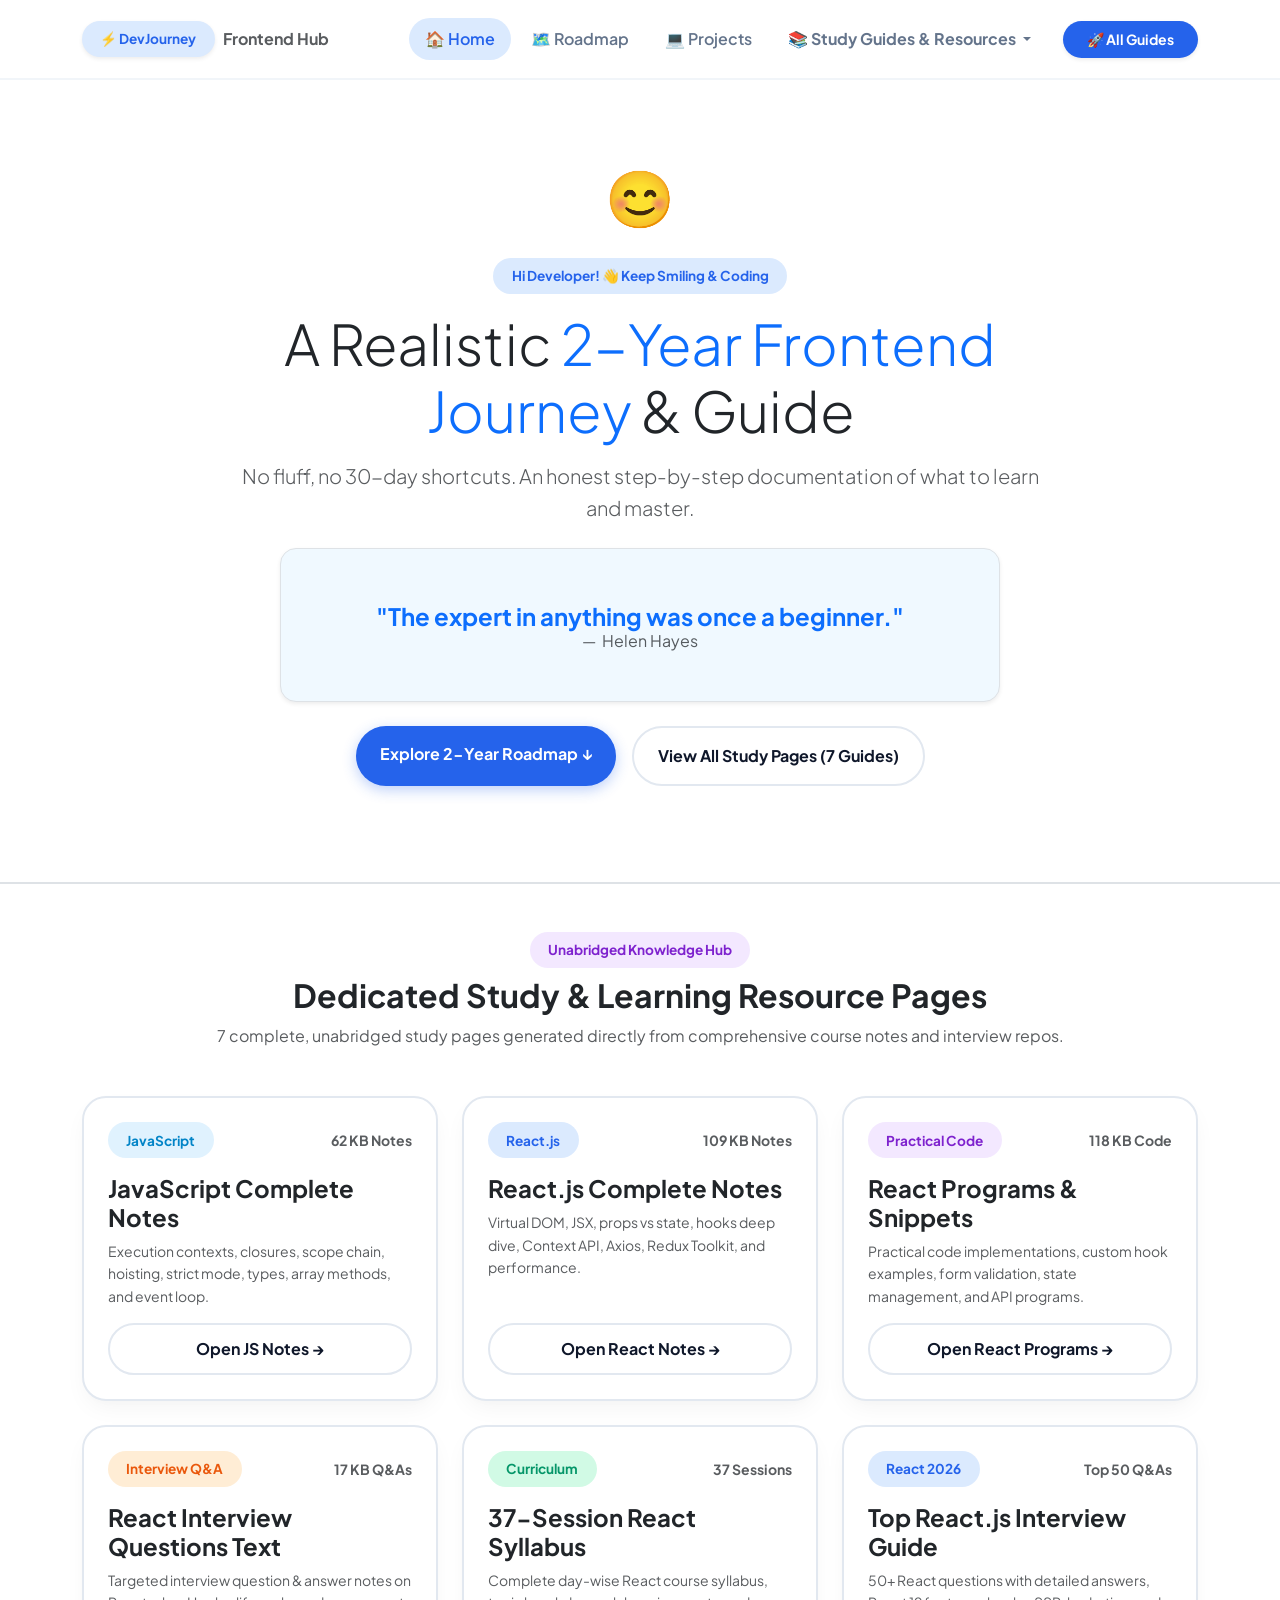
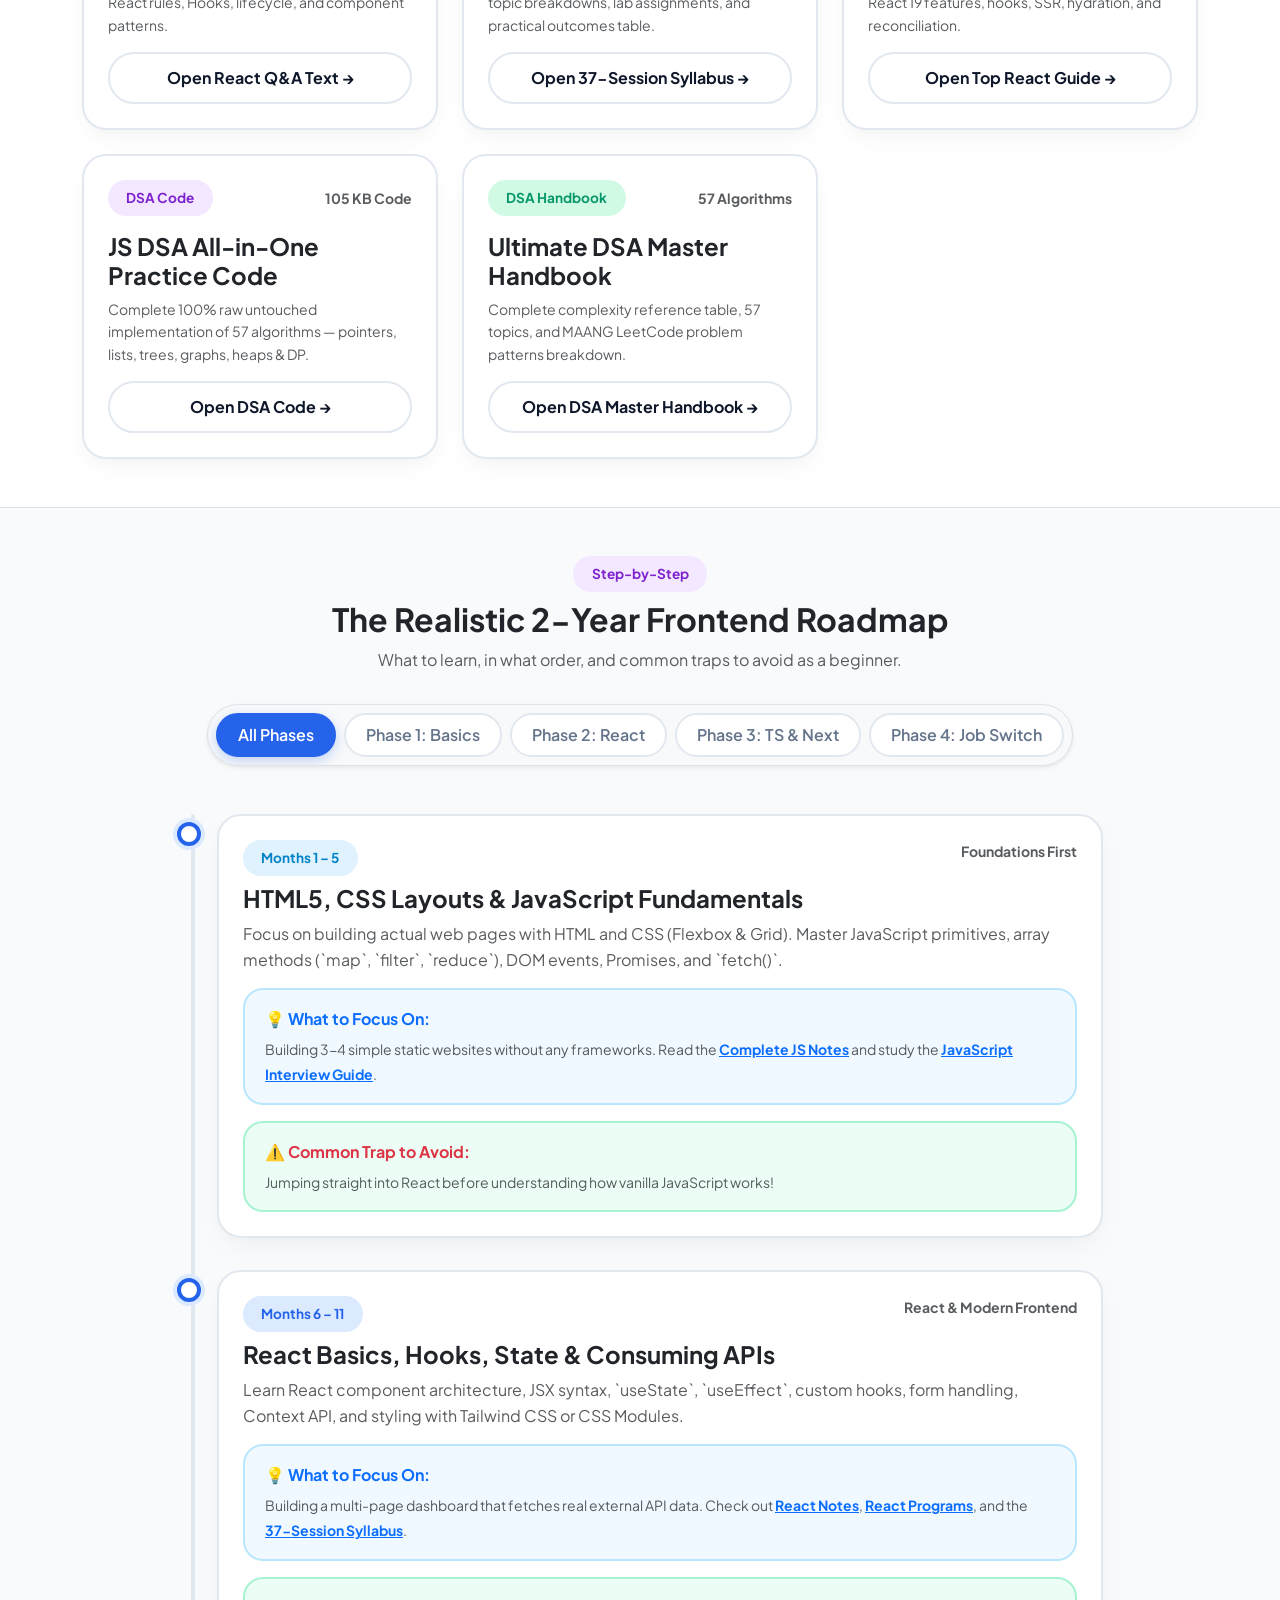
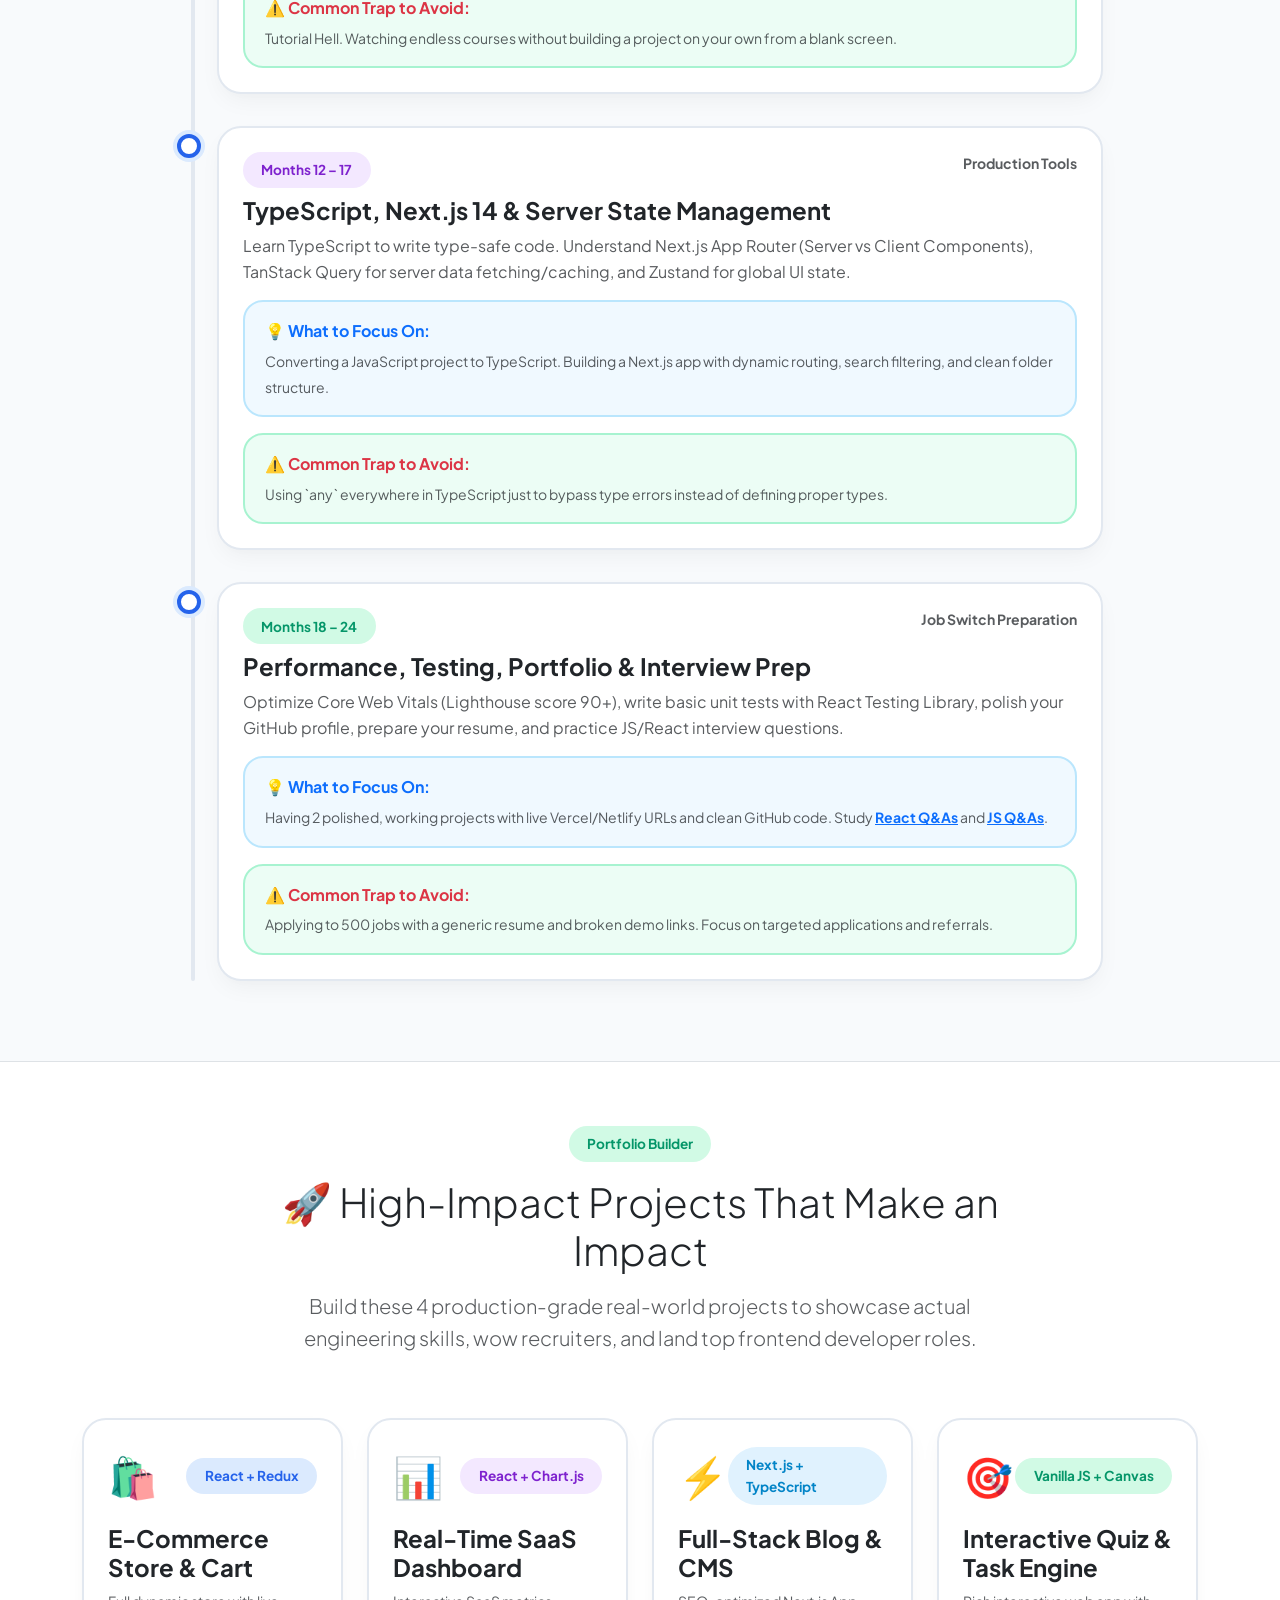
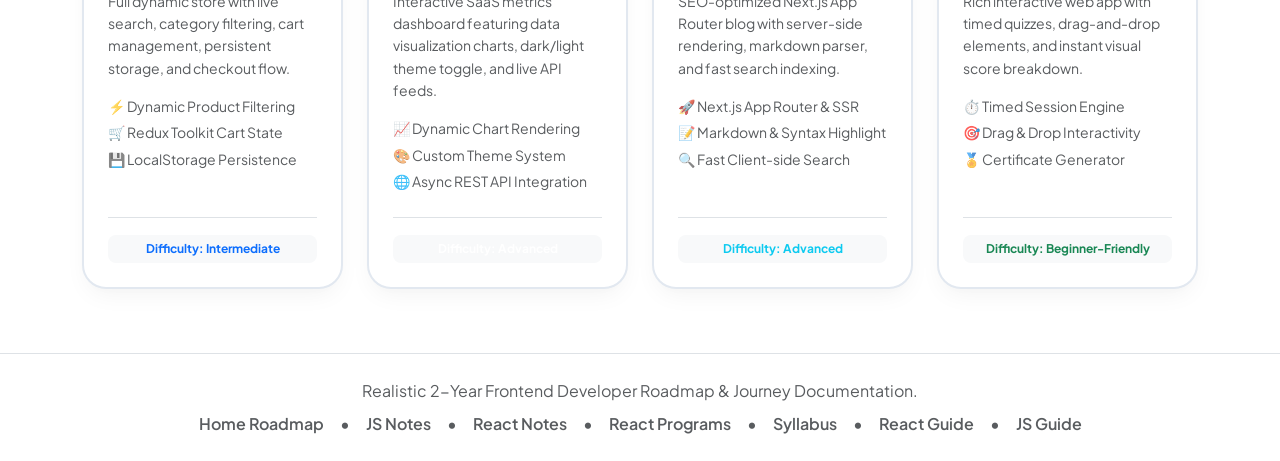
<file: index.html>
<!DOCTYPE html>
<html lang="en" data-bs-theme="light">

<head>
  <meta charset="UTF-8">
  <meta name="viewport" content="width=device-width, initial-scale=1.0">
  <title>Realistic 2-Year Frontend Developer Roadmap &amp; Journey Guide</title>
  <meta name="description"
    content="A realistic, practical 2-year learning roadmap and documentation for new developers preparing for a career switch into Frontend Engineering.">

  <!-- Google Fonts -->
  <link rel="preconnect" href="https://fonts.googleapis.com">
  <link rel="preconnect" href="https://fonts.gstatic.com" crossorigin>
  <link
    href="https://fonts.googleapis.com/css2?family=Fira+Code:wght@400;500;600&family=Plus+Jakarta+Sans:wght@400;500;600;700;800&display=swap"
    rel="stylesheet">

  <!-- Bootstrap 5.3 CSS -->
  <link href="https://cdn.jsdelivr.net/npm/bootstrap@5.3.2/dist/css/bootstrap.min.css" rel="stylesheet">

  <!-- Custom Bubbly Light Styles -->
  <link rel="stylesheet" href="styles.css">
</head>

<body>

  <!-- Cool Sleek Non-Repetitive Navbar -->
  <nav class="navbar navbar-expand-lg navbar-custom sticky-top">
    <div class="container">
      <a class="navbar-brand fw-extrabold text-dark d-flex align-items-center gap-2" href="index.html">
        <span class="bubble-pill bubble-primary shadow-sm">⚡ DevJourney</span>
        <span class="fs-6 text-muted fw-bold d-none d-sm-inline">Frontend Hub</span>
      </a>
      
      <button class="navbar-toggler border-0 shadow-none" type="button" data-bs-toggle="collapse" data-bs-target="#navbarNav">
        <span class="navbar-toggler-icon"></span>
      </button>
      
      <div class="collapse navbar-collapse" id="navbarNav">
        <ul class="navbar-nav ms-auto align-items-lg-center gap-lg-1">
          <li class="nav-item"><a class="nav-link px-3 active" href="index.html#overview">🏠 Home</a></li>
          <li class="nav-item"><a class="nav-link px-3" href="index.html#roadmap">🗺️ Roadmap</a></li>
          <li class="nav-item"><a class="nav-link px-3" href="index.html#projects">💻 Projects</a></li>
          
          <!-- Single Clean Categorized Dropdown -->
          <li class="nav-item dropdown">
            <a class="nav-link dropdown-toggle px-3 fw-bold" href="#" role="button" data-bs-toggle="dropdown">
              📚 Study Guides &amp; Resources
            </a>
            <ul class="dropdown-menu dropdown-menu-end border-0 shadow-lg rounded-4 p-3 mt-2" style="min-width: 280px;">
              <li><h6 class="dropdown-header text-uppercase text-primary fw-extrabold px-2 mb-1" style="font-size: 0.75rem; letter-spacing: 0.05em;">Core Notes &amp; Code</h6></li>
              <li><a class="dropdown-item rounded-3 py-2 px-2 fw-semibold" href="javascript-notes.html">⚡ JavaScript Notes</a></li>
              <li><a class="dropdown-item rounded-3 py-2 px-2 fw-semibold" href="react-notes.html">⚛️ React.js Complete Notes</a></li>
              <li><a class="dropdown-item rounded-3 py-2 px-2 fw-semibold" href="react-programs.html">💻 React Programs &amp; Examples</a></li>
              <li><a class="dropdown-item rounded-3 py-2 px-2 fw-semibold" href="dsa-practice-code.html">🧠 JS DSA Practice Code</a></li>
              
              <li><hr class="dropdown-divider my-2"></li>
              
              <li><h6 class="dropdown-header text-uppercase text-purple fw-extrabold px-2 mb-1" style="font-size: 0.75rem; letter-spacing: 0.05em;">Syllabus &amp; Guides</h6></li>
              <li><a class="dropdown-item rounded-3 py-2 px-2 fw-semibold" href="dsa-guide.html">🚀 Ultimate DSA Master Handbook</a></li>
              <li><a class="dropdown-item rounded-3 py-2 px-2 fw-semibold" href="react-syllabus.html">📅 37-Session Syllabus</a></li>
              <li><a class="dropdown-item rounded-3 py-2 px-2 fw-semibold" href="react-interview-questions-notes.html">❓ React Q&amp;A Notes</a></li>
              <li><a class="dropdown-item rounded-3 py-2 px-2 fw-semibold" href="react-interview.html">📘 Top 50 React Interview Guide</a></li>
              <li><a class="dropdown-item rounded-3 py-2 px-2 fw-semibold" href="javascript-interview.html">📙 Top 180 JS Interview Guide</a></li>
            </ul>
          </li>
        </ul>
        
        <div class="ms-lg-3 mt-3 mt-lg-0">
          <a href="index.html#resources" class="btn btn-bubbly-primary btn-sm px-4 py-2 shadow-sm">
            🚀 All Guides
          </a>
        </div>
      </div>
    </div>
  </nav>

  <!-- Hero Section with Friendly Smile & Motivating Quote Rotator -->
  <section id="overview" class="py-5 bg-white border-bottom">
    <div class="container py-4 text-center">
      <div class="max-w-3xl mx-auto" style="max-width: 800px;">
        <!-- Animated Bouncing Smile Icon -->
        <div class="mb-3">
          <span class="smile-animated-icon">😊</span>
        </div>
        
        <!-- Friendly Greeting -->
        <span class="bubble-pill bubble-primary mb-3">Hi Developer! 👋 Keep Smiling &amp; Coding</span>
        <h1 class="display-4 fw-extrabold text-dark mb-3">
          A Realistic <span class="text-primary">2-Year Frontend Journey</span> &amp; Guide
        </h1>
        <p class="lead text-muted mb-4">
          No fluff, no 30-day shortcuts. An honest step-by-step documentation of what to learn and master.
        </p>

        <!-- Auto-Changing Motivating Quote Card in Hero -->
        <div class="quote-box learn-box p-4 p-md-5 rounded-4 shadow-sm mx-auto mb-4 border" style="max-width: 720px;">
          <div id="quoteContainer">
            <blockquote id="quoteText" class="blockquote fs-4 fw-bold text-primary mb-2">
              "The expert in anything was once a beginner."
            </blockquote>
            <figcaption id="quoteAuthor" class="blockquote-footer text-muted mb-0 fs-6">
              Helen Hayes
            </figcaption>
          </div>
        </div>

        <!-- Action Buttons -->
        <div class="d-flex justify-content-center flex-wrap gap-3 mb-4">
          <a href="#roadmap" class="btn btn-bubbly-primary px-4 py-3 fs-6">
            Explore 2-Year Roadmap ↓
          </a>
          <a href="#resources" class="btn btn-bubbly-secondary px-4 py-3 fs-6">
            View All Study Pages (7 Guides)
          </a>
        </div>
      </div>



    </div>
  </section>

  <!-- Complete Study Resource Pages Section -->
  <section id="resources" class="py-5 bg-white border-top border-bottom">
    <div class="container">
      <div class="text-center max-w-2xl mx-auto mb-5">
        <span class="bubble-pill bubble-purple mb-2">Unabridged Knowledge Hub</span>
        <h2 class="fw-bold text-dark">Dedicated Study &amp; Learning Resource Pages</h2>
        <p class="text-muted">7 complete, unabridged study pages generated directly from comprehensive course notes and interview repos.</p>
      </div>

      <div class="row g-4">
        <!-- Resource 1: JS Notes -->
        <div class="col-md-6 col-lg-4">
          <div class="bubbly-card p-4 h-100 d-flex flex-column">
            <div class="d-flex justify-content-between align-items-center mb-3">
              <span class="bubble-pill bubble-sky">JavaScript</span>
              <span class="small text-muted fw-bold">62 KB Notes</span>
            </div>
            <h4 class="fw-bold text-dark mb-2">JavaScript Complete Notes</h4>
            <p class="small text-muted mb-3 flex-grow-1">Execution contexts, closures, scope chain, hoisting, strict mode, types, array methods, and event loop.</p>
            <a href="javascript-notes.html" class="btn btn-bubbly-secondary text-center w-100">
              Open JS Notes &rarr;
            </a>
          </div>
        </div>

        <!-- Resource 2: React Notes -->
        <div class="col-md-6 col-lg-4">
          <div class="bubbly-card p-4 h-100 d-flex flex-column">
            <div class="d-flex justify-content-between align-items-center mb-3">
              <span class="bubble-pill bubble-primary">React.js</span>
              <span class="small text-muted fw-bold">109 KB Notes</span>
            </div>
            <h4 class="fw-bold text-dark mb-2">React.js Complete Notes</h4>
            <p class="small text-muted mb-3 flex-grow-1">Virtual DOM, JSX, props vs state, hooks deep dive, Context API, Axios, Redux Toolkit, and performance.</p>
            <a href="react-notes.html" class="btn btn-bubbly-secondary text-center w-100">
              Open React Notes &rarr;
            </a>
          </div>
        </div>

        <!-- Resource 3: React Programs -->
        <div class="col-md-6 col-lg-4">
          <div class="bubbly-card p-4 h-100 d-flex flex-column">
            <div class="d-flex justify-content-between align-items-center mb-3">
              <span class="bubble-pill bubble-purple">Practical Code</span>
              <span class="small text-muted fw-bold">118 KB Code</span>
            </div>
            <h4 class="fw-bold text-dark mb-2">React Programs &amp; Snippets</h4>
            <p class="small text-muted mb-3 flex-grow-1">Practical code implementations, custom hook examples, form validation, state management, and API programs.</p>
            <a href="react-programs.html" class="btn btn-bubbly-secondary text-center w-100">
              Open React Programs &rarr;
            </a>
          </div>
        </div>

        <!-- Resource 4: React Interview Questions Notes -->
        <div class="col-md-6 col-lg-4">
          <div class="bubbly-card p-4 h-100 d-flex flex-column">
            <div class="d-flex justify-content-between align-items-center mb-3">
              <span class="bubble-pill bubble-coral">Interview Q&amp;A</span>
              <span class="small text-muted fw-bold">17 KB Q&amp;As</span>
            </div>
            <h4 class="fw-bold text-dark mb-2">React Interview Questions Text</h4>
            <p class="small text-muted mb-3 flex-grow-1">Targeted interview question &amp; answer notes on React rules, Hooks, lifecycle, and component patterns.</p>
            <a href="react-interview-questions-notes.html" class="btn btn-bubbly-secondary text-center w-100">
              Open React Q&amp;A Text &rarr;
            </a>
          </div>
        </div>

        <!-- Resource 5: 37-Session Syllabus -->
        <div class="col-md-6 col-lg-4">
          <div class="bubbly-card p-4 h-100 d-flex flex-column">
            <div class="d-flex justify-content-between align-items-center mb-3">
              <span class="bubble-pill bubble-success">Curriculum</span>
              <span class="small text-muted fw-bold">37 Sessions</span>
            </div>
            <h4 class="fw-bold text-dark mb-2">37-Session React Syllabus</h4>
            <p class="small text-muted mb-3 flex-grow-1">Complete day-wise React course syllabus, topic breakdowns, lab assignments, and practical outcomes table.</p>
            <a href="react-syllabus.html" class="btn btn-bubbly-secondary text-center w-100">
              Open 37-Session Syllabus &rarr;
            </a>
          </div>
        </div>

        <!-- Resource 6: Top React 2026 -->
        <div class="col-md-6 col-lg-4">
          <div class="bubbly-card p-4 h-100 d-flex flex-column">
            <div class="d-flex justify-content-between align-items-center mb-3">
              <span class="bubble-pill bubble-primary">React 2026</span>
              <span class="small text-muted fw-bold">Top 50 Q&amp;As</span>
            </div>
            <h4 class="fw-bold text-dark mb-2">Top React.js Interview Guide</h4>
            <p class="small text-muted mb-3 flex-grow-1">50+ React questions with detailed answers, React 19 features, hooks, SSR, hydration, and reconciliation.</p>
            <a href="react-interview.html" class="btn btn-bubbly-secondary text-center w-100">
              Open Top React Guide &rarr;
            </a>
          </div>
        </div>

        <!-- Resource 7: JS DSA Practice Code -->
        <div class="col-md-6 col-lg-4">
          <div class="bubbly-card p-4 h-100 d-flex flex-column">
            <div class="d-flex justify-content-between align-items-center mb-3">
              <span class="bubble-pill bubble-purple">DSA Code</span>
              <span class="small text-muted fw-bold">105 KB Code</span>
            </div>
            <h4 class="fw-bold text-dark mb-2">JS DSA All-in-One Practice Code</h4>
            <p class="small text-muted mb-3 flex-grow-1">Complete 100% raw untouched implementation of 57 algorithms — pointers, lists, trees, graphs, heaps &amp; DP.</p>
            <a href="dsa-practice-code.html" class="btn btn-bubbly-secondary text-center w-100">
              Open DSA Code &rarr;
            </a>
          </div>
        </div>

        <!-- Resource 8: Ultimate DSA Master Handbook -->
        <div class="col-md-6 col-lg-4">
          <div class="bubbly-card p-4 h-100 d-flex flex-column">
            <div class="d-flex justify-content-between align-items-center mb-3">
              <span class="bubble-pill bubble-success">DSA Handbook</span>
              <span class="small text-muted fw-bold">57 Algorithms</span>
            </div>
            <h4 class="fw-bold text-dark mb-2">Ultimate DSA Master Handbook</h4>
            <p class="small text-muted mb-3 flex-grow-1">Complete complexity reference table, 57 topics, and MAANG LeetCode problem patterns breakdown.</p>
            <a href="dsa-guide.html" class="btn btn-bubbly-secondary text-center w-100">
              Open DSA Master Handbook &rarr;
            </a>
          </div>
        </div>

      </div>
    </div>
  </section>

  <!-- Section 1: The Realistic 2-Year Roadmap -->
  <section id="roadmap" class="py-5">
    <div class="container">
      <div class="text-center max-w-2xl mx-auto mb-5">
        <span class="bubble-pill bubble-purple mb-2">Step-by-Step</span>
        <h2 class="fw-bold text-dark">The Realistic 2-Year Frontend Roadmap</h2>
        <p class="text-muted">What to learn, in what order, and common traps to avoid as a beginner.</p>

        <div class="filter-pills-wrapper gap-2 p-2 rounded-pill bg-light border mt-3 shadow-sm">
          <button class="btn btn-pill-custom active" data-filter="all">All Phases</button>
          <button class="btn btn-pill-custom" data-filter="phase-1">Phase 1: Basics</button>
          <button class="btn btn-pill-custom" data-filter="phase-2">Phase 2: React</button>
          <button class="btn btn-pill-custom" data-filter="phase-3">Phase 3: TS &amp; Next</button>
          <button class="btn btn-pill-custom" data-filter="phase-4">Phase 4: Job Switch</button>
        </div>
      </div>

      <div class="row justify-content-center">
        <div class="col-lg-10">
          <div class="timeline-container">

            <!-- Phase 1 -->
            <div class="timeline-item phase-1">
              <div class="timeline-dot"></div>
              <div class="bubbly-card p-4">
                <div class="d-flex justify-content-between align-items-start mb-2">
                  <span class="bubble-pill bubble-sky">Months 1 – 5</span>
                  <small class="text-muted fw-bold">Foundations First</small>
                </div>
                <h4 class="fw-bold text-dark mb-2">HTML5, CSS Layouts &amp; JavaScript Fundamentals</h4>
                <p class="text-muted mb-3">Focus on building actual web pages with HTML and CSS (Flexbox &amp; Grid).
                  Master JavaScript primitives, array methods (`map`, `filter`, `reduce`), DOM events, Promises, and
                  `fetch()`.</p>

                <div class="learn-box mb-3">
                  <strong class="text-primary d-block mb-1">💡 What to Focus On:</strong>
                  <span class="small text-muted">Building 3-4 simple static websites without any frameworks. Read the <a
                      href="javascript-notes.html" class="fw-bold text-primary">Complete JS Notes</a> and study the <a
                      href="javascript-interview.html" class="fw-bold text-primary">JavaScript Interview Guide</a>.</span>
                </div>

                <div class="apply-box">
                  <strong class="text-danger d-block mb-1">⚠️ Common Trap to Avoid:</strong>
                  <span class="small text-muted">Jumping straight into React before understanding how vanilla JavaScript
                    works!</span>
                </div>
              </div>
            </div>

            <!-- Phase 2 -->
            <div class="timeline-item phase-2">
              <div class="timeline-dot"></div>
              <div class="bubbly-card p-4">
                <div class="d-flex justify-content-between align-items-start mb-2">
                  <span class="bubble-pill bubble-primary">Months 6 – 11</span>
                  <small class="text-muted fw-bold">React &amp; Modern Frontend</small>
                </div>
                <h4 class="fw-bold text-dark mb-2">React Basics, Hooks, State &amp; Consuming APIs</h4>
                <p class="text-muted mb-3">Learn React component architecture, JSX syntax, `useState`, `useEffect`,
                  custom hooks, form handling, Context API, and styling with Tailwind CSS or CSS Modules.</p>

                <div class="learn-box mb-3">
                  <strong class="text-primary d-block mb-1">💡 What to Focus On:</strong>
                  <span class="small text-muted">Building a multi-page dashboard that fetches real external API data.
                    Check out <a href="react-notes.html" class="fw-bold text-primary">React Notes</a>, <a
                      href="react-programs.html" class="fw-bold text-primary">React Programs</a>, and the <a
                      href="react-syllabus.html" class="fw-bold text-primary">37-Session Syllabus</a>.</span>
                </div>

                <div class="apply-box">
                  <strong class="text-danger d-block mb-1">⚠️ Common Trap to Avoid:</strong>
                  <span class="small text-muted">Tutorial Hell. Watching endless courses without building a project on
                    your own from a blank screen.</span>
                </div>
              </div>
            </div>

            <!-- Phase 3 -->
            <div class="timeline-item phase-3">
              <div class="timeline-dot"></div>
              <div class="bubbly-card p-4">
                <div class="d-flex justify-content-between align-items-start mb-2">
                  <span class="bubble-pill bubble-purple">Months 12 – 17</span>
                  <small class="text-muted fw-bold">Production Tools</small>
                </div>
                <h4 class="fw-bold text-dark mb-2">TypeScript, Next.js 14 &amp; Server State Management</h4>
                <p class="text-muted mb-3">Learn TypeScript to write type-safe code. Understand Next.js App Router
                  (Server vs Client Components), TanStack Query for server data fetching/caching, and Zustand for global
                  UI state.</p>

                <div class="learn-box mb-3">
                  <strong class="text-primary d-block mb-1">💡 What to Focus On:</strong>
                  <span class="small text-muted">Converting a JavaScript project to TypeScript. Building a Next.js app
                    with dynamic routing, search filtering, and clean folder structure.</span>
                </div>

                <div class="apply-box">
                  <strong class="text-danger d-block mb-1">⚠️ Common Trap to Avoid:</strong>
                  <span class="small text-muted">Using `any` everywhere in TypeScript just to bypass type errors instead
                    of defining proper types.</span>
                </div>
              </div>
            </div>

            <!-- Phase 4 -->
            <div class="timeline-item phase-4">
              <div class="timeline-dot"></div>
              <div class="bubbly-card p-4">
                <div class="d-flex justify-content-between align-items-start mb-2">
                  <span class="bubble-pill bubble-success">Months 18 – 24</span>
                  <small class="text-muted fw-bold">Job Switch Preparation</small>
                </div>
                <h4 class="fw-bold text-dark mb-2">Performance, Testing, Portfolio &amp; Interview Prep</h4>
                <p class="text-muted mb-3">Optimize Core Web Vitals (Lighthouse score 90+), write basic unit tests with
                  React Testing Library, polish your GitHub profile, prepare your resume, and practice JS/React
                  interview questions.</p>

                <div class="learn-box mb-3">
                  <strong class="text-primary d-block mb-1">💡 What to Focus On:</strong>
                  <span class="small text-muted">Having 2 polished, working projects with live Vercel/Netlify URLs and
                    clean GitHub code. Study <a href="react-interview.html" class="fw-bold text-primary">React Q&amp;As</a> and <a href="javascript-interview.html" class="fw-bold text-primary">JS Q&amp;As</a>.</span>
                </div>

                <div class="apply-box">
                  <strong class="text-danger d-block mb-1">⚠️ Common Trap to Avoid:</strong>
                  <span class="small text-muted">Applying to 500 jobs with a generic resume and broken demo links. Focus
                    on targeted applications and referrals.</span>
                </div>
              </div>
            </div>

          </div>
        </div>
      </div>
    </div>
  </section>

  <!-- High-Impact Projects Showcase Section -->
  <section id="projects" class="py-5 bg-white border-top">
    <div class="container py-3">
      <div class="row mb-5">
        <div class="col-lg-8 mx-auto text-center">
          <span class="bubble-pill bubble-success mb-3">Portfolio Builder</span>
          <h2 class="display-6 fw-extrabold text-dark mb-3">🚀 High-Impact Projects That Make an Impact</h2>
          <p class="lead text-muted">Build these 4 production-grade real-world projects to showcase actual engineering skills, wow recruiters, and land top frontend developer roles.</p>
        </div>
      </div>

      <div class="row g-4">
        <!-- Project 1 -->
        <div class="col-md-6 col-lg-3">
          <div class="bubbly-card h-100 p-4 d-flex flex-column justify-content-between">
            <div>
              <div class="d-flex justify-content-between align-items-center mb-3">
                <span class="fs-1">🛍️</span>
                <span class="bubble-pill bubble-primary">React + Redux</span>
              </div>
              <h4 class="fw-bold text-dark mb-2">E-Commerce Store &amp; Cart</h4>
              <p class="text-muted small mb-3">Full dynamic store with live search, category filtering, cart management, persistent storage, and checkout flow.</p>
              <ul class="list-unstyled text-muted small mb-4">
                <li class="mb-1">⚡ Dynamic Product Filtering</li>
                <li class="mb-1">🛒 Redux Toolkit Cart State</li>
                <li class="mb-1">💾 LocalStorage Persistence</li>
              </ul>
            </div>
            <div class="pt-3 border-top">
              <span class="badge bg-light text-primary fw-bold p-2 w-100 text-center rounded-3">Difficulty: Intermediate</span>
            </div>
          </div>
        </div>

        <!-- Project 2 -->
        <div class="col-md-6 col-lg-3">
          <div class="bubbly-card h-100 p-4 d-flex flex-column justify-content-between">
            <div>
              <div class="d-flex justify-content-between align-items-center mb-3">
                <span class="fs-1">📊</span>
                <span class="bubble-pill bubble-purple">React + Chart.js</span>
              </div>
              <h4 class="fw-bold text-dark mb-2">Real-Time SaaS Dashboard</h4>
              <p class="text-muted small mb-3">Interactive SaaS metrics dashboard featuring data visualization charts, dark/light theme toggle, and live API feeds.</p>
              <ul class="list-unstyled text-muted small mb-4">
                <li class="mb-1">📈 Dynamic Chart Rendering</li>
                <li class="mb-1">🎨 Custom Theme System</li>
                <li class="mb-1">🌐 Async REST API Integration</li>
              </ul>
            </div>
            <div class="pt-3 border-top">
              <span class="badge bg-light text-purple fw-bold p-2 w-100 text-center rounded-3">Difficulty: Advanced</span>
            </div>
          </div>
        </div>

        <!-- Project 3 -->
        <div class="col-md-6 col-lg-3">
          <div class="bubbly-card h-100 p-4 d-flex flex-column justify-content-between">
            <div>
              <div class="d-flex justify-content-between align-items-center mb-3">
                <span class="fs-1">⚡</span>
                <span class="bubble-pill bubble-sky">Next.js + TypeScript</span>
              </div>
              <h4 class="fw-bold text-dark mb-2">Full-Stack Blog &amp; CMS</h4>
              <p class="text-muted small mb-3">SEO-optimized Next.js App Router blog with server-side rendering, markdown parser, and fast search indexing.</p>
              <ul class="list-unstyled text-muted small mb-4">
                <li class="mb-1">🚀 Next.js App Router &amp; SSR</li>
                <li class="mb-1">📝 Markdown &amp; Syntax Highlight</li>
                <li class="mb-1">🔍 Fast Client-side Search</li>
              </ul>
            </div>
            <div class="pt-3 border-top">
              <span class="badge bg-light text-info fw-bold p-2 w-100 text-center rounded-3">Difficulty: Advanced</span>
            </div>
          </div>
        </div>

        <!-- Project 4 -->
        <div class="col-md-6 col-lg-3">
          <div class="bubbly-card h-100 p-4 d-flex flex-column justify-content-between">
            <div>
              <div class="d-flex justify-content-between align-items-center mb-3">
                <span class="fs-1">🎯</span>
                <span class="bubble-pill bubble-success">Vanilla JS + Canvas</span>
              </div>
              <h4 class="fw-bold text-dark mb-2">Interactive Quiz &amp; Task Engine</h4>
              <p class="text-muted small mb-3">Rich interactive web app with timed quizzes, drag-and-drop elements, and instant visual score breakdown.</p>
              <ul class="list-unstyled text-muted small mb-4">
                <li class="mb-1">⏱️ Timed Session Engine</li>
                <li class="mb-1">🎯 Drag &amp; Drop Interactivity</li>
                <li class="mb-1">🏅 Certificate Generator</li>
              </ul>
            </div>
            <div class="pt-3 border-top">
              <span class="badge bg-light text-success fw-bold p-2 w-100 text-center rounded-3">Difficulty: Beginner-Friendly</span>
            </div>
          </div>
        </div>
      </div>
    </div>
  </section>



  <!-- Footer -->
  <footer class="py-4 border-top bg-white">
    <div class="container text-center">
      <p class="text-muted mb-2">Realistic 2-Year Frontend Developer Roadmap &amp; Journey Documentation.</p>
      <div class="d-flex justify-content-center flex-wrap gap-3 text-muted fw-semibold">
        <a href="index.html" class="text-muted text-decoration-none">Home Roadmap</a> &bull;
        <a href="javascript-notes.html" class="text-muted text-decoration-none">JS Notes</a> &bull;
        <a href="react-notes.html" class="text-muted text-decoration-none">React Notes</a> &bull;
        <a href="react-programs.html" class="text-muted text-decoration-none">React Programs</a> &bull;
        <a href="react-syllabus.html" class="text-muted text-decoration-none">Syllabus</a> &bull;
        <a href="react-interview.html" class="text-muted text-decoration-none">React Guide</a> &bull;
        <a href="javascript-interview.html" class="text-muted text-decoration-none">JS Guide</a>
      </div>
    </div>
  </footer>

  <!-- Bootstrap 5 JS Bundle -->
  <script src="https://cdn.jsdelivr.net/npm/bootstrap@5.3.2/dist/js/bootstrap.bundle.min.js"></script>
  <!-- App JS -->
  <script src="app.js"></script>
</body>

</html>
</file>
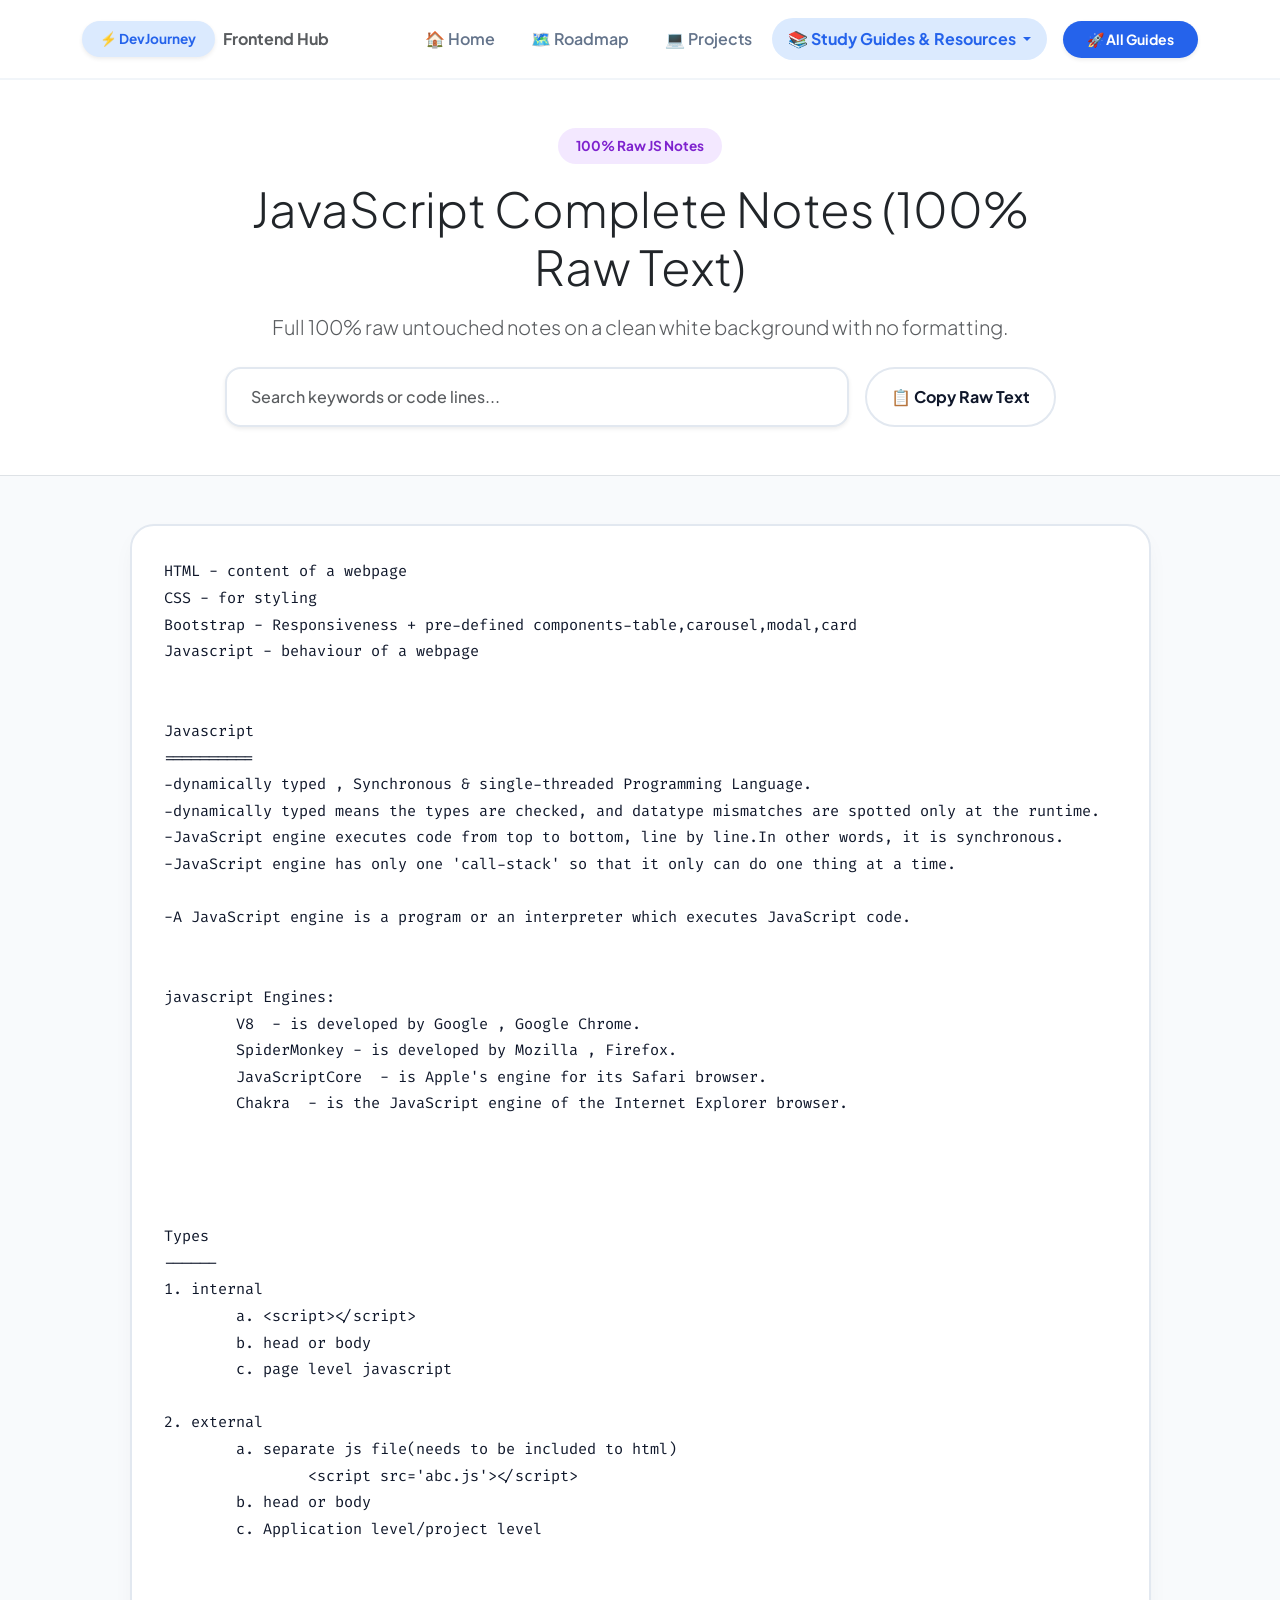
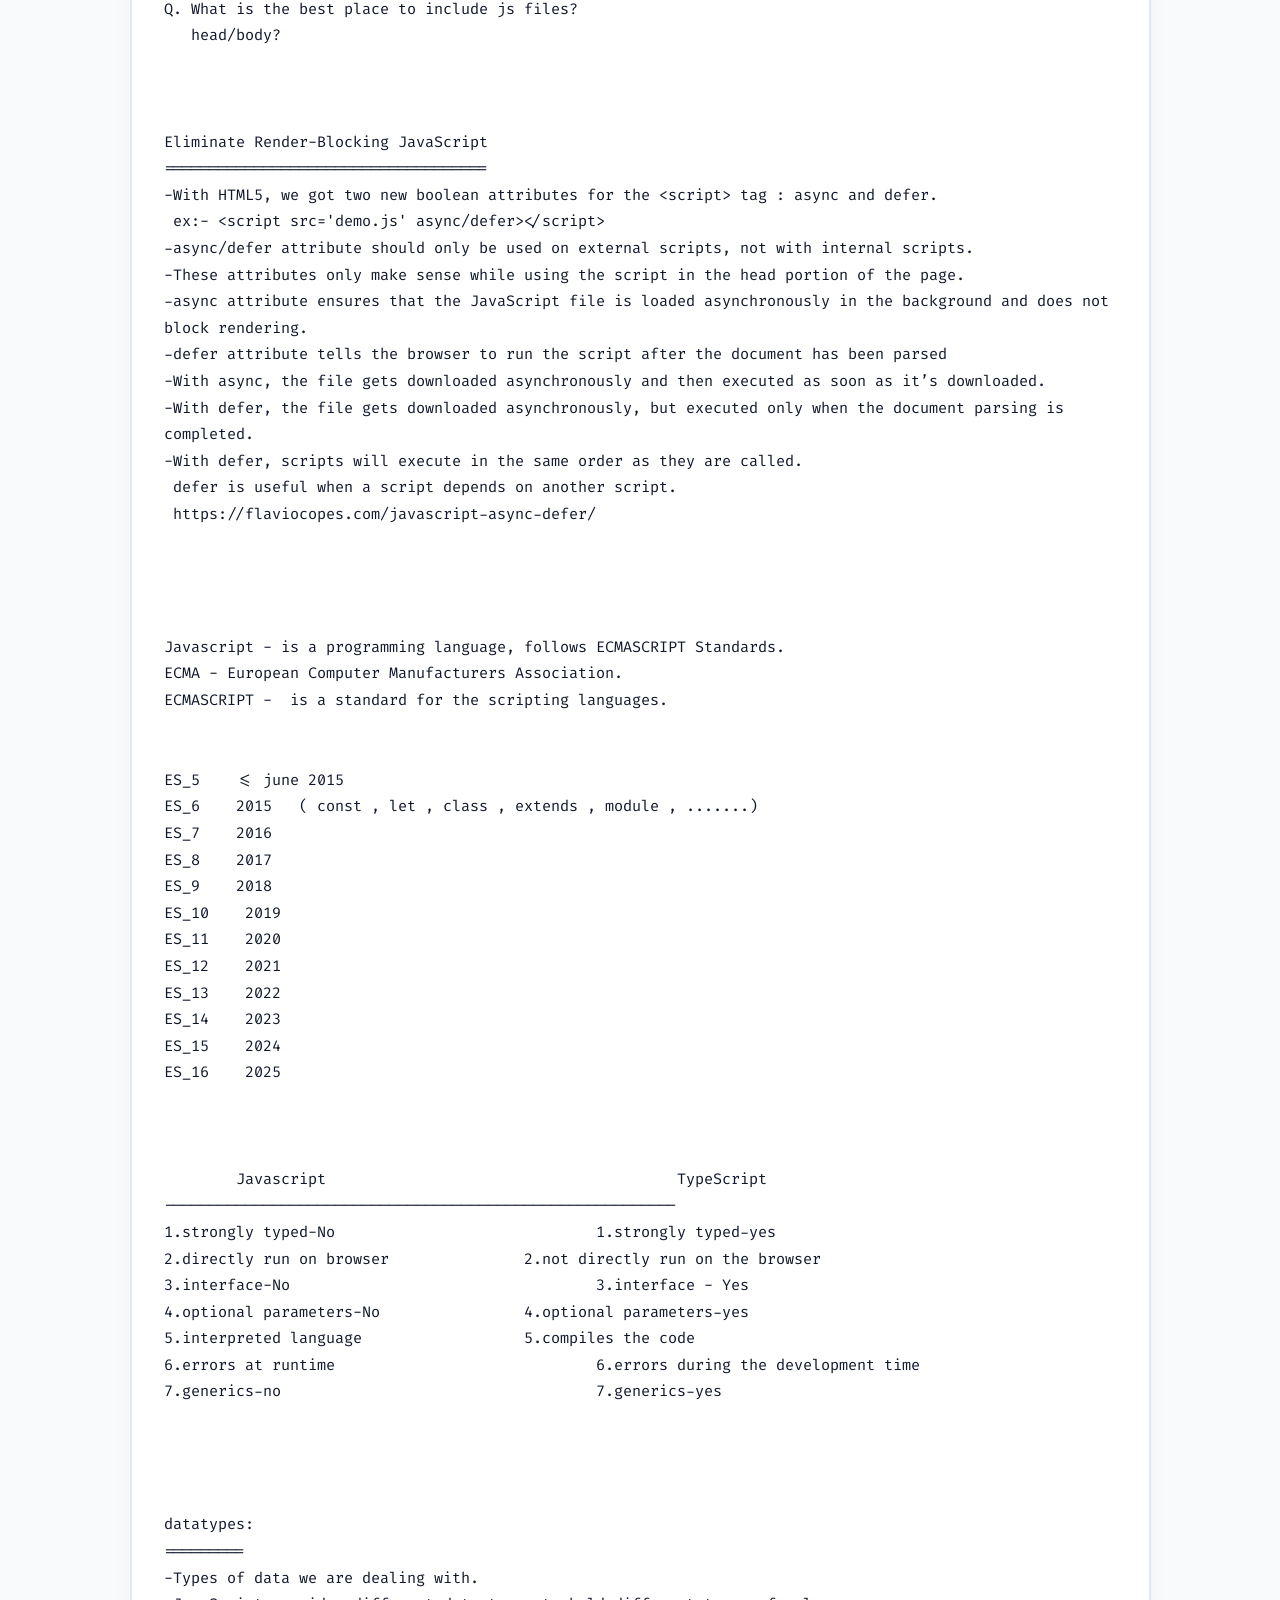
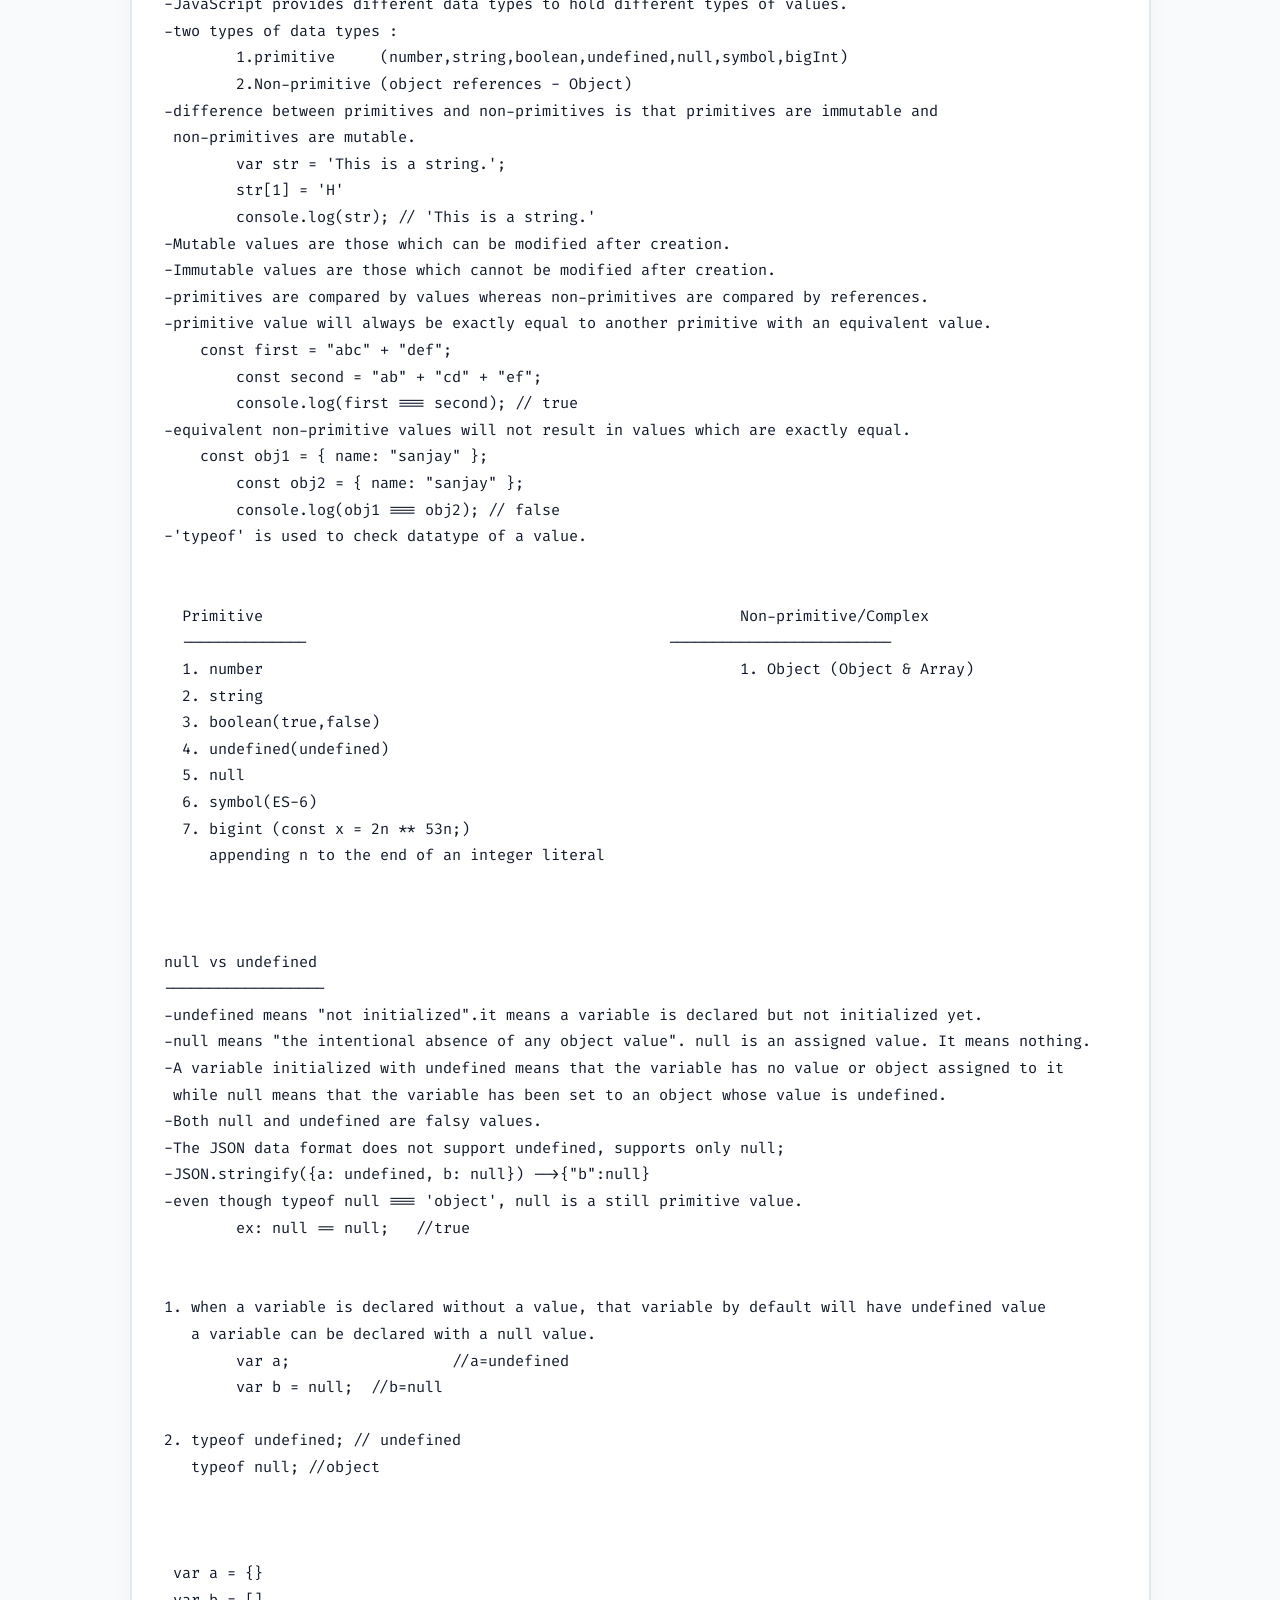
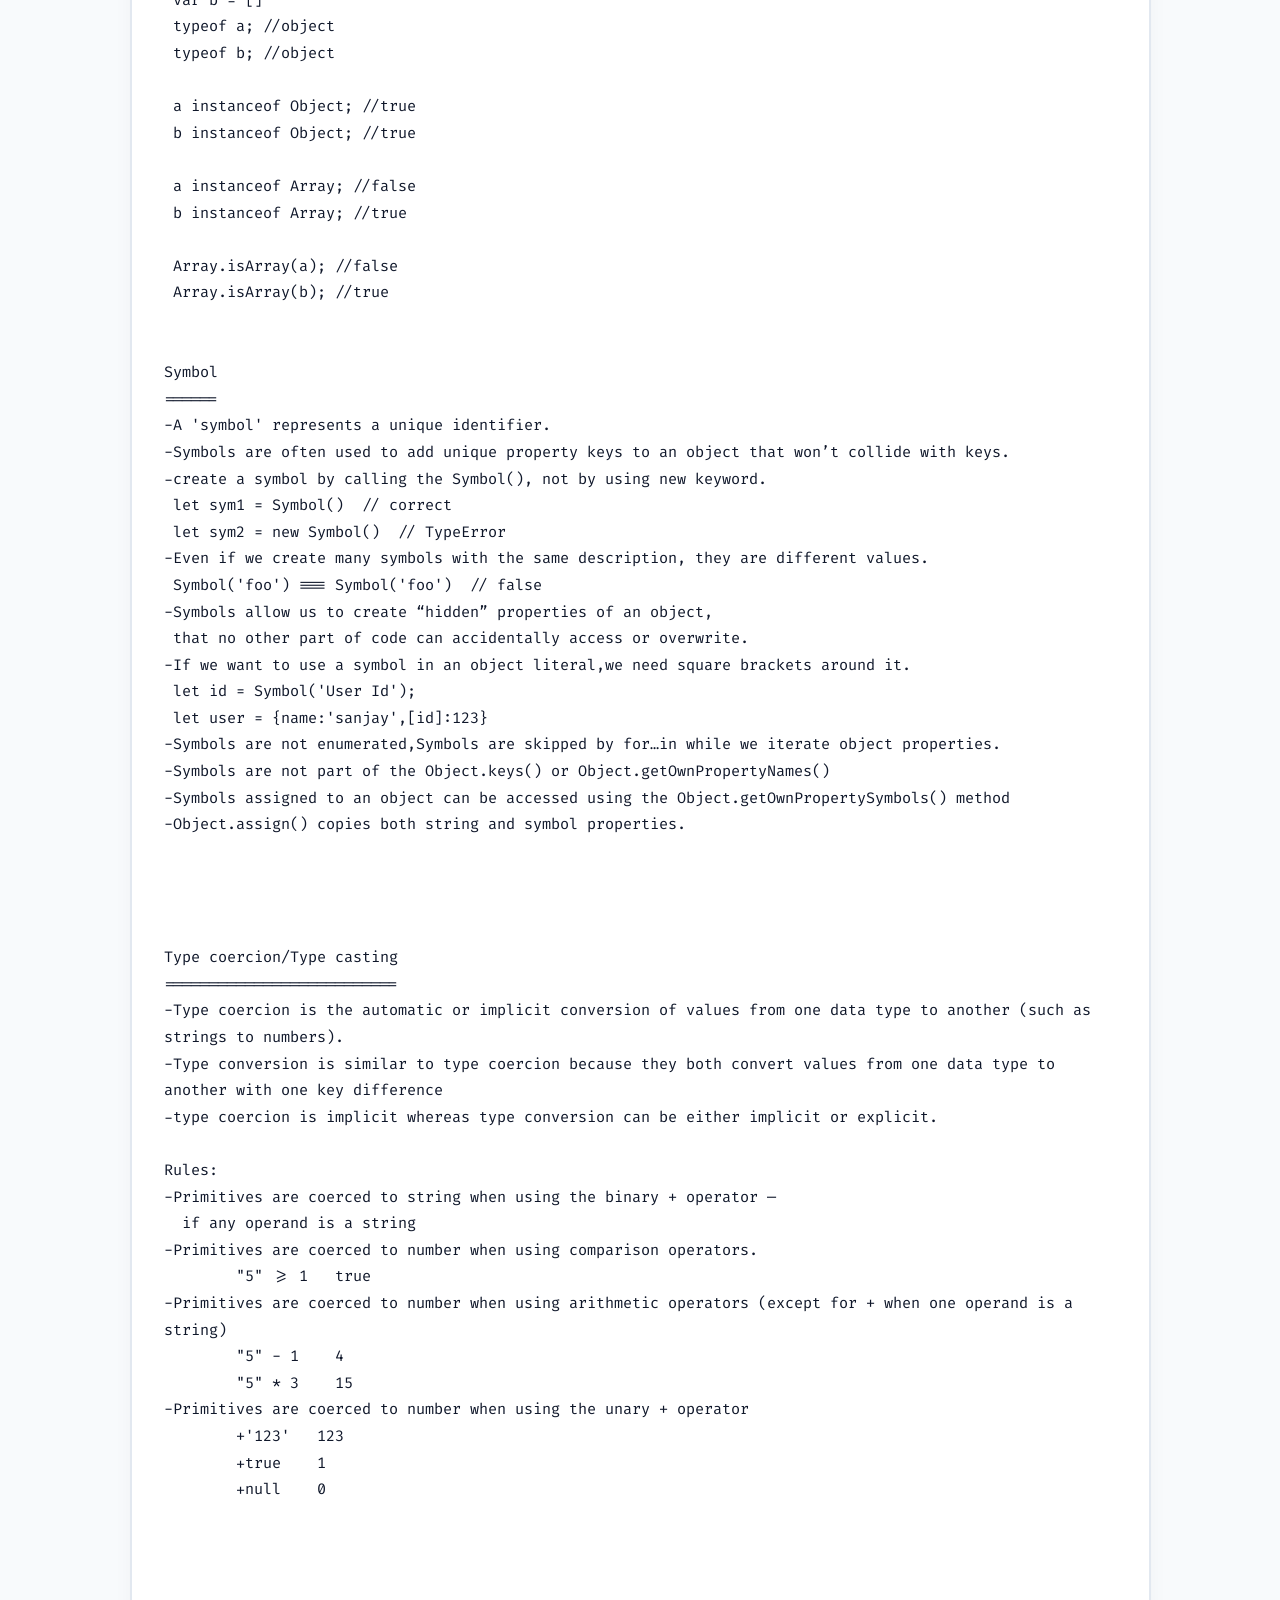
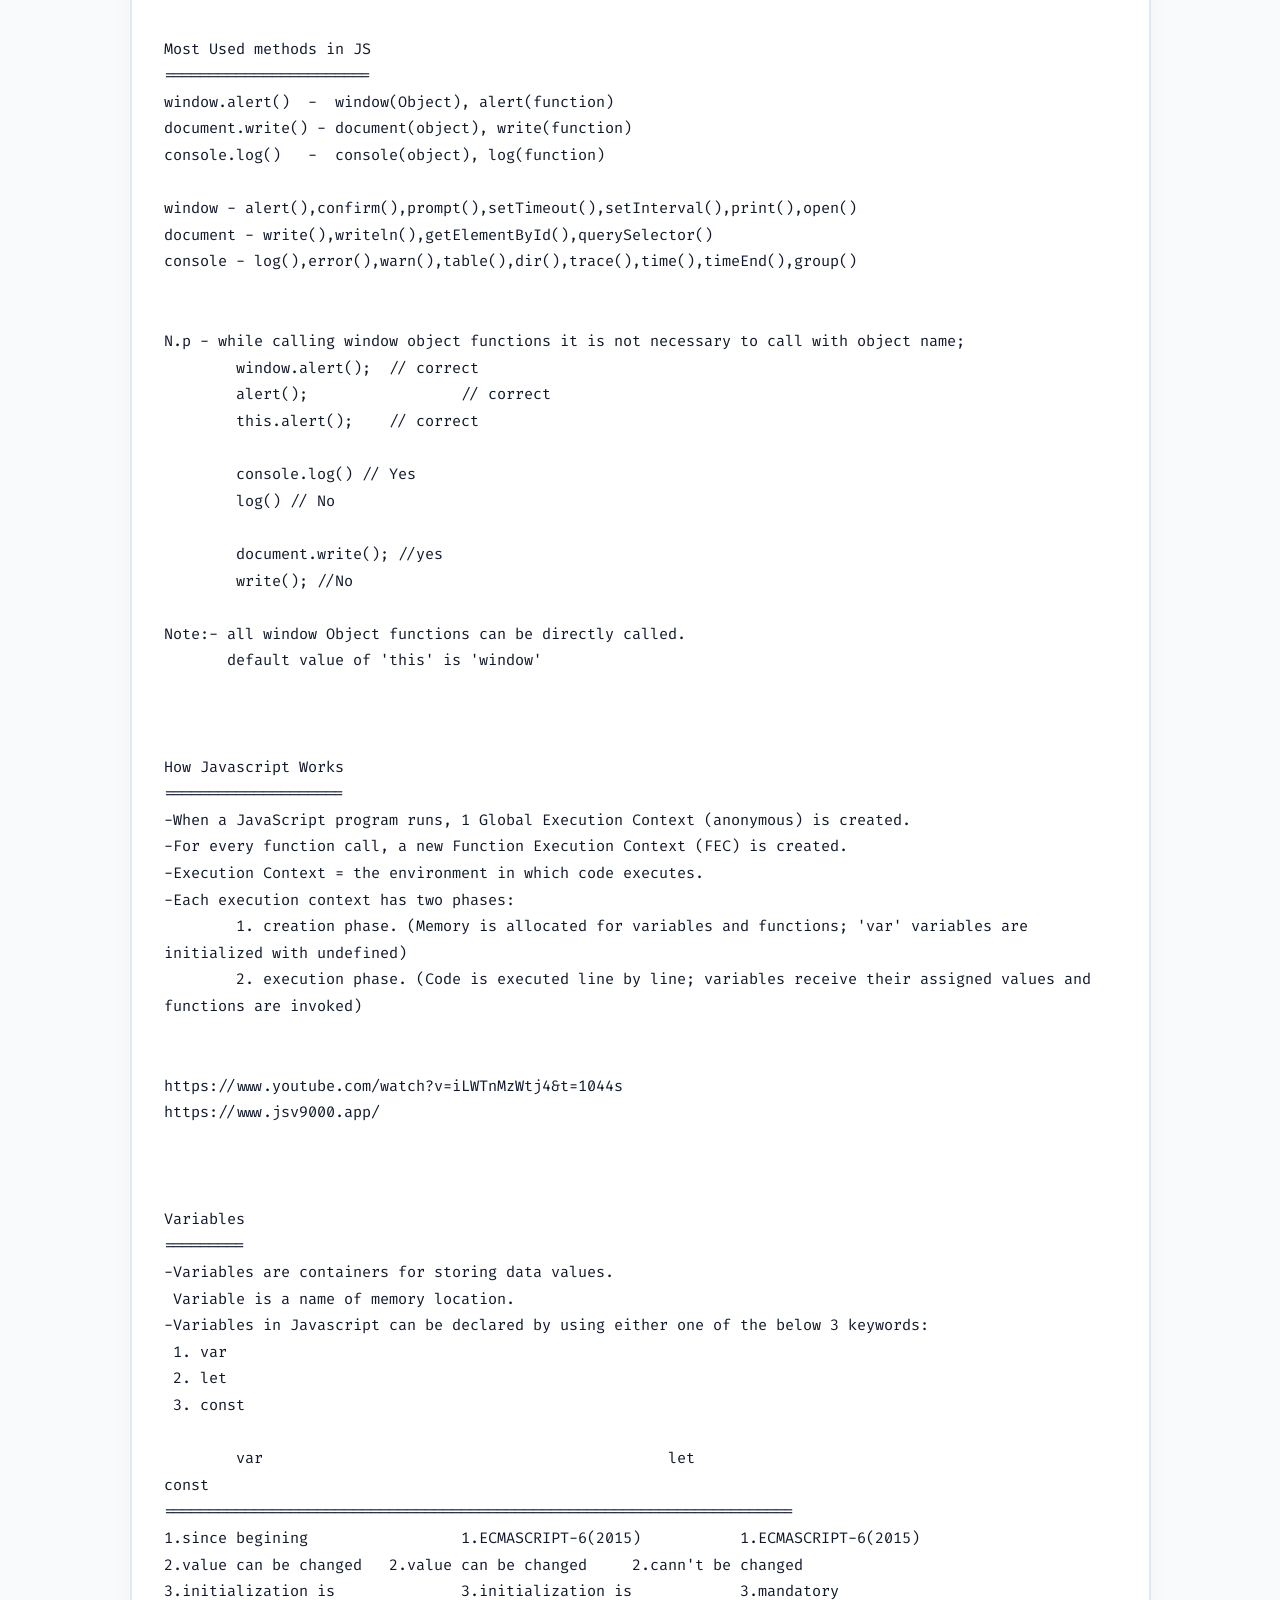
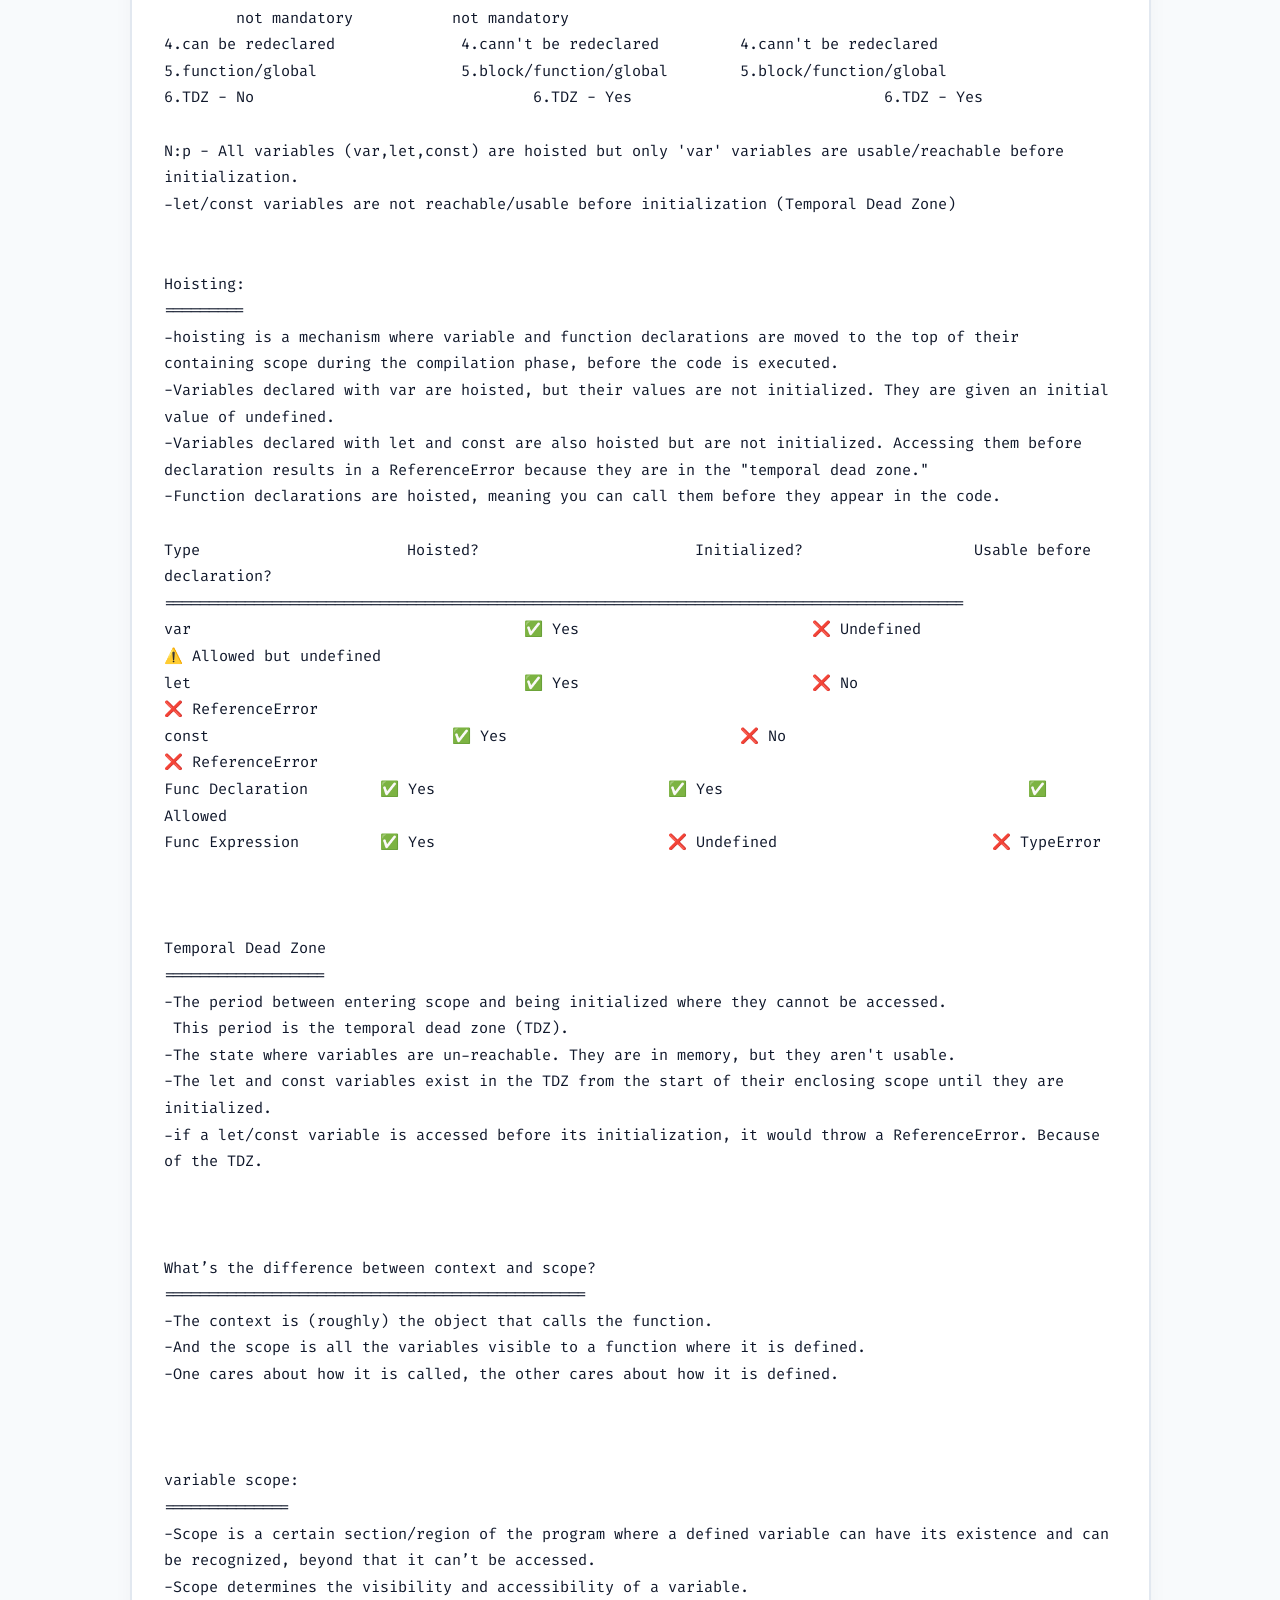
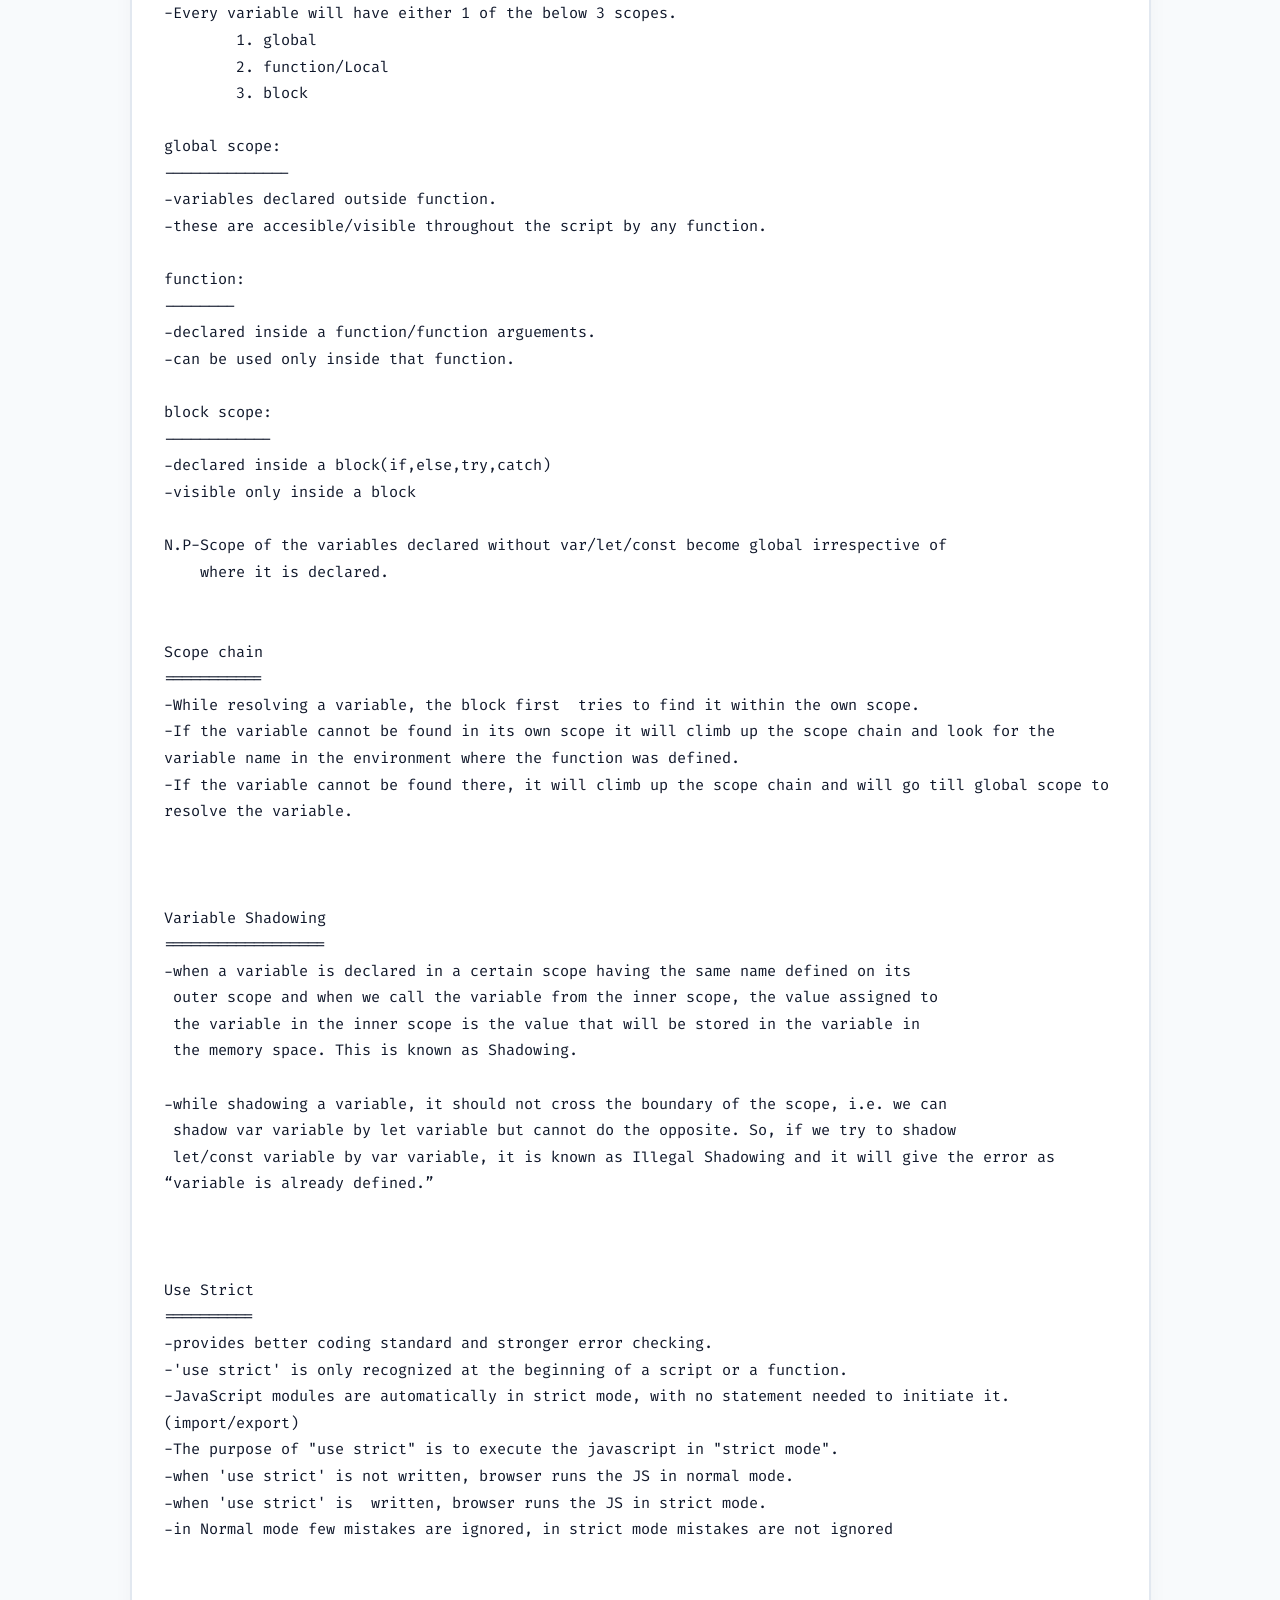
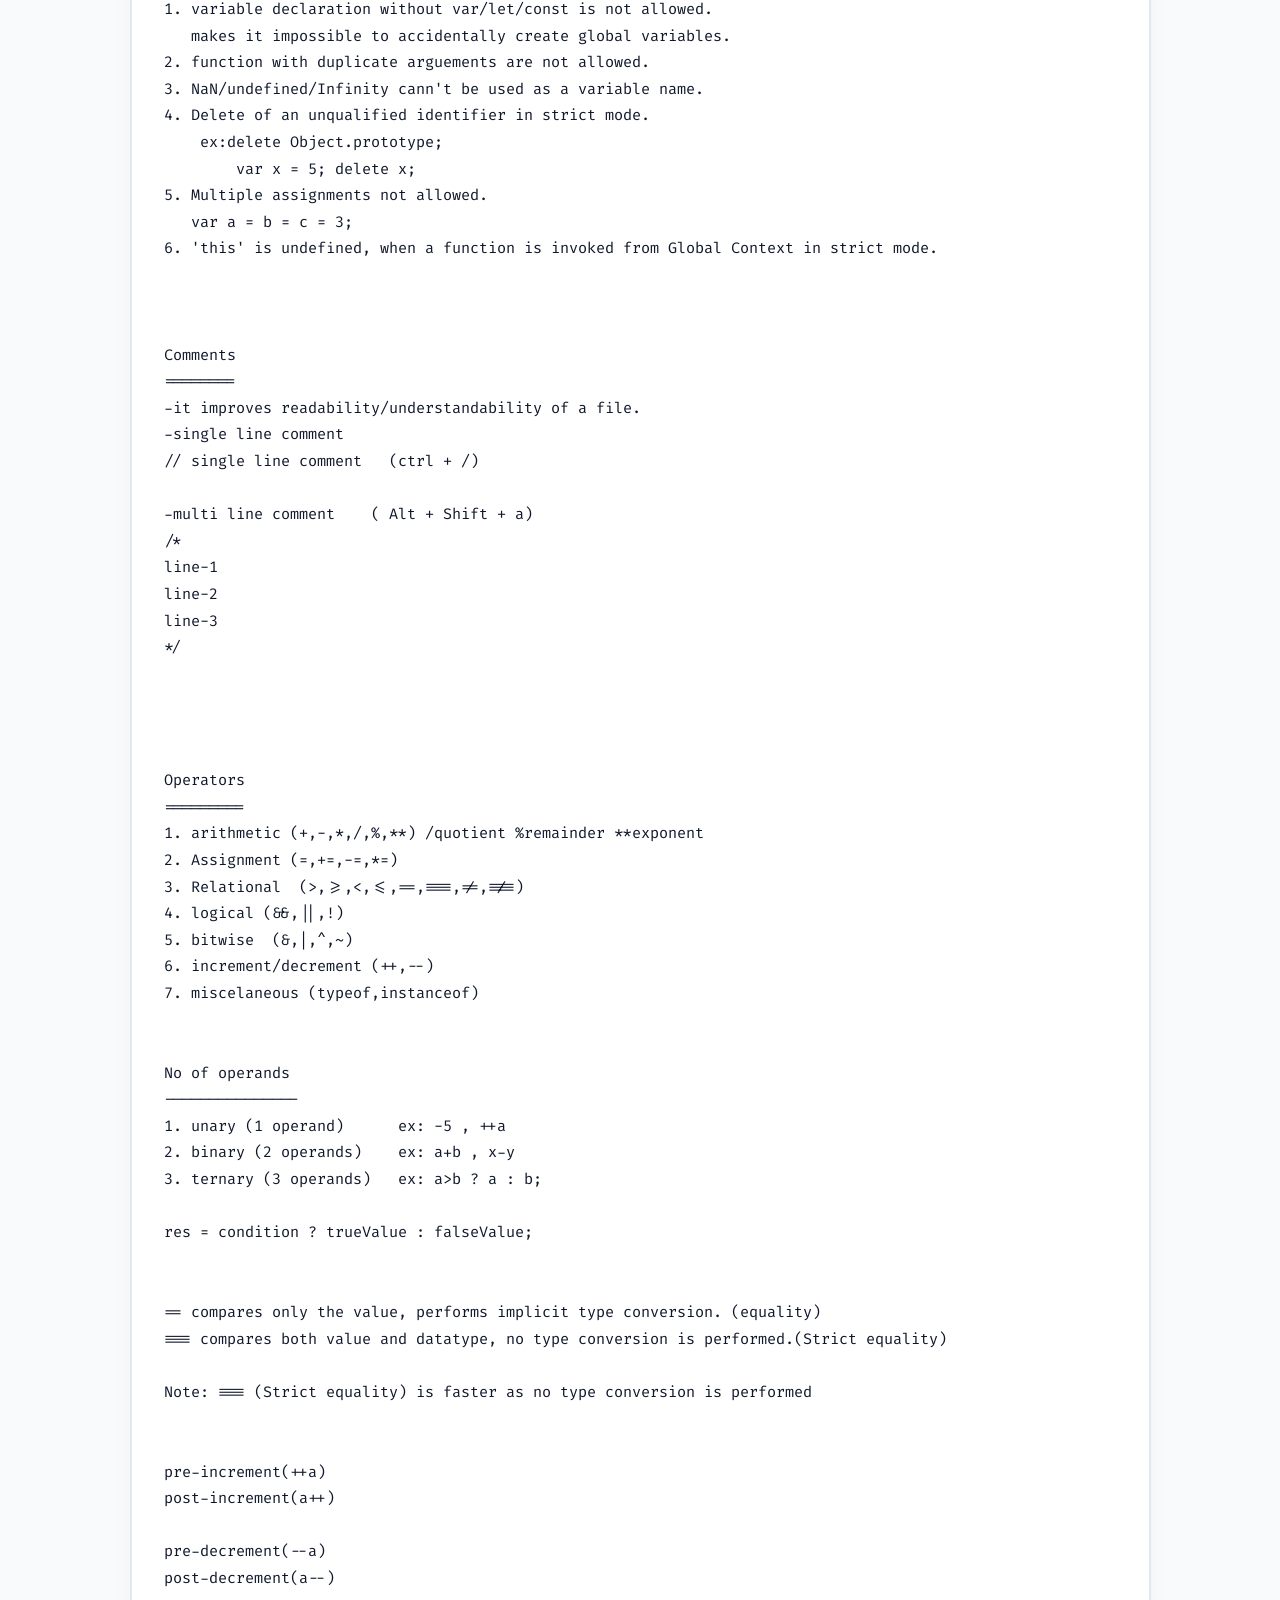
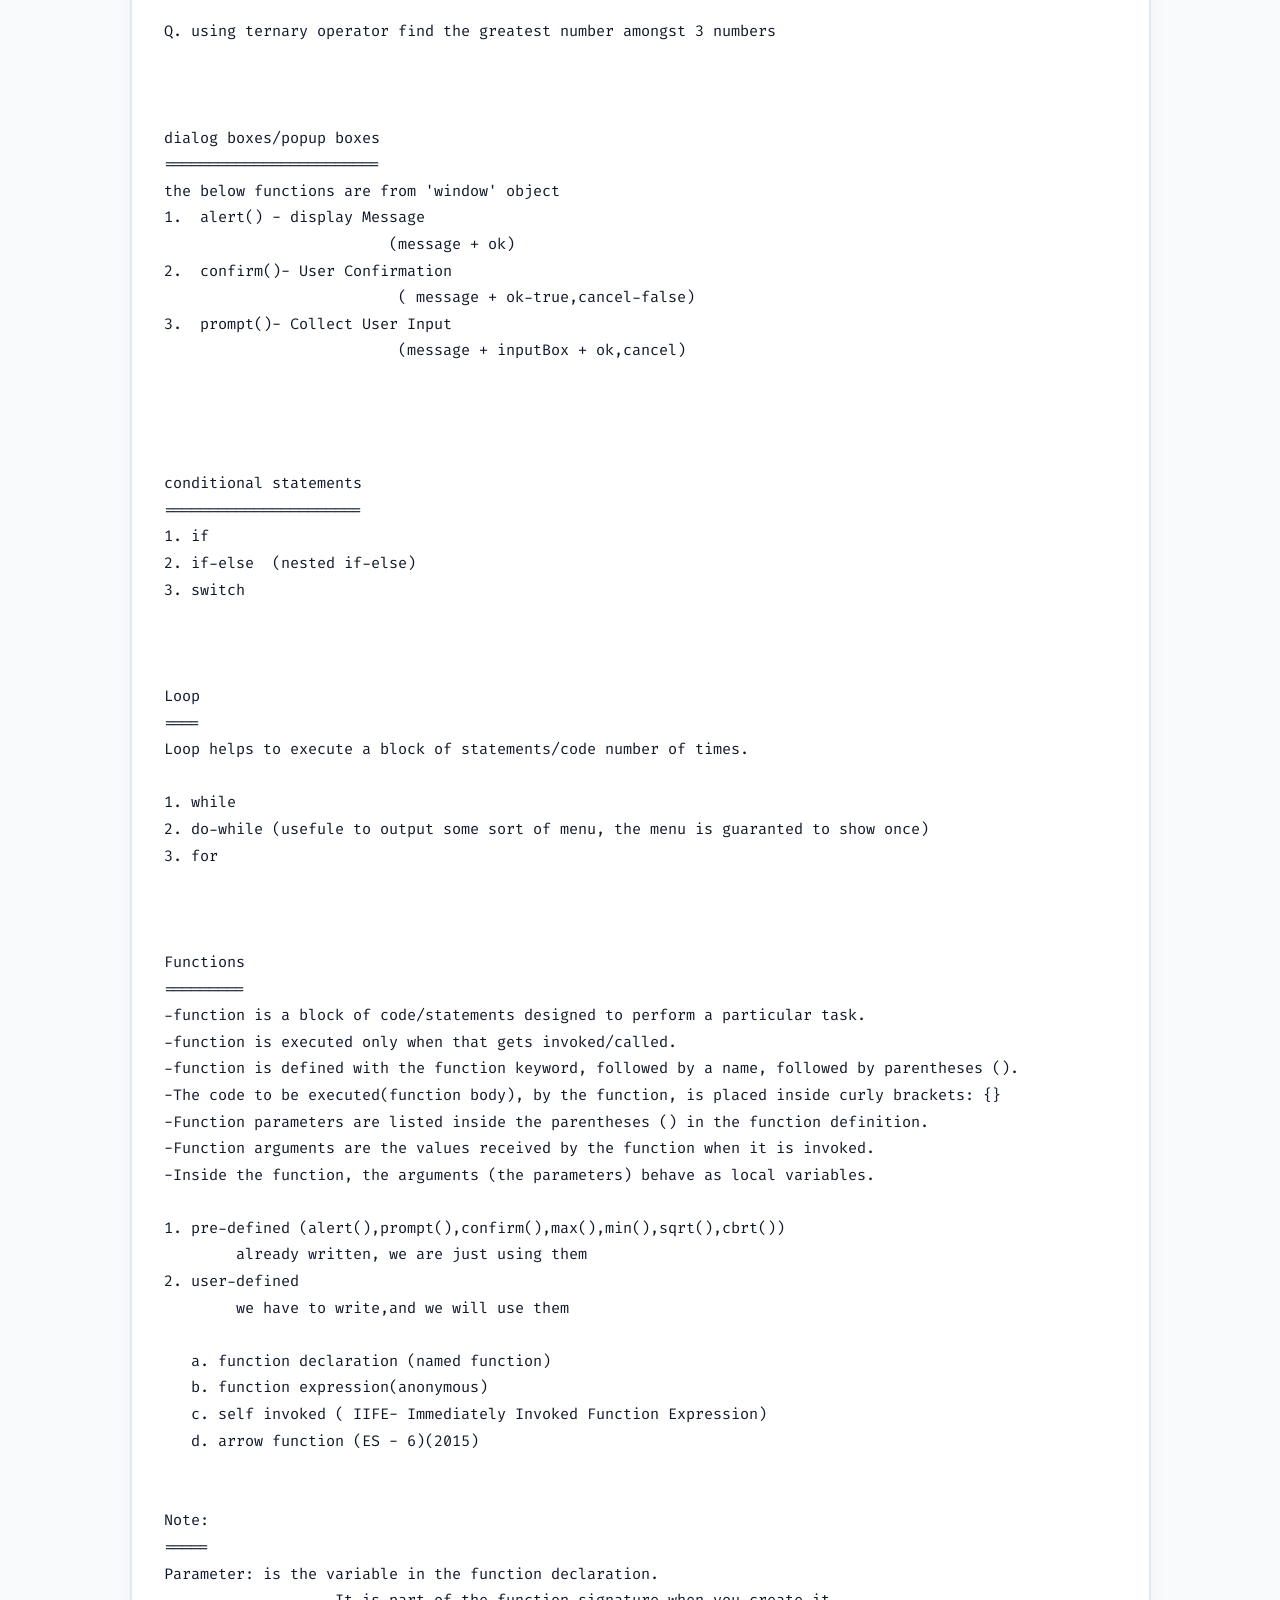
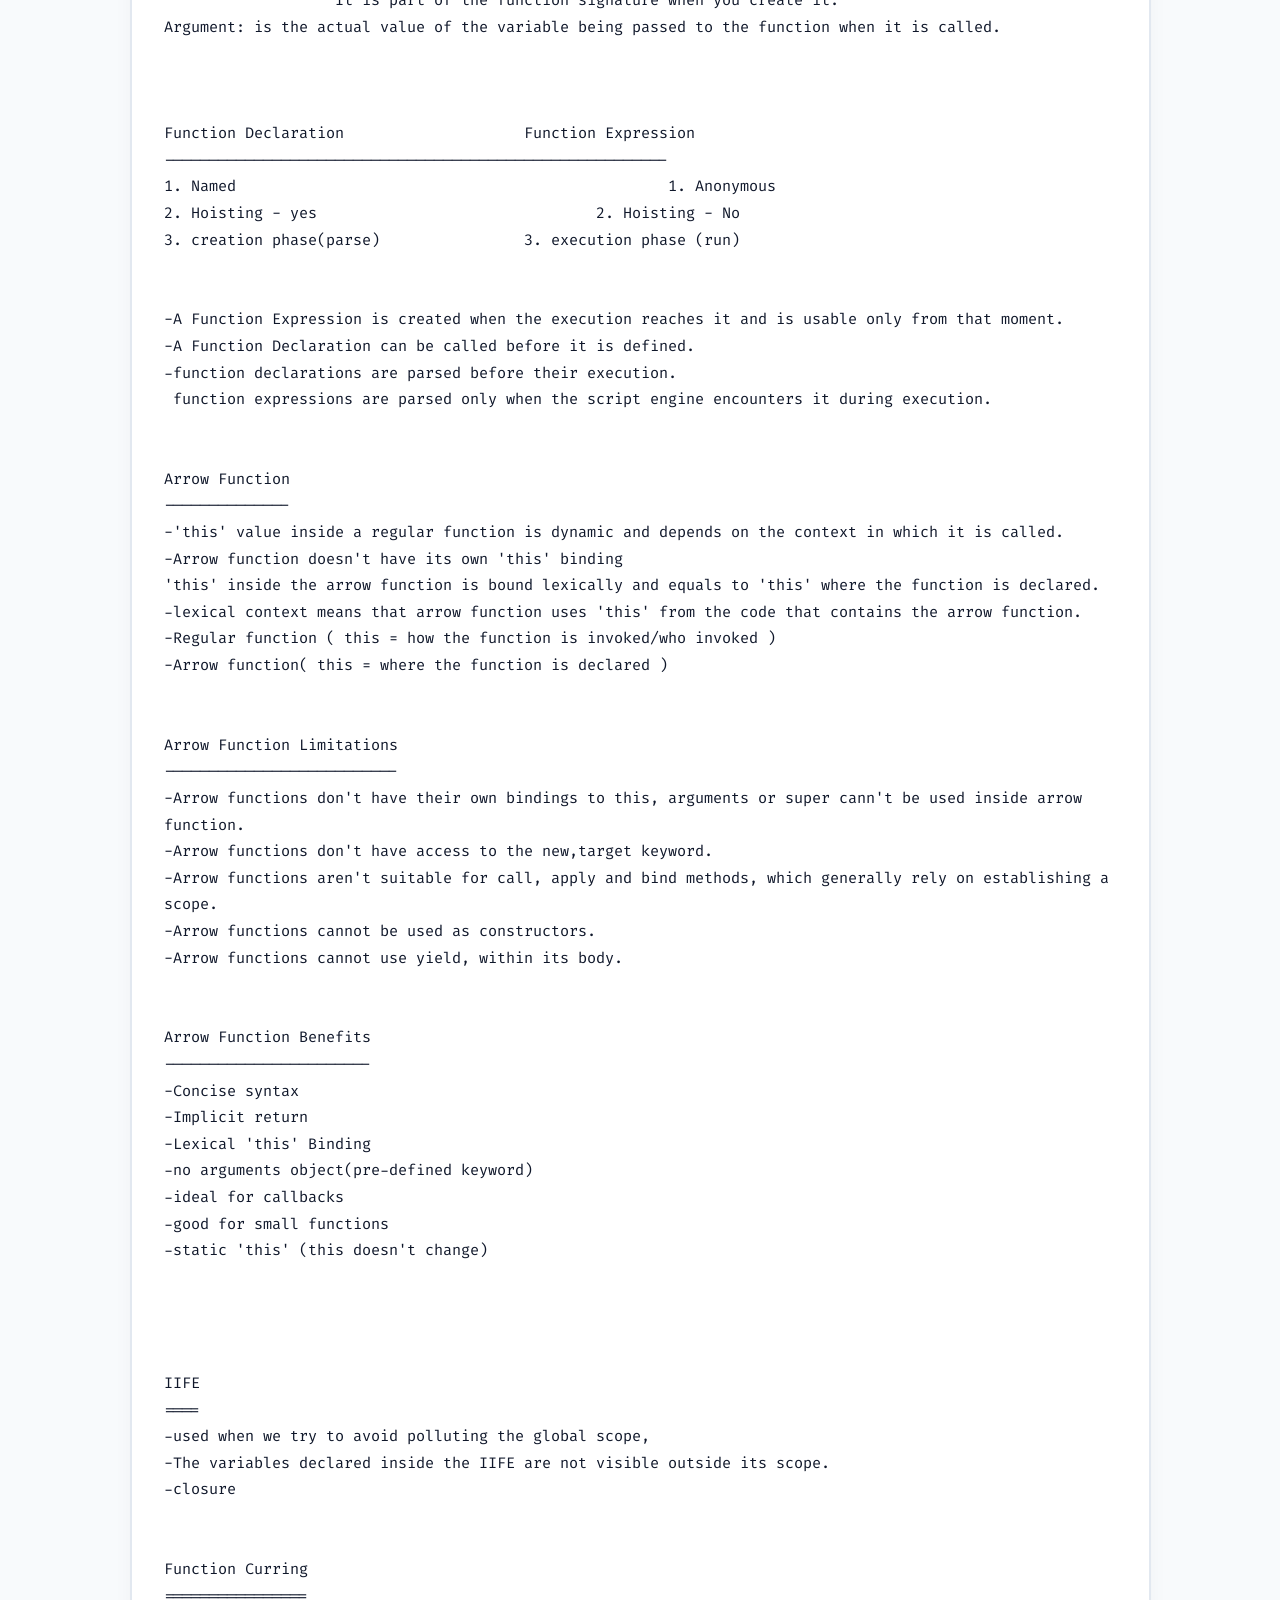
<file: javascript-notes.html>
<!DOCTYPE html>
<html lang="en" data-bs-theme="light">
<head>
  <meta charset="UTF-8">
  <meta name="viewport" content="width=device-width, initial-scale=1.0">
  <title>JavaScript Complete Notes (100% Raw Text) | Frontend Journey</title>
  <meta name="description" content="Full 100% raw untouched notes on a clean white background with no formatting.">
  
  <!-- Google Fonts -->
  <link rel="preconnect" href="https://fonts.googleapis.com">
  <link rel="preconnect" href="https://fonts.gstatic.com" crossorigin>
  <link href="https://fonts.googleapis.com/css2?family=Fira+Code:wght@400;500;600&family=Plus+Jakarta+Sans:wght@400;500;600;700;800&display=swap" rel="stylesheet">
  
  <!-- Bootstrap 5.3 CSS -->
  <link href="https://cdn.jsdelivr.net/npm/bootstrap@5.3.2/dist/css/bootstrap.min.css" rel="stylesheet">
  
  <!-- Custom Bubbly Light Styles -->
  <link rel="stylesheet" href="styles.css">

  <style>
    .raw-card-container {
      background-color: #ffffff;
      border: 2px solid #e2e8f0;
      border-radius: 1.5rem;
      padding: 2rem;
      box-shadow: 0 10px 25px -5px rgba(0, 0, 0, 0.05);
    }
    .raw-text-content {
      background-color: #ffffff;
      color: #0f172a;
      font-family: 'Fira Code', monospace;
      font-size: 0.95rem;
      line-height: 1.75;
      white-space: pre-wrap;
      word-break: break-word;
      border: none;
      margin: 0;
      padding: 0;
    }
    .table-syllabus th {
      background-color: #4f46e5;
      color: #ffffff;
      font-weight: 700;
    }
  </style>
</head>
<body>

  <!-- Base64 Raw text script data container (Guarantees 100% untouched byte-for-byte fidelity) -->
  <script id="raw-data-base64" type="text/plain">[base64]/IAogICBoZWFkL2JvZHk/[base64]/[base64]/[base64]/[base64]/[base64]</script>

  <!-- Cool Sleek Non-Repetitive Navbar -->
  <nav class="navbar navbar-expand-lg navbar-custom sticky-top">
    <div class="container">
      <a class="navbar-brand fw-extrabold text-dark d-flex align-items-center gap-2" href="index.html">
        <span class="bubble-pill bubble-primary shadow-sm">⚡ DevJourney</span>
        <span class="fs-6 text-muted fw-bold d-none d-sm-inline">Frontend Hub</span>
      </a>
      
      <button class="navbar-toggler border-0 shadow-none" type="button" data-bs-toggle="collapse" data-bs-target="#navbarNav">
        <span class="navbar-toggler-icon"></span>
      </button>
      
      <div class="collapse navbar-collapse" id="navbarNav">
        <ul class="navbar-nav ms-auto align-items-lg-center gap-lg-1">
          <li class="nav-item"><a class="nav-link px-3" href="index.html#overview">🏠 Home</a></li>
          <li class="nav-item"><a class="nav-link px-3" href="index.html#roadmap">🗺️ Roadmap</a></li>
          <li class="nav-item"><a class="nav-link px-3" href="index.html#projects">💻 Projects</a></li>
          
          <!-- Single Clean Categorized Dropdown -->
          <li class="nav-item dropdown">
            <a class="nav-link dropdown-toggle px-3 active fw-bold" href="#" role="button" data-bs-toggle="dropdown">
              📚 Study Guides &amp; Resources
            </a>
            <ul class="dropdown-menu dropdown-menu-end border-0 shadow-lg rounded-4 p-3 mt-2" style="min-width: 280px;">
              <li><h6 class="dropdown-header text-uppercase text-primary fw-extrabold px-2 mb-1" style="font-size: 0.75rem; letter-spacing: 0.05em;">Core Notes &amp; Code</h6></li>
              <li><a class="dropdown-item rounded-3 py-2 px-2 fw-semibold active" href="javascript-notes.html">⚡ JavaScript Notes</a></li>
              <li><a class="dropdown-item rounded-3 py-2 px-2 fw-semibold" href="react-notes.html">⚛️ React.js Complete Notes</a></li>
              <li><a class="dropdown-item rounded-3 py-2 px-2 fw-semibold" href="react-programs.html">💻 React Programs &amp; Examples</a></li>
              <li><a class="dropdown-item rounded-3 py-2 px-2 fw-semibold" href="dsa-practice-code.html">🧠 JS DSA Practice Code</a></li>
              
              <li><hr class="dropdown-divider my-2"></li>
              
              <li><h6 class="dropdown-header text-uppercase text-purple fw-extrabold px-2 mb-1" style="font-size: 0.75rem; letter-spacing: 0.05em;">Syllabus &amp; Guides</h6></li>
              <li><a class="dropdown-item rounded-3 py-2 px-2 fw-semibold" href="dsa-guide.html">🚀 Ultimate DSA Master Handbook</a></li>
              <li><a class="dropdown-item rounded-3 py-2 px-2 fw-semibold" href="react-syllabus.html">📅 37-Session Syllabus</a></li>
              <li><a class="dropdown-item rounded-3 py-2 px-2 fw-semibold" href="react-interview-questions-notes.html">❓ React Q&amp;A Notes</a></li>
              <li><a class="dropdown-item rounded-3 py-2 px-2 fw-semibold" href="react-interview.html">📘 Top 50 React Interview Guide</a></li>
              <li><a class="dropdown-item rounded-3 py-2 px-2 fw-semibold" href="javascript-interview.html">📙 Top 180 JS Interview Guide</a></li>
            </ul>
          </li>
        </ul>
        
        <div class="ms-lg-3 mt-3 mt-lg-0">
          <a href="index.html#resources" class="btn btn-bubbly-primary btn-sm px-4 py-2 shadow-sm">
            🚀 All Guides
          </a>
        </div>
      </div>
    </div>
  </nav>

  <!-- Page Header -->
  <section class="py-5 bg-white border-bottom">
    <div class="container">
      <div class="row align-items-center g-4">
        <div class="col-lg-9 mx-auto text-center">
          <span class="bubble-pill bubble-purple mb-3">100% Raw JS Notes</span>
          <h1 class="display-5 fw-extrabold text-dark mb-3">JavaScript Complete Notes (100% Raw Text)</h1>
          <p class="lead text-muted mb-4">Full 100% raw untouched notes on a clean white background with no formatting.</p>
          
          <div class="d-flex flex-column flex-sm-row justify-content-center gap-3 max-w-lg mx-auto">
            <input type="text" id="resourceSearchInput" class="form-control form-control-bubbly py-3 px-4 shadow-sm" placeholder="Search keywords or code lines...">
            <button id="copyBtn" class="btn btn-bubbly-secondary px-4 fw-bold text-nowrap">
              📋 Copy Raw Text
            </button>
          </div>
        </div>
      </div>
    </div>
  </section>

  <!-- Content Section -->
  <section class="py-5">
    <div class="container">
      <div class="row">
        <div class="col-lg-11 mx-auto">
          <div class="raw-card-container">
            <div id="resource-container">
              <div class="text-center py-5">
                <div class="spinner-border text-primary" role="status"></div>
                <p class="mt-2 text-muted fw-semibold">Loading 100% raw untouched text content...</p>
              </div>
            </div>
          </div>
        </div>
      </div>
    </div>
  </section>

  <!-- Footer -->
  <footer class="py-4 border-top bg-white">
    <div class="container text-center">
      <p class="text-muted mb-2">100% Raw Untouched White Background Study Documentation.</p>
      <div class="d-flex justify-content-center flex-wrap gap-3 text-muted fw-semibold">
        <a href="index.html" class="text-muted text-decoration-none">Home Roadmap</a> &bull; 
        <a href="javascript-notes.html" class="text-muted text-decoration-none">JS Notes</a> &bull; 
        <a href="react-notes.html" class="text-muted text-decoration-none">React Notes</a> &bull; 
        <a href="react-programs.html" class="text-muted text-decoration-none">React Programs</a> &bull; 
        <a href="react-syllabus.html" class="text-muted text-decoration-none">Syllabus</a>
      </div>
    </div>
  </footer>

  <!-- Bootstrap 5 JS Bundle -->
  <script src="https://cdn.jsdelivr.net/npm/bootstrap@5.3.2/dist/js/bootstrap.bundle.min.js"></script>

  <script>
    const IS_SYLLABUS = false;

    function decodeBase64Utf8(b64) {
      try {
        const binStr = atob(b64.trim());
        const bytes = Uint8Array.from(binStr, c => c.charCodeAt(0));
        return new TextDecoder('utf-8').decode(bytes);
      } catch (e) {
        return atob(b64);
      }
    }

    document.addEventListener('DOMContentLoaded', () => {
      const b64Script = document.getElementById('raw-data-base64');
      const RAW_TEXT = b64Script ? decodeBase64Utf8(b64Script.textContent) : '';
      const container = document.getElementById('resource-container');
      const copyBtn = document.getElementById('copyBtn');

      if (IS_SYLLABUS) {
        // Render 37-Session Syllabus Interactive Table
        let lines = RAW_TEXT.split(/\r?\n/).filter(l => l.trim());
        let html = '<div class="table-responsive"><table class="table table-bordered table-striped align-middle table-syllabus rounded-4 overflow-hidden mb-0"><thead><tr>';
        
        let headers = lines[0].split(',').map(h => h.replace(/^"|"$/g, '').trim());
        headers.forEach(h => {
          html += `<th>${escapeHtml(h)}</th>`;
        });
        html += '</tr></thead><tbody>';

        for (let i = 1; i < lines.length; i++) {
          let rowStr = lines[i];
          let cells = [];
          let insideQuote = false;
          let currentCell = '';
          for (let char of rowStr) {
            if (char === '"') {
              insideQuote = !insideQuote;
            } else if (char === ',' && !insideQuote) {
              cells.push(currentCell.trim());
              currentCell = '';
            } else {
              currentCell += char;
            }
          }
          cells.push(currentCell.trim());

          if (cells.length >= 2) {
            html += '<tr class="syllabus-row">';
            cells.forEach((c, idx) => {
              let val = c.replace(/^"|"$/g, '');
              if (idx === 0) {
                html += `<td><span class="bubble-pill bubble-primary">Session ${escapeHtml(val)}</span></td>`;
              } else if (idx === 1) {
                html += `<td class="fw-bold text-dark">${escapeHtml(val)}</td>`;
              } else {
                html += `<td>${escapeHtml(val)}</td>`;
              }
            });
            html += '</tr>';
          }
        }
        html += '</tbody></table></div>';
        container.innerHTML = html;
      } else {
        // Render 100% RAW UNTOUCHED TEXT (NO FORMATTING)
        const preEl = document.createElement('pre');
        preEl.className = 'raw-text-content';
        preEl.textContent = RAW_TEXT;
        container.innerHTML = '';
        container.appendChild(preEl);
      }

      function escapeHtml(str) {
        if (!str) return '';
        return str
          .replace(/&/g, '&amp;')
          .replace(/</g, '&lt;')
          .replace(/>/g, '&gt;')
          .replace(/"/g, '&quot;')
          .replace(/'/g, '&#039;');
      }

      // Copy Button
      if (copyBtn) {
        copyBtn.addEventListener('click', () => {
          navigator.clipboard.writeText(RAW_TEXT).then(() => {
            copyBtn.textContent = '✅ Copied!';
            setTimeout(() => { copyBtn.textContent = '📋 Copy Raw Text'; }, 2000);
          }).catch(err => {
            alert('Copy failed: ' + err);
          });
        });
      }

      // Live Search Filter
      const searchInput = document.getElementById('resourceSearchInput');
      if (searchInput) {
        searchInput.addEventListener('input', (e) => {
          const term = e.target.value.toLowerCase().trim();
          if (IS_SYLLABUS) {
            const rows = container.querySelectorAll('.syllabus-row');
            rows.forEach(r => {
              if (!term || r.textContent.toLowerCase().includes(term)) {
                r.style.display = '';
              } else {
                r.style.display = 'none';
              }
            });
          } else {
            const preEl = container.querySelector('pre');
            if (preEl) {
              if (!term) {
                preEl.textContent = RAW_TEXT;
              } else {
                let lines = RAW_TEXT.split('\n');
                let matches = lines.filter(l => l.toLowerCase().includes(term));
                preEl.textContent = `--- Found ${matches.length} matching lines out of ${lines.length} total lines ---\n\n` + matches.join('\n');
              }
            }
          }
        });
      }
    });
  </script>
</body>
</html>
</file>
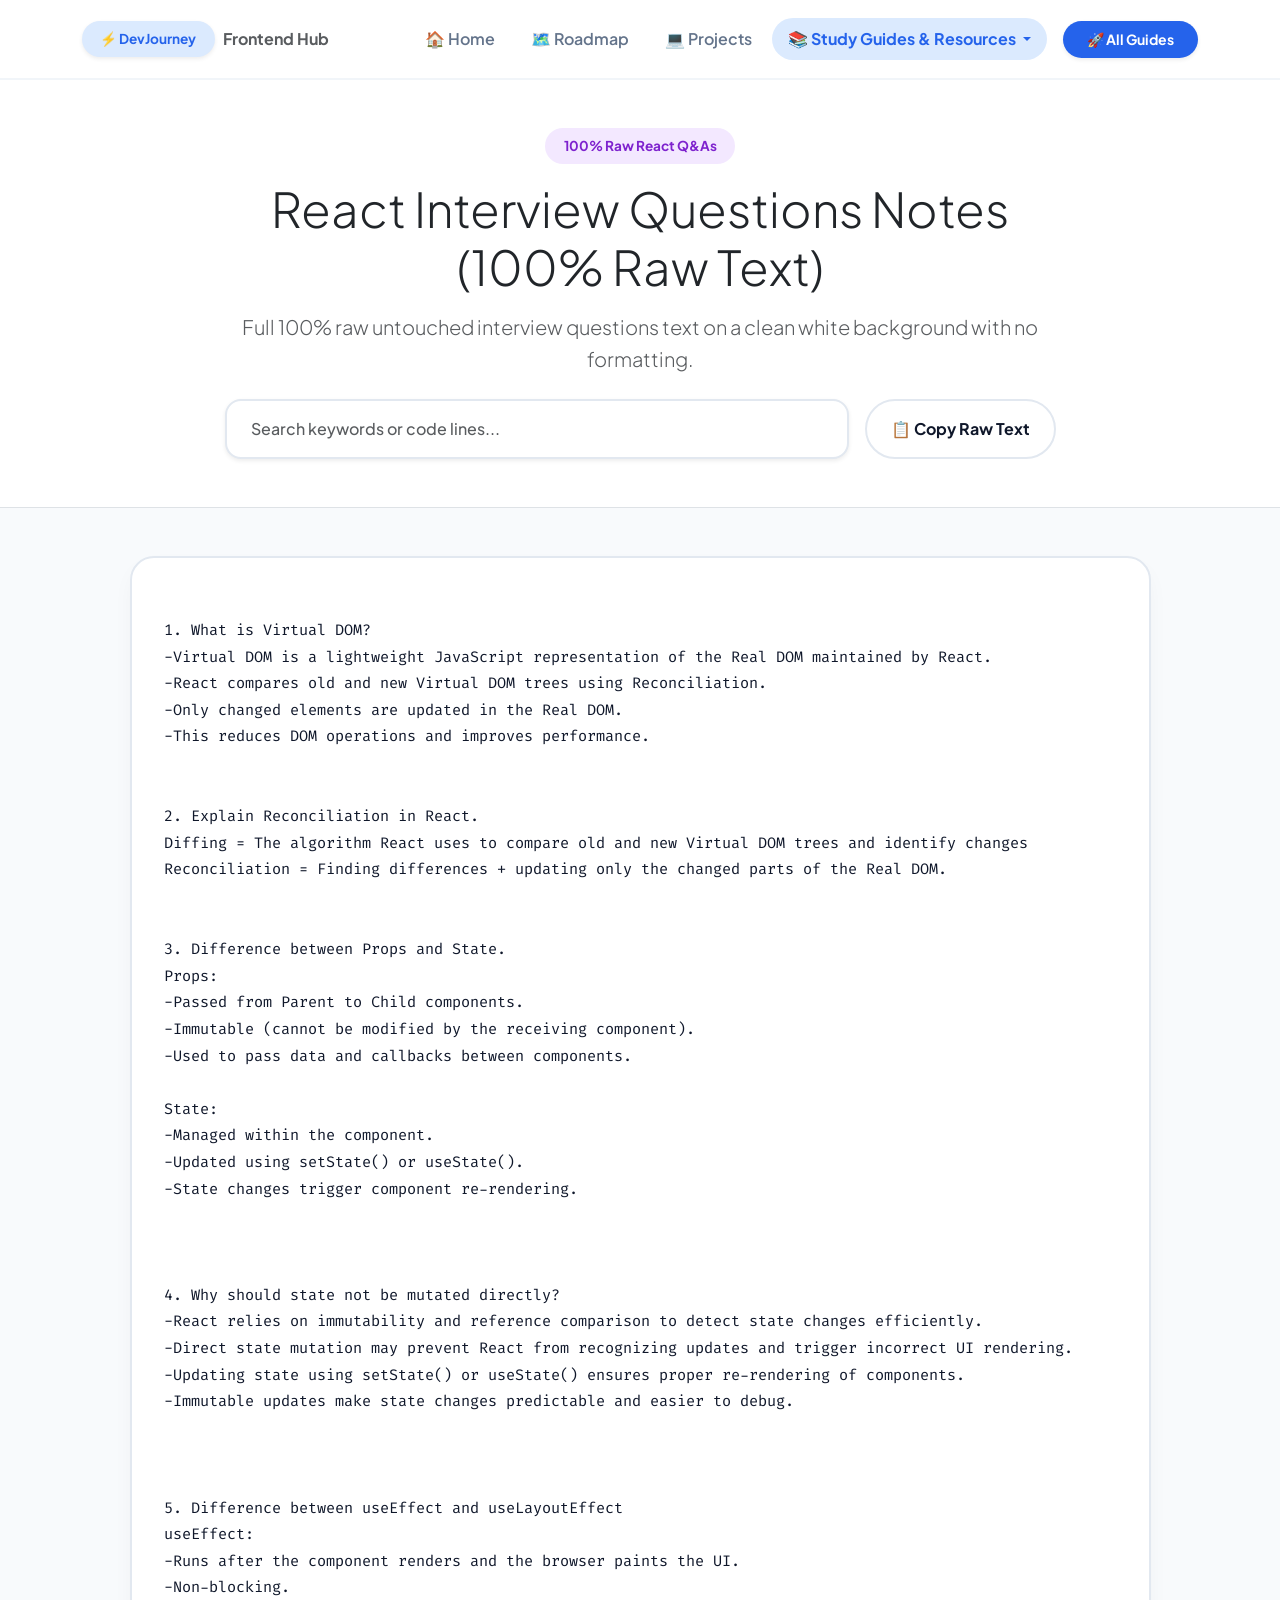
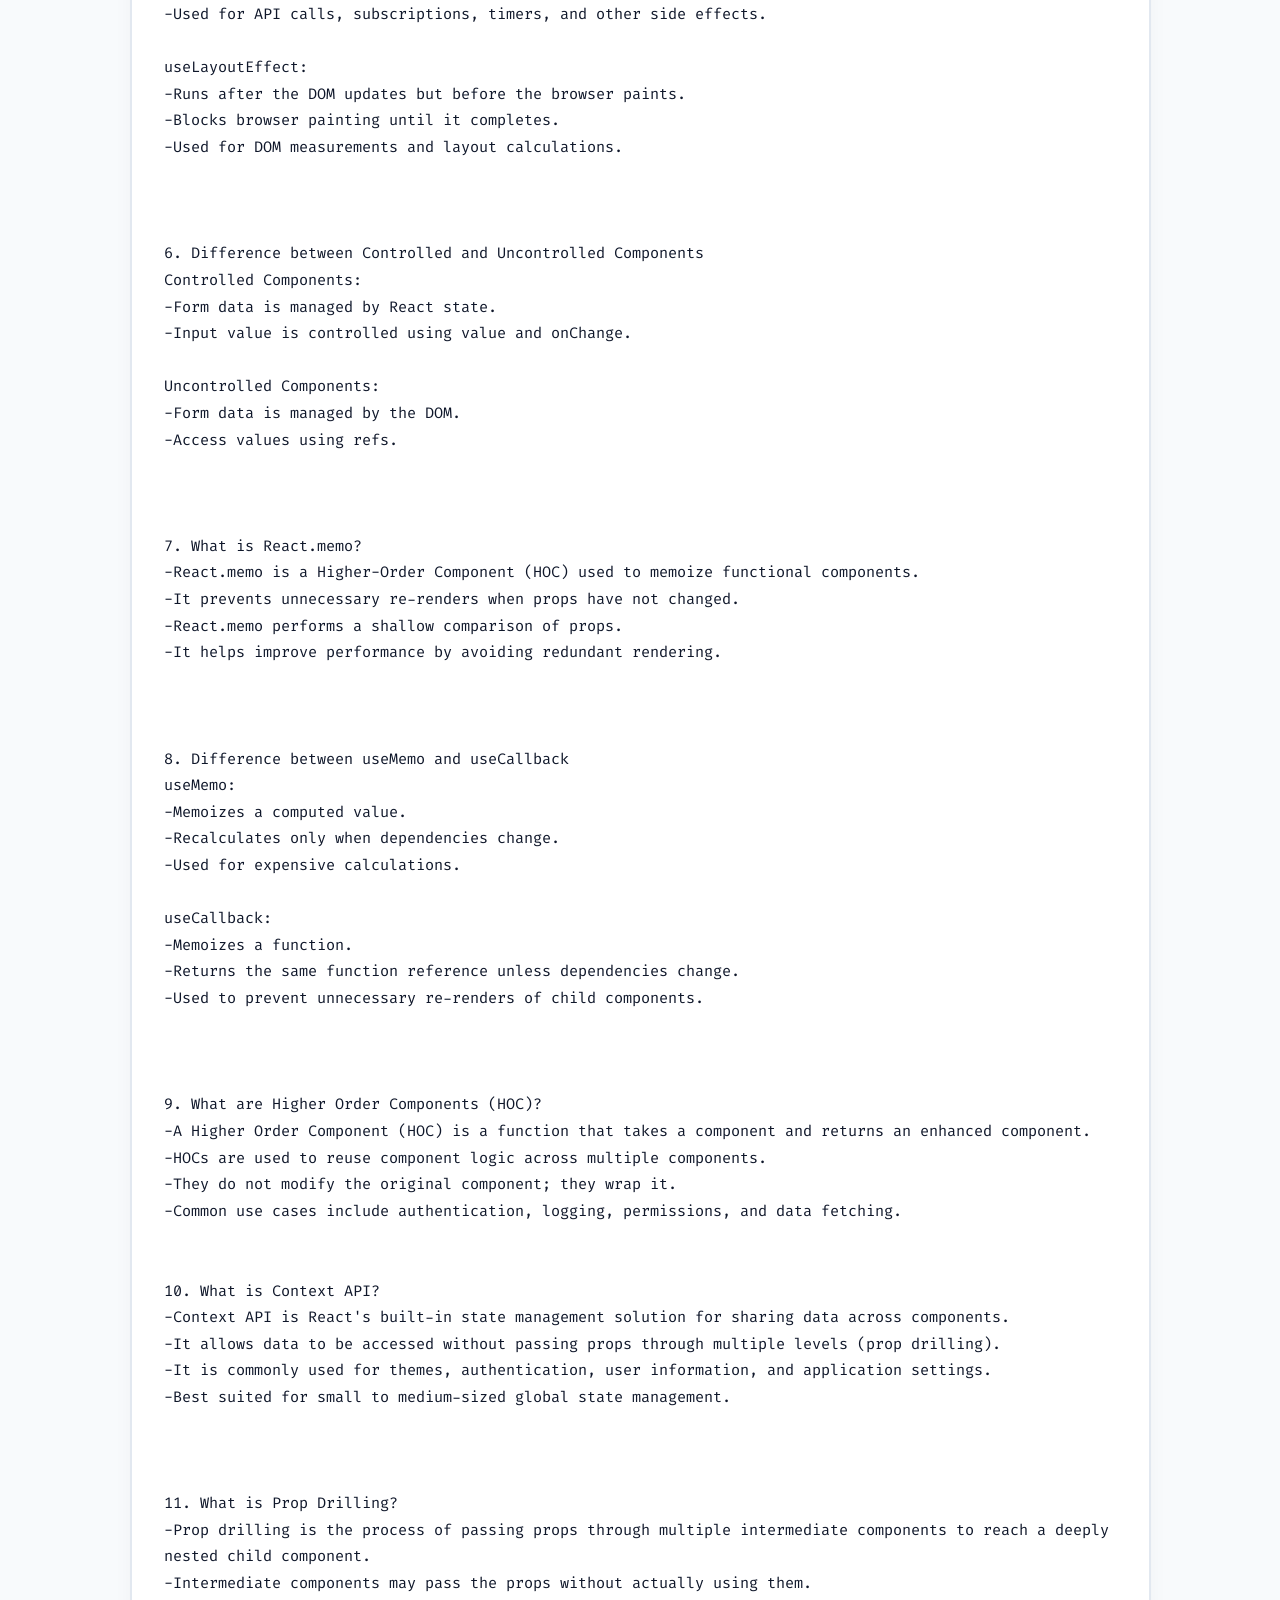
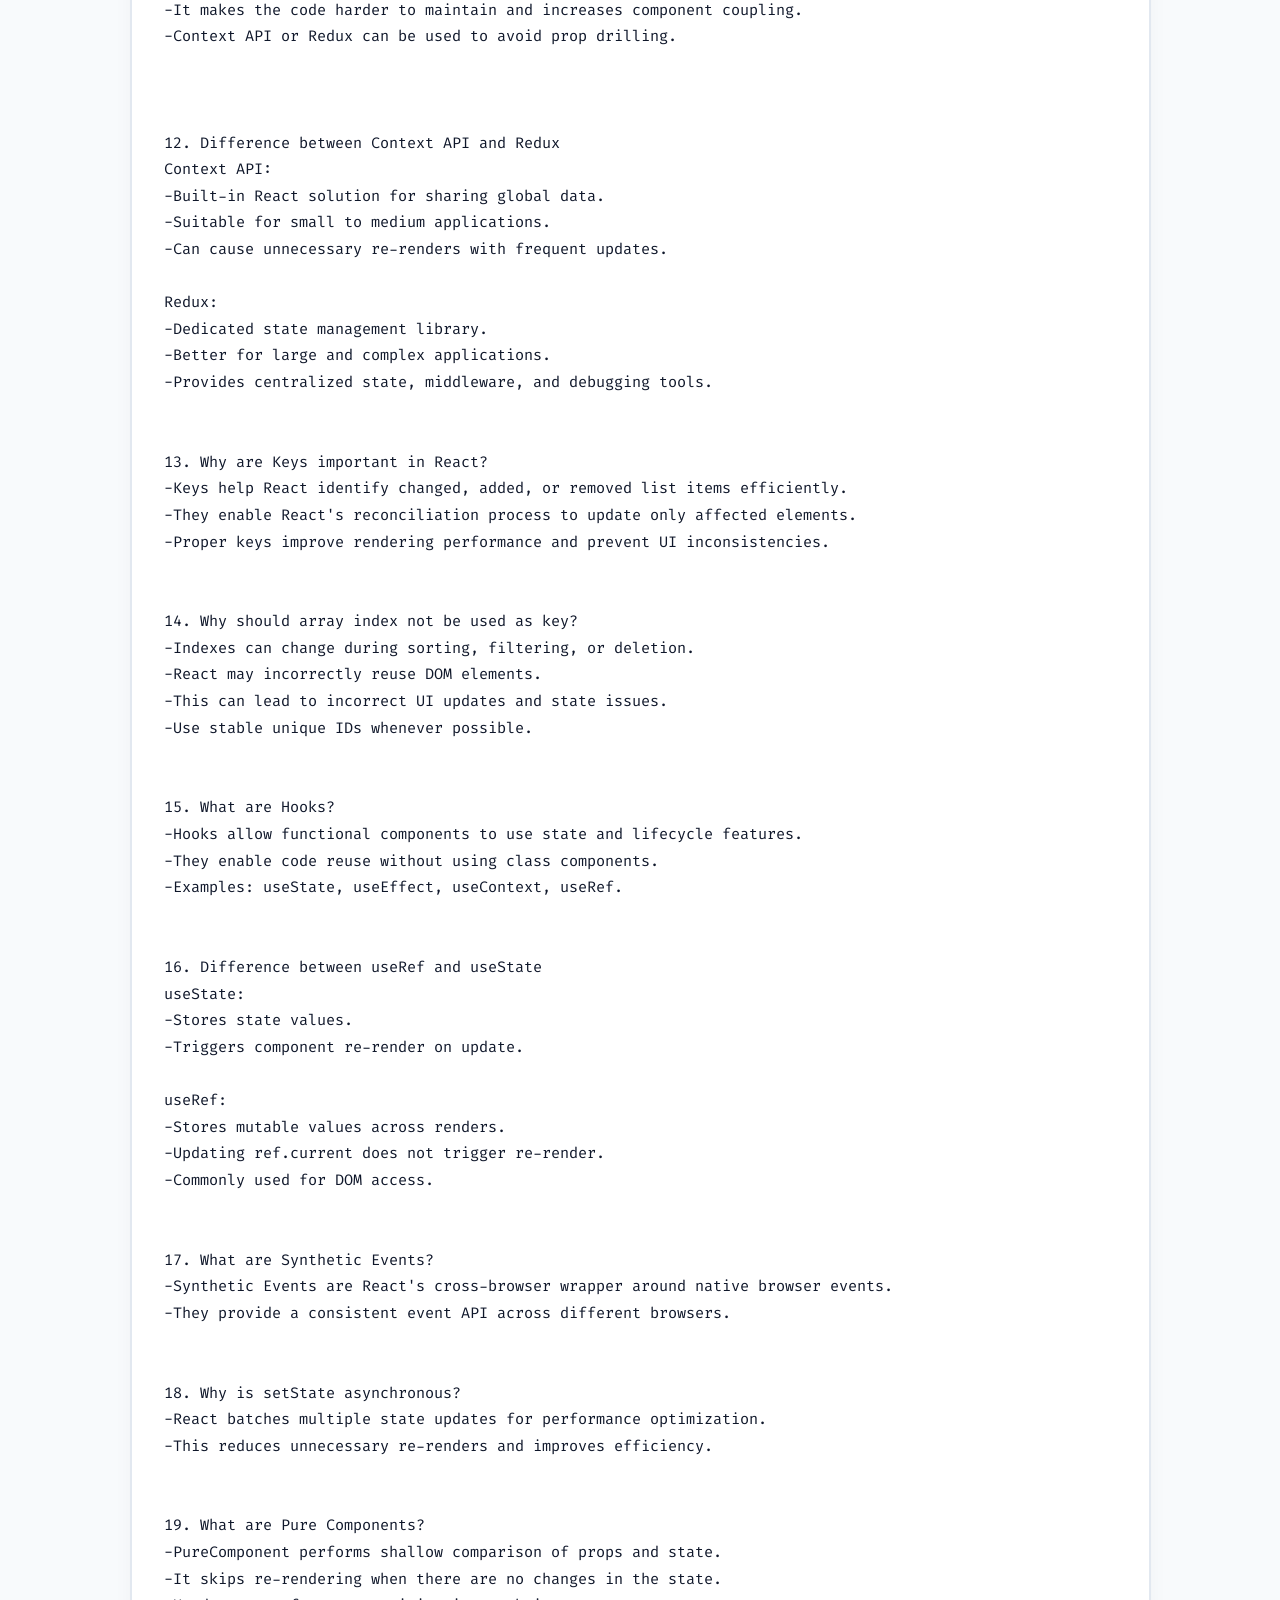
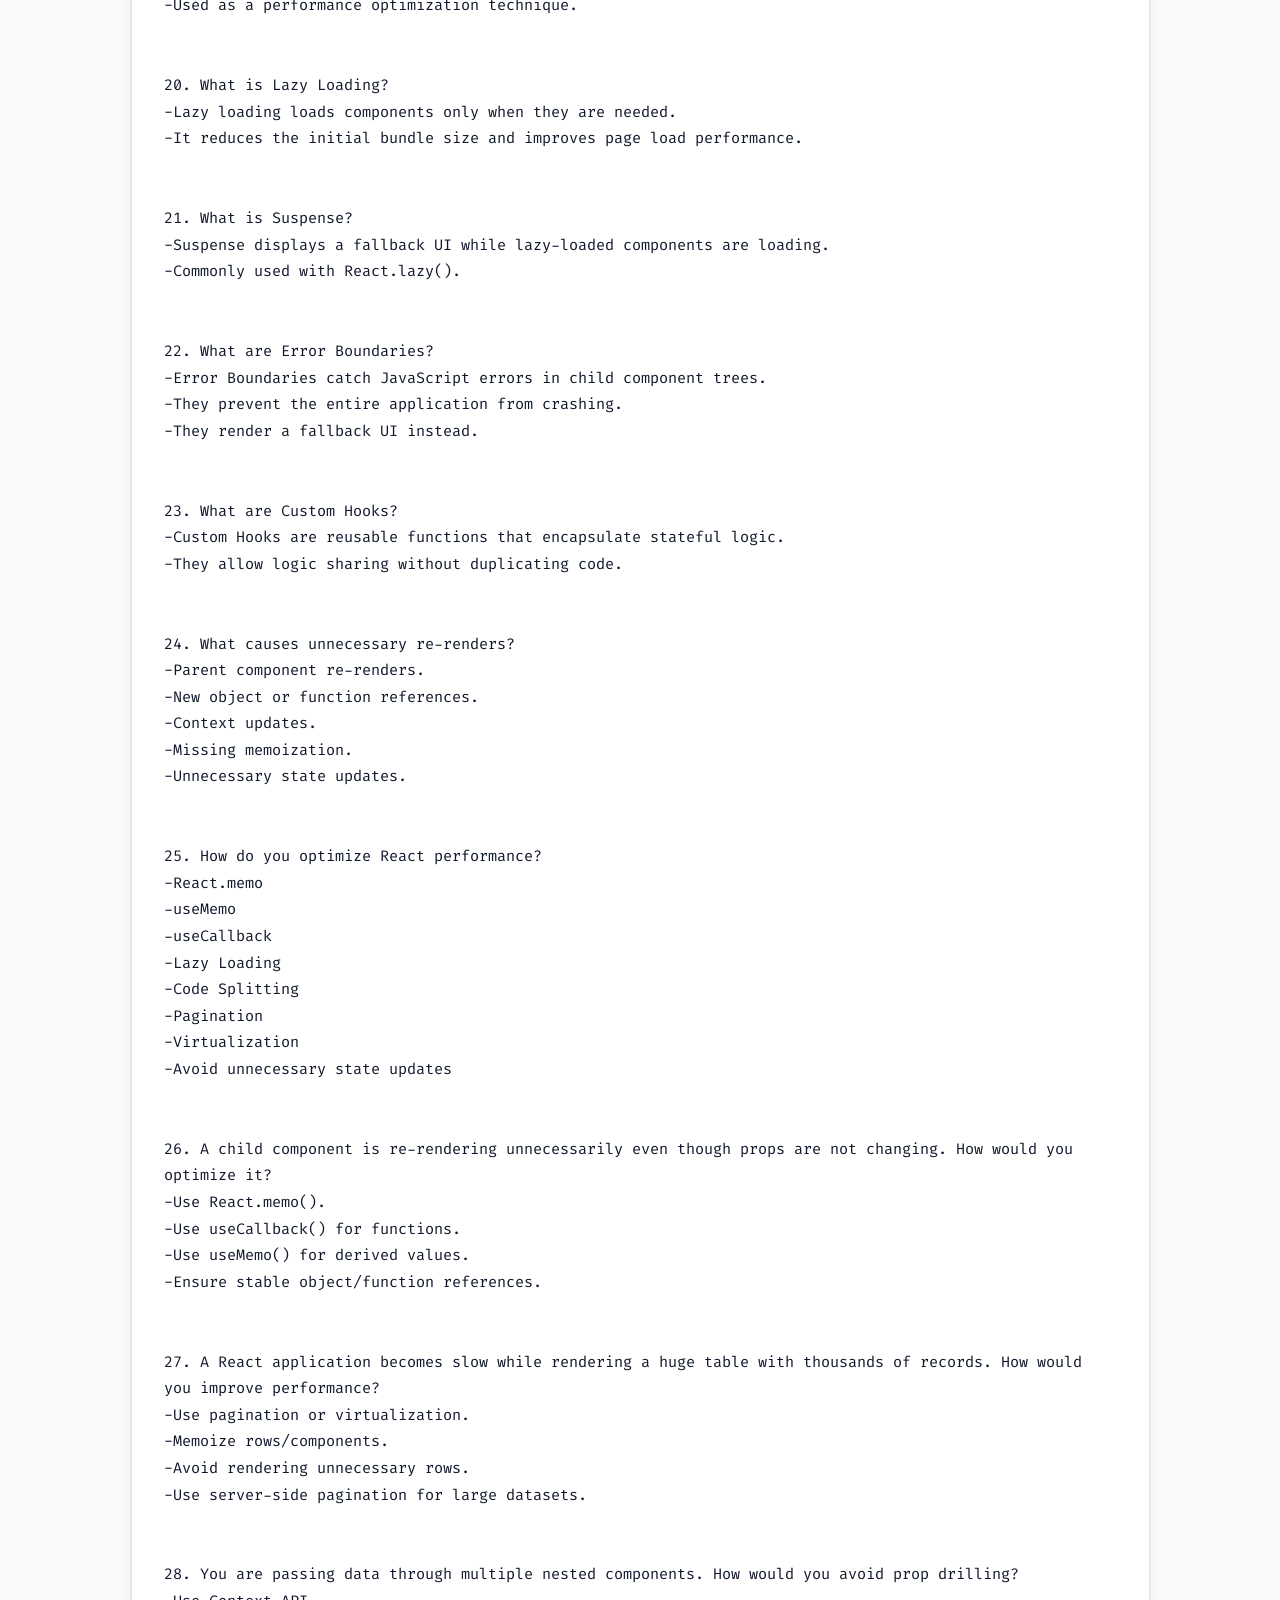
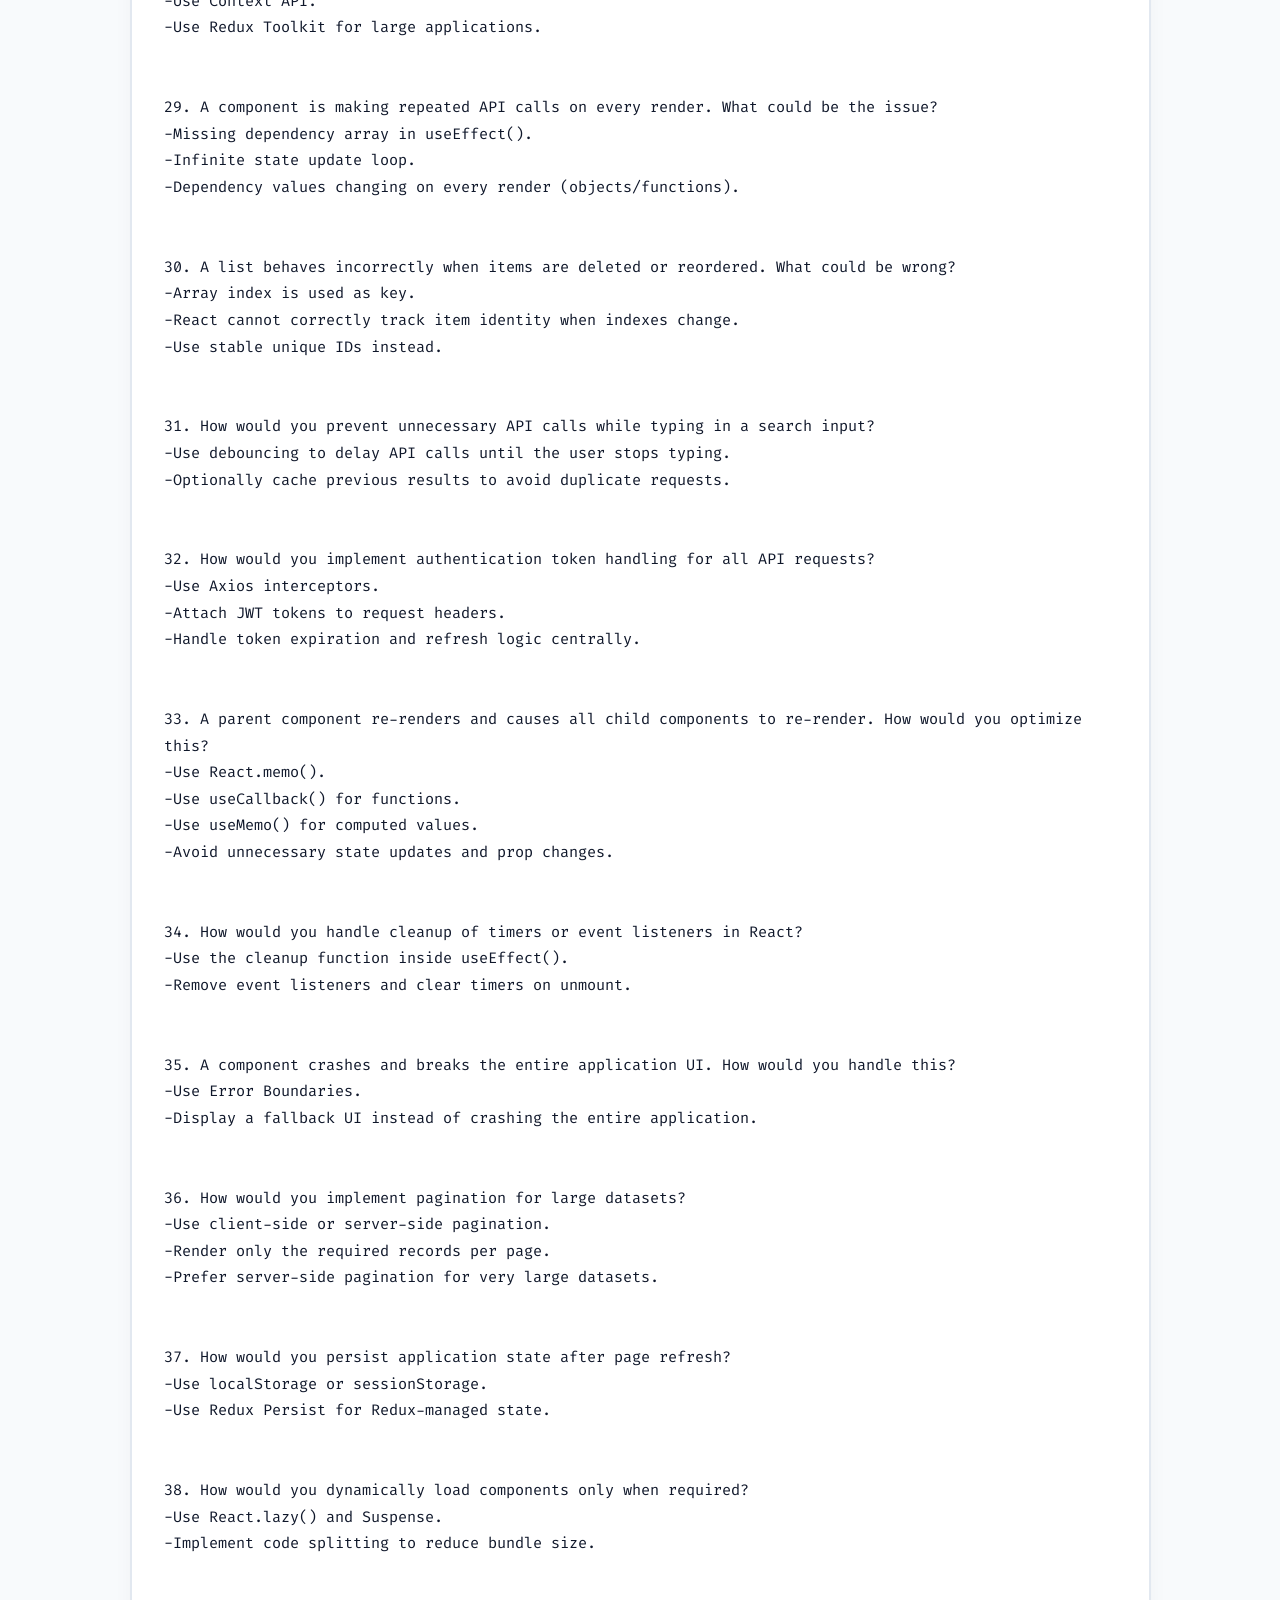
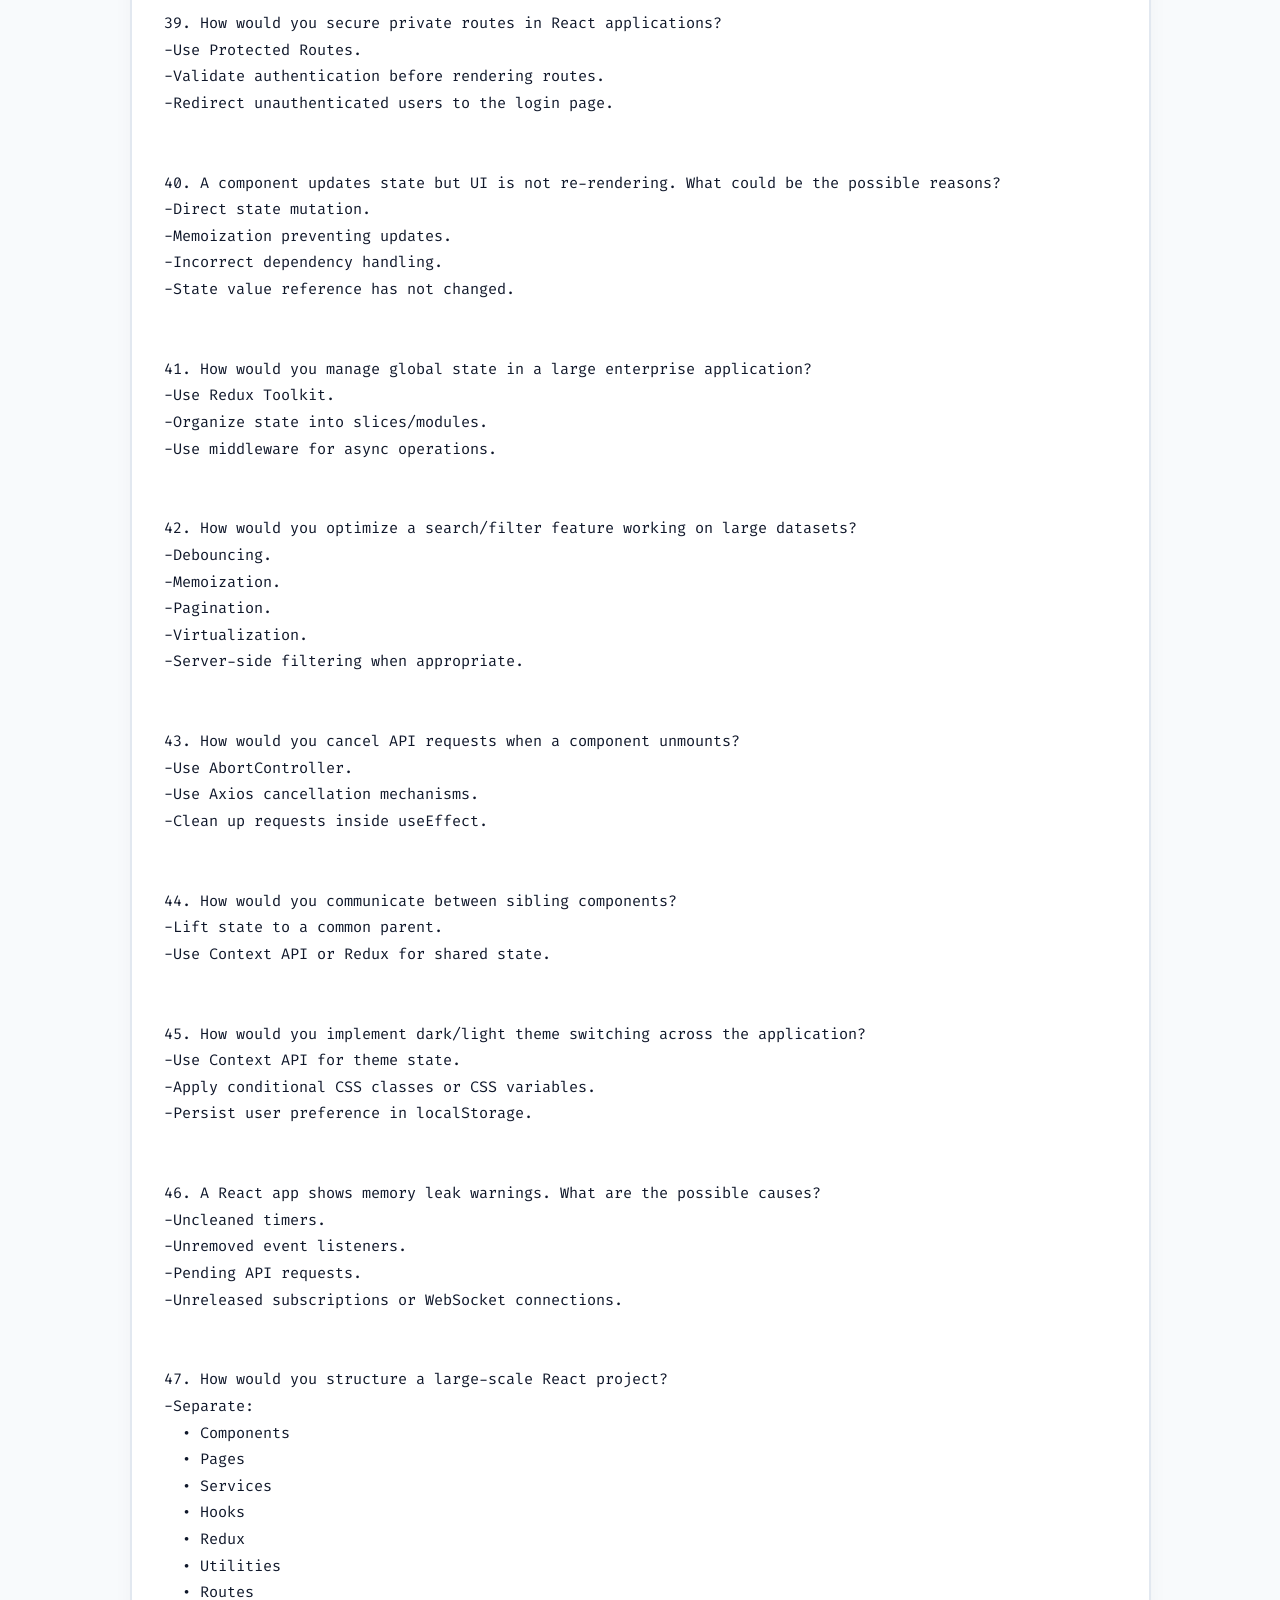
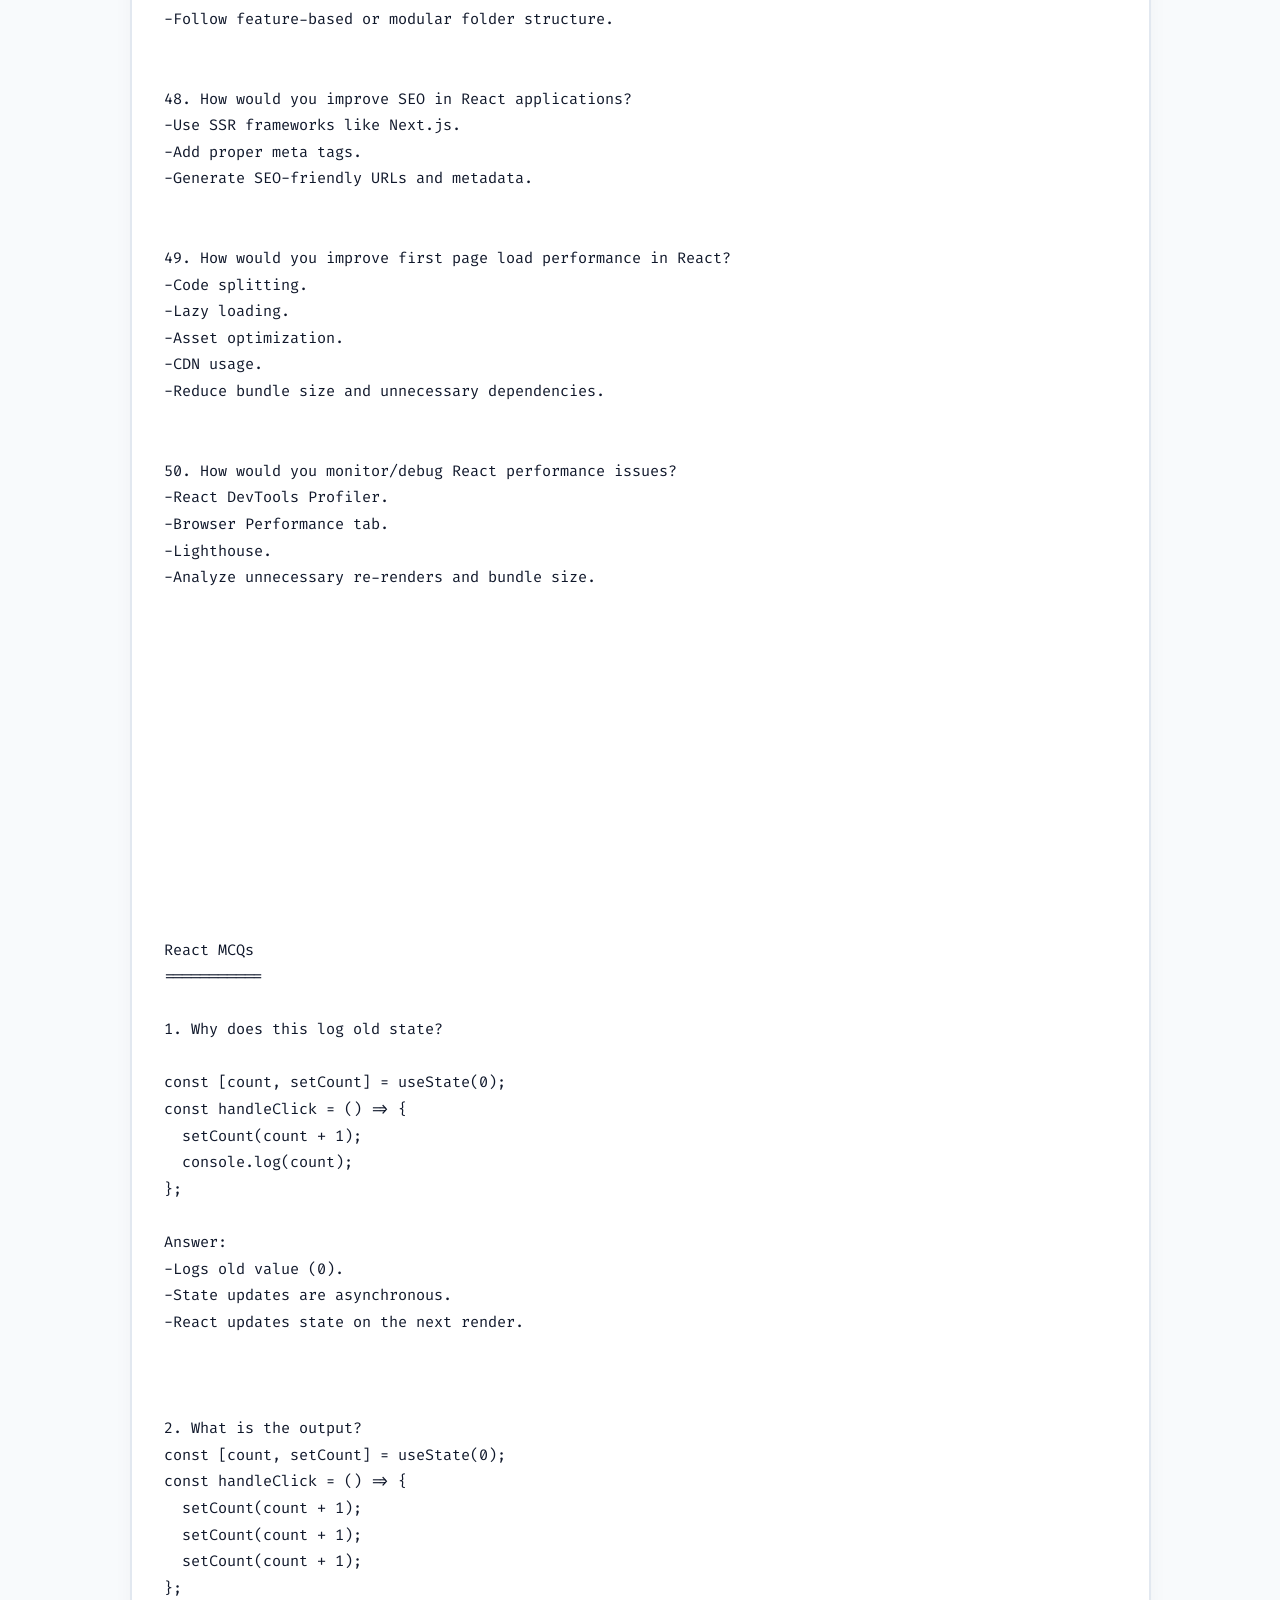
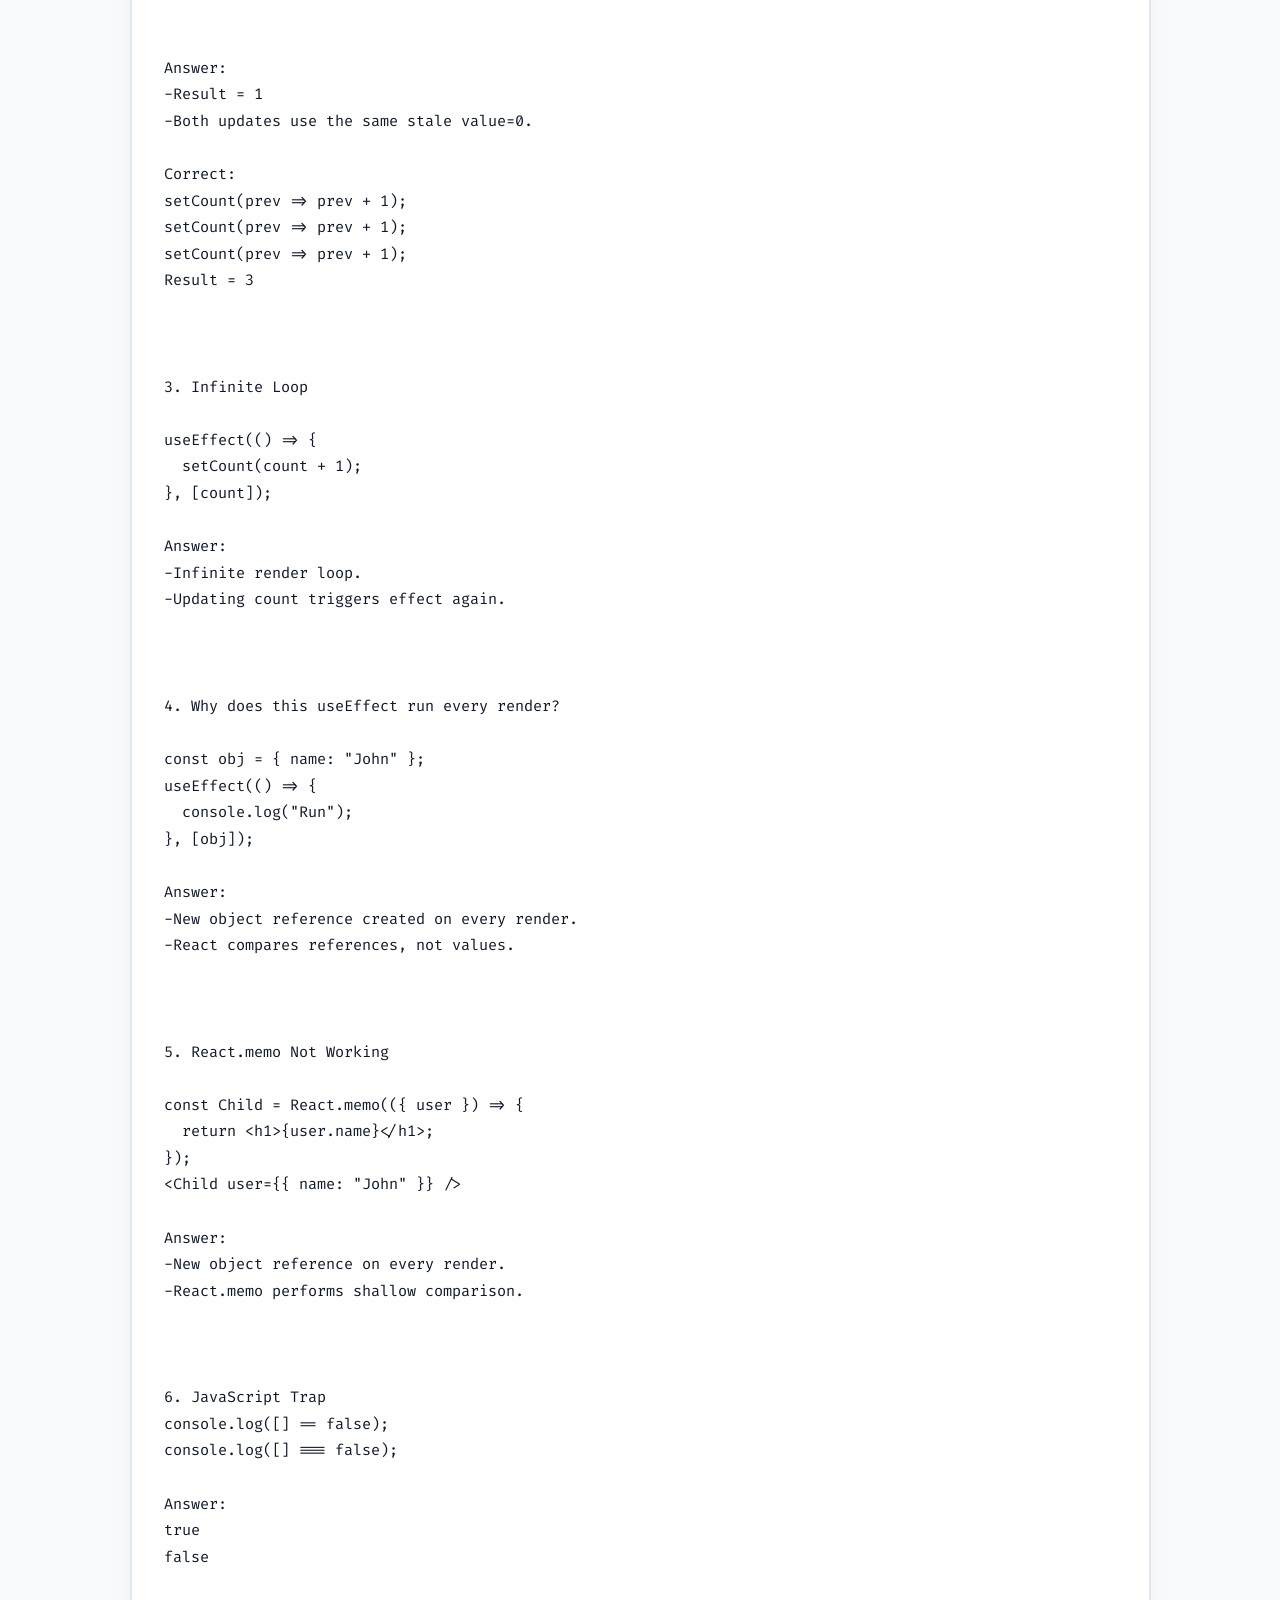
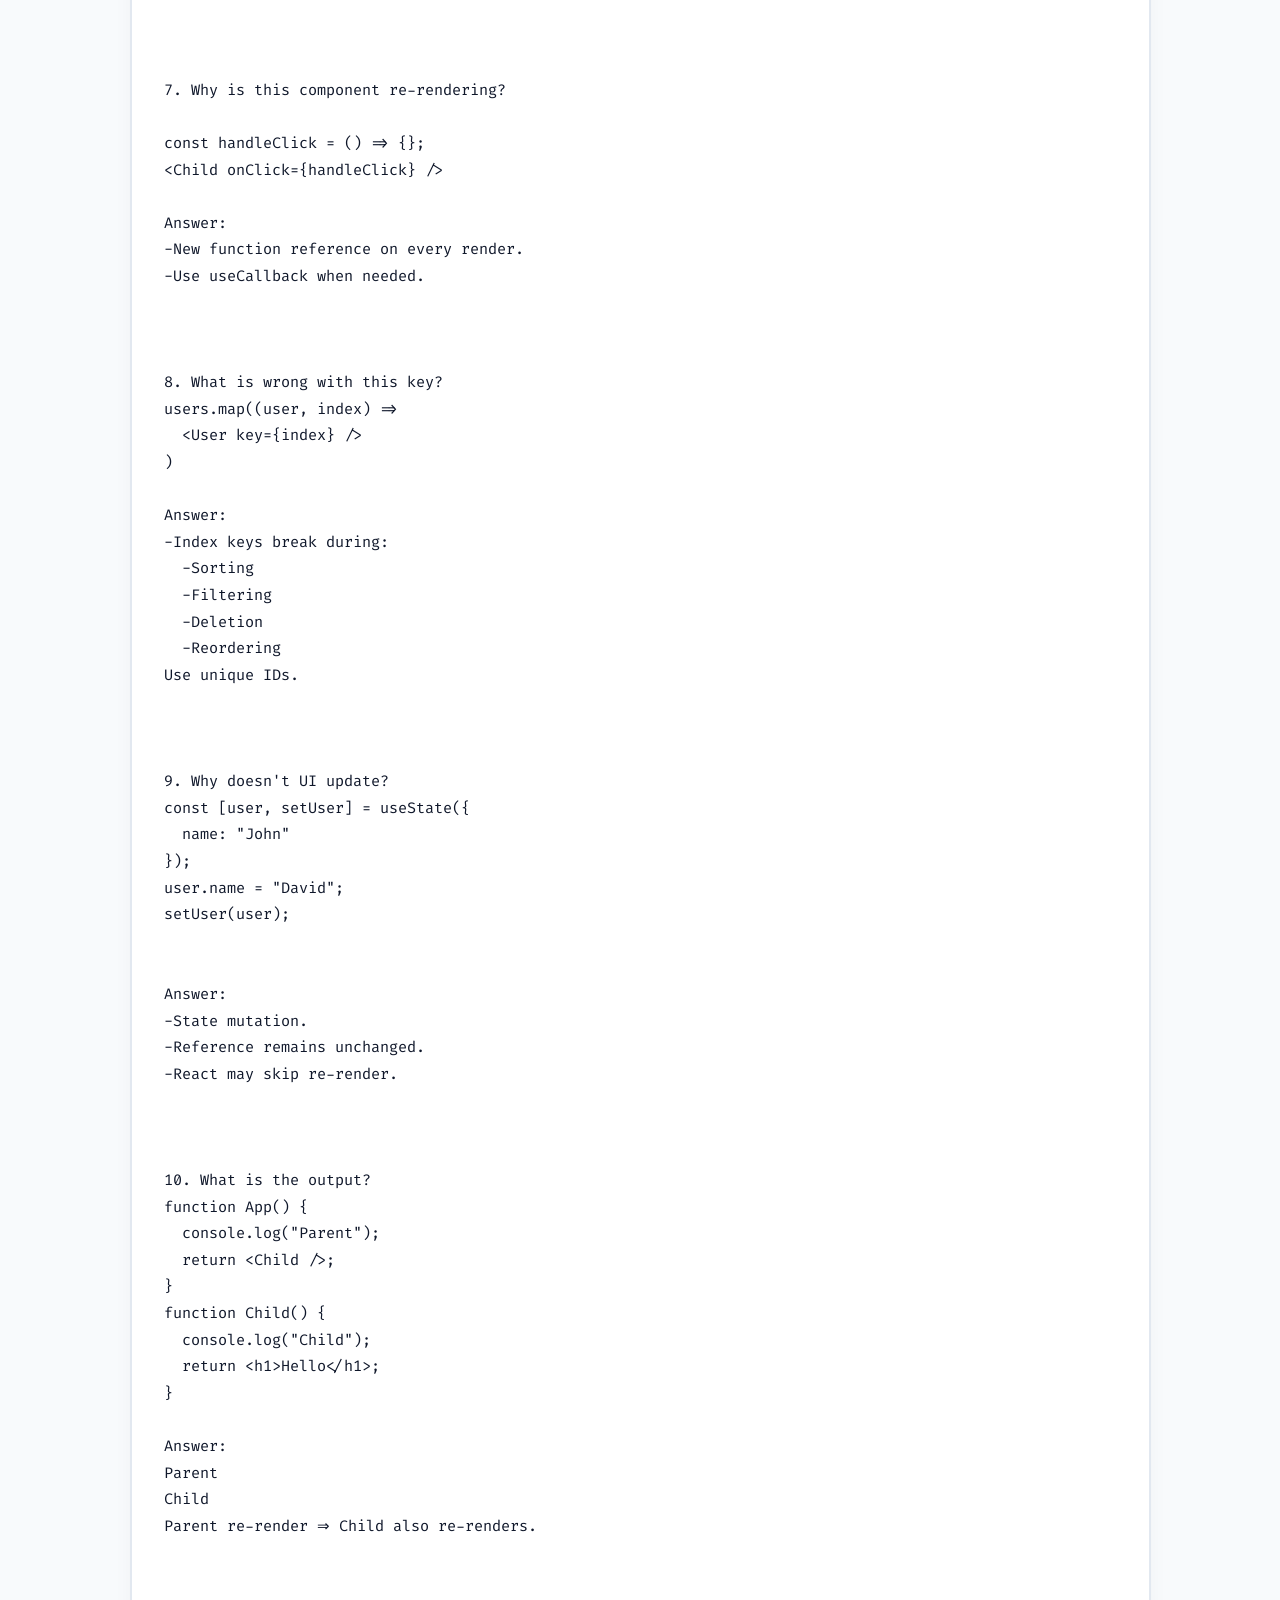
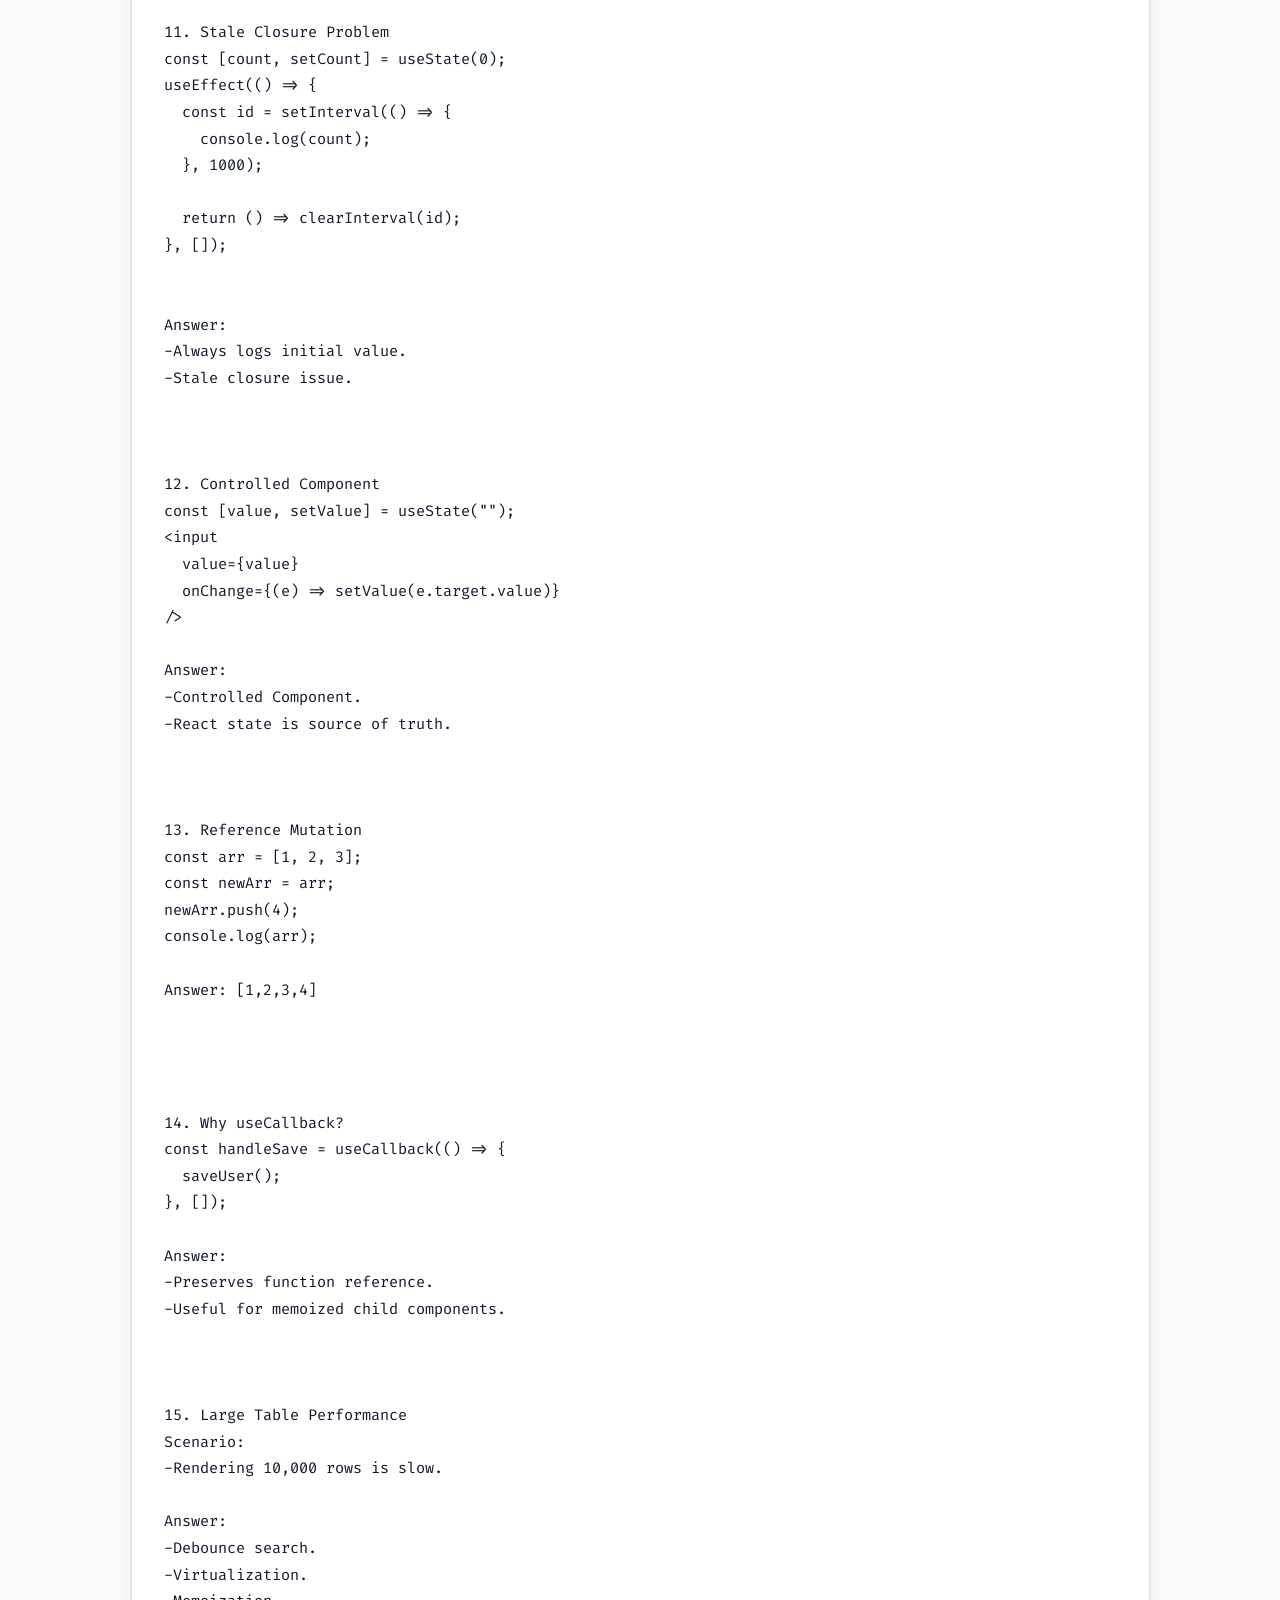
<file: react-interview-questions-notes.html>
<!DOCTYPE html>
<html lang="en" data-bs-theme="light">
<head>
  <meta charset="UTF-8">
  <meta name="viewport" content="width=device-width, initial-scale=1.0">
  <title>React Interview Questions Notes (100% Raw Text) | Frontend Journey</title>
  <meta name="description" content="Full 100% raw untouched interview questions text on a clean white background with no formatting.">
  
  <!-- Google Fonts -->
  <link rel="preconnect" href="https://fonts.googleapis.com">
  <link rel="preconnect" href="https://fonts.gstatic.com" crossorigin>
  <link href="https://fonts.googleapis.com/css2?family=Fira+Code:wght@400;500;600&family=Plus+Jakarta+Sans:wght@400;500;600;700;800&display=swap" rel="stylesheet">
  
  <!-- Bootstrap 5.3 CSS -->
  <link href="https://cdn.jsdelivr.net/npm/bootstrap@5.3.2/dist/css/bootstrap.min.css" rel="stylesheet">
  
  <!-- Custom Bubbly Light Styles -->
  <link rel="stylesheet" href="styles.css">

  <style>
    .raw-card-container {
      background-color: #ffffff;
      border: 2px solid #e2e8f0;
      border-radius: 1.5rem;
      padding: 2rem;
      box-shadow: 0 10px 25px -5px rgba(0, 0, 0, 0.05);
    }
    .raw-text-content {
      background-color: #ffffff;
      color: #0f172a;
      font-family: 'Fira Code', monospace;
      font-size: 0.95rem;
      line-height: 1.75;
      white-space: pre-wrap;
      word-break: break-word;
      border: none;
      margin: 0;
      padding: 0;
    }
    .table-syllabus th {
      background-color: #4f46e5;
      color: #ffffff;
      font-weight: 700;
    }
  </style>
</head>
<body>

  <!-- Base64 Raw text script data container (Guarantees 100% untouched byte-for-byte fidelity) -->
  <script id="raw-data-base64" type="text/plain">CjEuIFdoYXQgaXMgVmlydHVhbCBET00/[base64]/[base64]/[base64]/[base64]/[base64]/[base64]/[base64]/[base64]/Ci1Vc2UgQ29udGV4dCBBUEkuCi1Vc2UgUmVkdXggVG9vbGtpdCBmb3IgbGFyZ2UgYXBwbGljYXRpb25zLgoKCjI5LiBBIGNvbXBvbmVudCBpcyBtYWtpbmcgcmVwZWF0ZWQgQVBJIGNhbGxzIG9uIGV2ZXJ5IHJlbmRlci4gV2hhdCBjb3VsZCBiZSB0aGUgaXNzdWU/[base64]/[base64]/[base64]/[base64]/[base64]/[base64]/[base64]/[base64]/[base64]/[base64]/[base64]/[base64]/[base64]/[base64]/[base64]/[base64]</script>

  <!-- Cool Sleek Non-Repetitive Navbar -->
  <nav class="navbar navbar-expand-lg navbar-custom sticky-top">
    <div class="container">
      <a class="navbar-brand fw-extrabold text-dark d-flex align-items-center gap-2" href="index.html">
        <span class="bubble-pill bubble-primary shadow-sm">⚡ DevJourney</span>
        <span class="fs-6 text-muted fw-bold d-none d-sm-inline">Frontend Hub</span>
      </a>
      
      <button class="navbar-toggler border-0 shadow-none" type="button" data-bs-toggle="collapse" data-bs-target="#navbarNav">
        <span class="navbar-toggler-icon"></span>
      </button>
      
      <div class="collapse navbar-collapse" id="navbarNav">
        <ul class="navbar-nav ms-auto align-items-lg-center gap-lg-1">
          <li class="nav-item"><a class="nav-link px-3" href="index.html#overview">🏠 Home</a></li>
          <li class="nav-item"><a class="nav-link px-3" href="index.html#roadmap">🗺️ Roadmap</a></li>
          <li class="nav-item"><a class="nav-link px-3" href="index.html#projects">💻 Projects</a></li>
          
          <!-- Single Clean Categorized Dropdown -->
          <li class="nav-item dropdown">
            <a class="nav-link dropdown-toggle px-3 active fw-bold" href="#" role="button" data-bs-toggle="dropdown">
              📚 Study Guides &amp; Resources
            </a>
            <ul class="dropdown-menu dropdown-menu-end border-0 shadow-lg rounded-4 p-3 mt-2" style="min-width: 280px;">
              <li><h6 class="dropdown-header text-uppercase text-primary fw-extrabold px-2 mb-1" style="font-size: 0.75rem; letter-spacing: 0.05em;">Core Notes &amp; Code</h6></li>
              <li><a class="dropdown-item rounded-3 py-2 px-2 fw-semibold" href="javascript-notes.html">⚡ JavaScript Notes</a></li>
              <li><a class="dropdown-item rounded-3 py-2 px-2 fw-semibold" href="react-notes.html">⚛️ React.js Complete Notes</a></li>
              <li><a class="dropdown-item rounded-3 py-2 px-2 fw-semibold" href="react-programs.html">💻 React Programs &amp; Examples</a></li>
              <li><a class="dropdown-item rounded-3 py-2 px-2 fw-semibold" href="dsa-practice-code.html">🧠 JS DSA Practice Code</a></li>
              
              <li><hr class="dropdown-divider my-2"></li>
              
              <li><h6 class="dropdown-header text-uppercase text-purple fw-extrabold px-2 mb-1" style="font-size: 0.75rem; letter-spacing: 0.05em;">Syllabus &amp; Guides</h6></li>
              <li><a class="dropdown-item rounded-3 py-2 px-2 fw-semibold" href="dsa-guide.html">🚀 Ultimate DSA Master Handbook</a></li>
              <li><a class="dropdown-item rounded-3 py-2 px-2 fw-semibold" href="react-syllabus.html">📅 37-Session Syllabus</a></li>
              <li><a class="dropdown-item rounded-3 py-2 px-2 fw-semibold active" href="react-interview-questions-notes.html">❓ React Q&amp;A Notes</a></li>
              <li><a class="dropdown-item rounded-3 py-2 px-2 fw-semibold" href="react-interview.html">📘 Top 50 React Interview Guide</a></li>
              <li><a class="dropdown-item rounded-3 py-2 px-2 fw-semibold" href="javascript-interview.html">📙 Top 180 JS Interview Guide</a></li>
            </ul>
          </li>
        </ul>
        
        <div class="ms-lg-3 mt-3 mt-lg-0">
          <a href="index.html#resources" class="btn btn-bubbly-primary btn-sm px-4 py-2 shadow-sm">
            🚀 All Guides
          </a>
        </div>
      </div>
    </div>
  </nav>

  <!-- Page Header -->
  <section class="py-5 bg-white border-bottom">
    <div class="container">
      <div class="row align-items-center g-4">
        <div class="col-lg-9 mx-auto text-center">
          <span class="bubble-pill bubble-purple mb-3">100% Raw React Q&As</span>
          <h1 class="display-5 fw-extrabold text-dark mb-3">React Interview Questions Notes (100% Raw Text)</h1>
          <p class="lead text-muted mb-4">Full 100% raw untouched interview questions text on a clean white background with no formatting.</p>
          
          <div class="d-flex flex-column flex-sm-row justify-content-center gap-3 max-w-lg mx-auto">
            <input type="text" id="resourceSearchInput" class="form-control form-control-bubbly py-3 px-4 shadow-sm" placeholder="Search keywords or code lines...">
            <button id="copyBtn" class="btn btn-bubbly-secondary px-4 fw-bold text-nowrap">
              📋 Copy Raw Text
            </button>
          </div>
        </div>
      </div>
    </div>
  </section>

  <!-- Content Section -->
  <section class="py-5">
    <div class="container">
      <div class="row">
        <div class="col-lg-11 mx-auto">
          <div class="raw-card-container">
            <div id="resource-container">
              <div class="text-center py-5">
                <div class="spinner-border text-primary" role="status"></div>
                <p class="mt-2 text-muted fw-semibold">Loading 100% raw untouched text content...</p>
              </div>
            </div>
          </div>
        </div>
      </div>
    </div>
  </section>

  <!-- Footer -->
  <footer class="py-4 border-top bg-white">
    <div class="container text-center">
      <p class="text-muted mb-2">100% Raw Untouched White Background Study Documentation.</p>
      <div class="d-flex justify-content-center flex-wrap gap-3 text-muted fw-semibold">
        <a href="index.html" class="text-muted text-decoration-none">Home Roadmap</a> &bull; 
        <a href="javascript-notes.html" class="text-muted text-decoration-none">JS Notes</a> &bull; 
        <a href="react-notes.html" class="text-muted text-decoration-none">React Notes</a> &bull; 
        <a href="react-programs.html" class="text-muted text-decoration-none">React Programs</a> &bull; 
        <a href="react-syllabus.html" class="text-muted text-decoration-none">Syllabus</a>
      </div>
    </div>
  </footer>

  <!-- Bootstrap 5 JS Bundle -->
  <script src="https://cdn.jsdelivr.net/npm/bootstrap@5.3.2/dist/js/bootstrap.bundle.min.js"></script>

  <script>
    const IS_SYLLABUS = false;

    function decodeBase64Utf8(b64) {
      try {
        const binStr = atob(b64.trim());
        const bytes = Uint8Array.from(binStr, c => c.charCodeAt(0));
        return new TextDecoder('utf-8').decode(bytes);
      } catch (e) {
        return atob(b64);
      }
    }

    document.addEventListener('DOMContentLoaded', () => {
      const b64Script = document.getElementById('raw-data-base64');
      const RAW_TEXT = b64Script ? decodeBase64Utf8(b64Script.textContent) : '';
      const container = document.getElementById('resource-container');
      const copyBtn = document.getElementById('copyBtn');

      if (IS_SYLLABUS) {
        // Render 37-Session Syllabus Interactive Table
        let lines = RAW_TEXT.split(/\r?\n/).filter(l => l.trim());
        let html = '<div class="table-responsive"><table class="table table-bordered table-striped align-middle table-syllabus rounded-4 overflow-hidden mb-0"><thead><tr>';
        
        let headers = lines[0].split(',').map(h => h.replace(/^"|"$/g, '').trim());
        headers.forEach(h => {
          html += `<th>${escapeHtml(h)}</th>`;
        });
        html += '</tr></thead><tbody>';

        for (let i = 1; i < lines.length; i++) {
          let rowStr = lines[i];
          let cells = [];
          let insideQuote = false;
          let currentCell = '';
          for (let char of rowStr) {
            if (char === '"') {
              insideQuote = !insideQuote;
            } else if (char === ',' && !insideQuote) {
              cells.push(currentCell.trim());
              currentCell = '';
            } else {
              currentCell += char;
            }
          }
          cells.push(currentCell.trim());

          if (cells.length >= 2) {
            html += '<tr class="syllabus-row">';
            cells.forEach((c, idx) => {
              let val = c.replace(/^"|"$/g, '');
              if (idx === 0) {
                html += `<td><span class="bubble-pill bubble-primary">Session ${escapeHtml(val)}</span></td>`;
              } else if (idx === 1) {
                html += `<td class="fw-bold text-dark">${escapeHtml(val)}</td>`;
              } else {
                html += `<td>${escapeHtml(val)}</td>`;
              }
            });
            html += '</tr>';
          }
        }
        html += '</tbody></table></div>';
        container.innerHTML = html;
      } else {
        // Render 100% RAW UNTOUCHED TEXT (NO FORMATTING)
        const preEl = document.createElement('pre');
        preEl.className = 'raw-text-content';
        preEl.textContent = RAW_TEXT;
        container.innerHTML = '';
        container.appendChild(preEl);
      }

      function escapeHtml(str) {
        if (!str) return '';
        return str
          .replace(/&/g, '&amp;')
          .replace(/</g, '&lt;')
          .replace(/>/g, '&gt;')
          .replace(/"/g, '&quot;')
          .replace(/'/g, '&#039;');
      }

      // Copy Button
      if (copyBtn) {
        copyBtn.addEventListener('click', () => {
          navigator.clipboard.writeText(RAW_TEXT).then(() => {
            copyBtn.textContent = '✅ Copied!';
            setTimeout(() => { copyBtn.textContent = '📋 Copy Raw Text'; }, 2000);
          }).catch(err => {
            alert('Copy failed: ' + err);
          });
        });
      }

      // Live Search Filter
      const searchInput = document.getElementById('resourceSearchInput');
      if (searchInput) {
        searchInput.addEventListener('input', (e) => {
          const term = e.target.value.toLowerCase().trim();
          if (IS_SYLLABUS) {
            const rows = container.querySelectorAll('.syllabus-row');
            rows.forEach(r => {
              if (!term || r.textContent.toLowerCase().includes(term)) {
                r.style.display = '';
              } else {
                r.style.display = 'none';
              }
            });
          } else {
            const preEl = container.querySelector('pre');
            if (preEl) {
              if (!term) {
                preEl.textContent = RAW_TEXT;
              } else {
                let lines = RAW_TEXT.split('\n');
                let matches = lines.filter(l => l.toLowerCase().includes(term));
                preEl.textContent = `--- Found ${matches.length} matching lines out of ${lines.length} total lines ---\n\n` + matches.join('\n');
              }
            }
          }
        });
      }
    });
  </script>
</body>
</html>
</file>
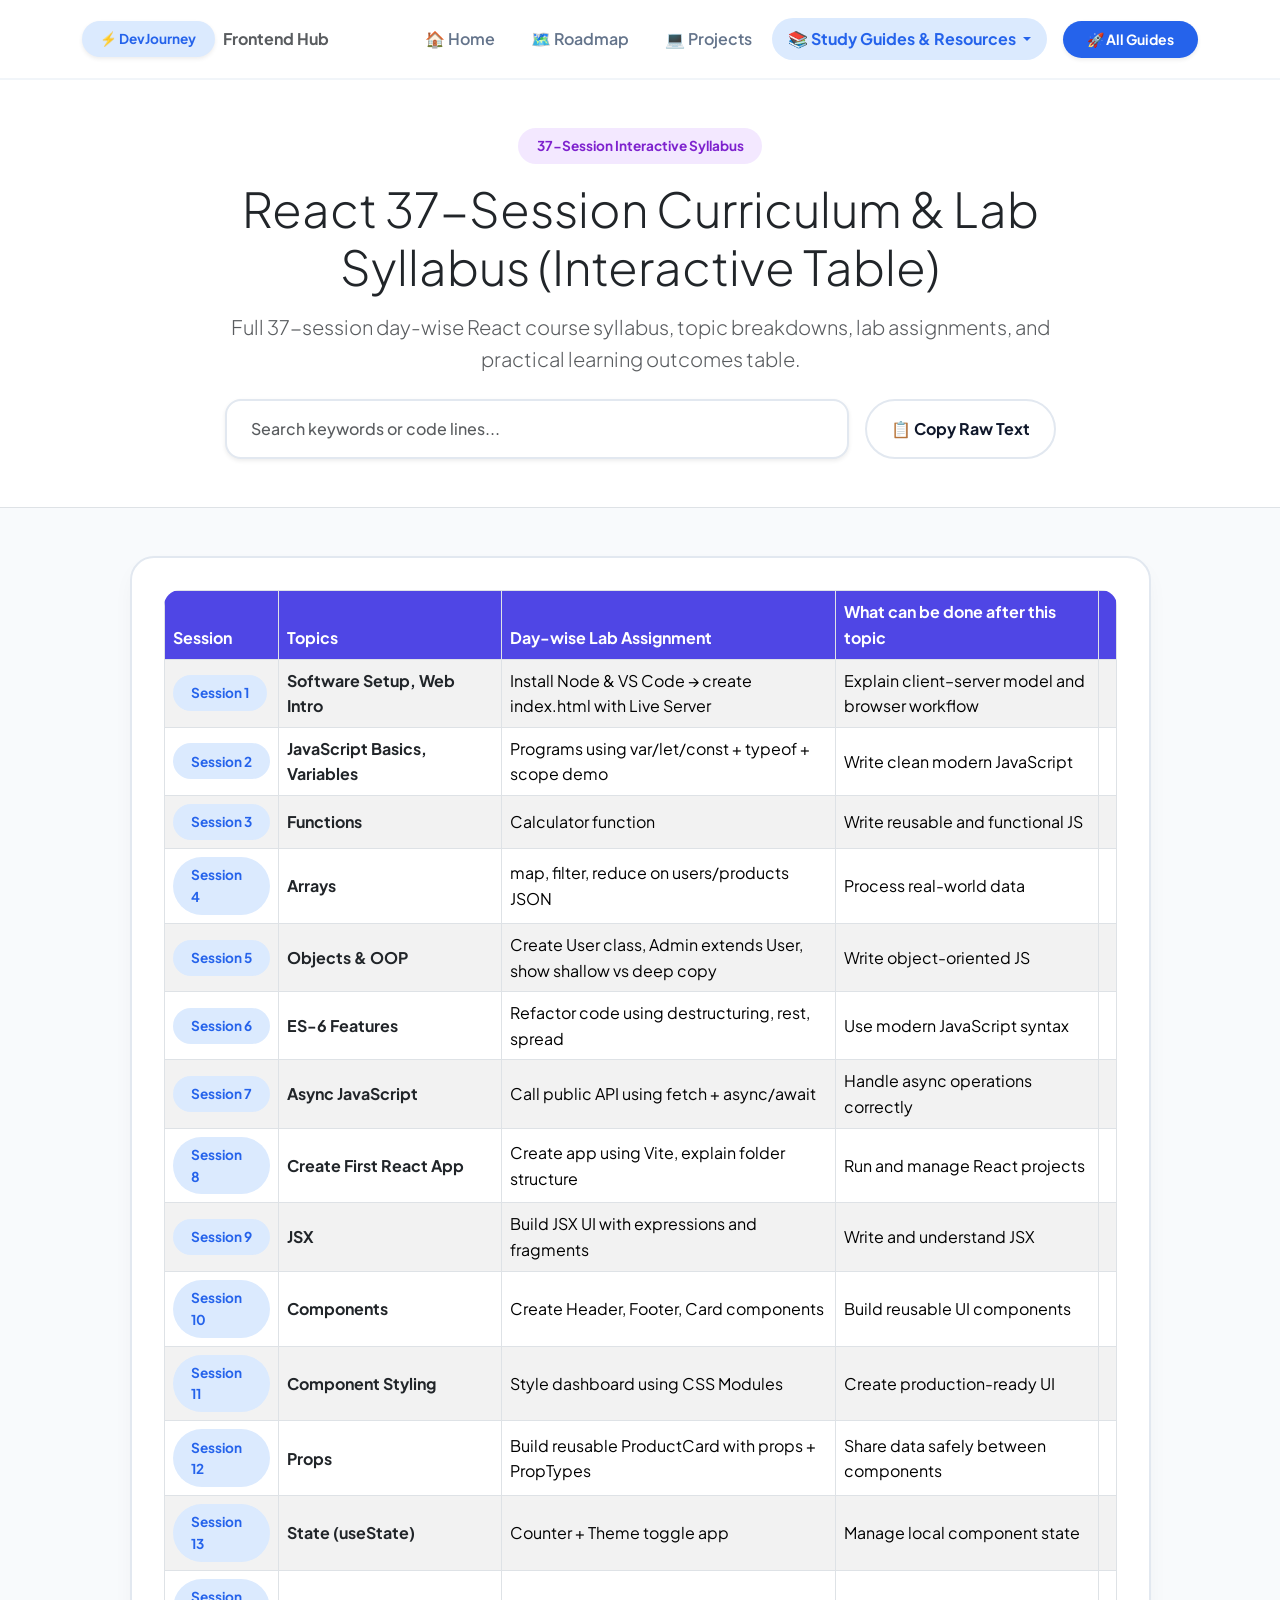
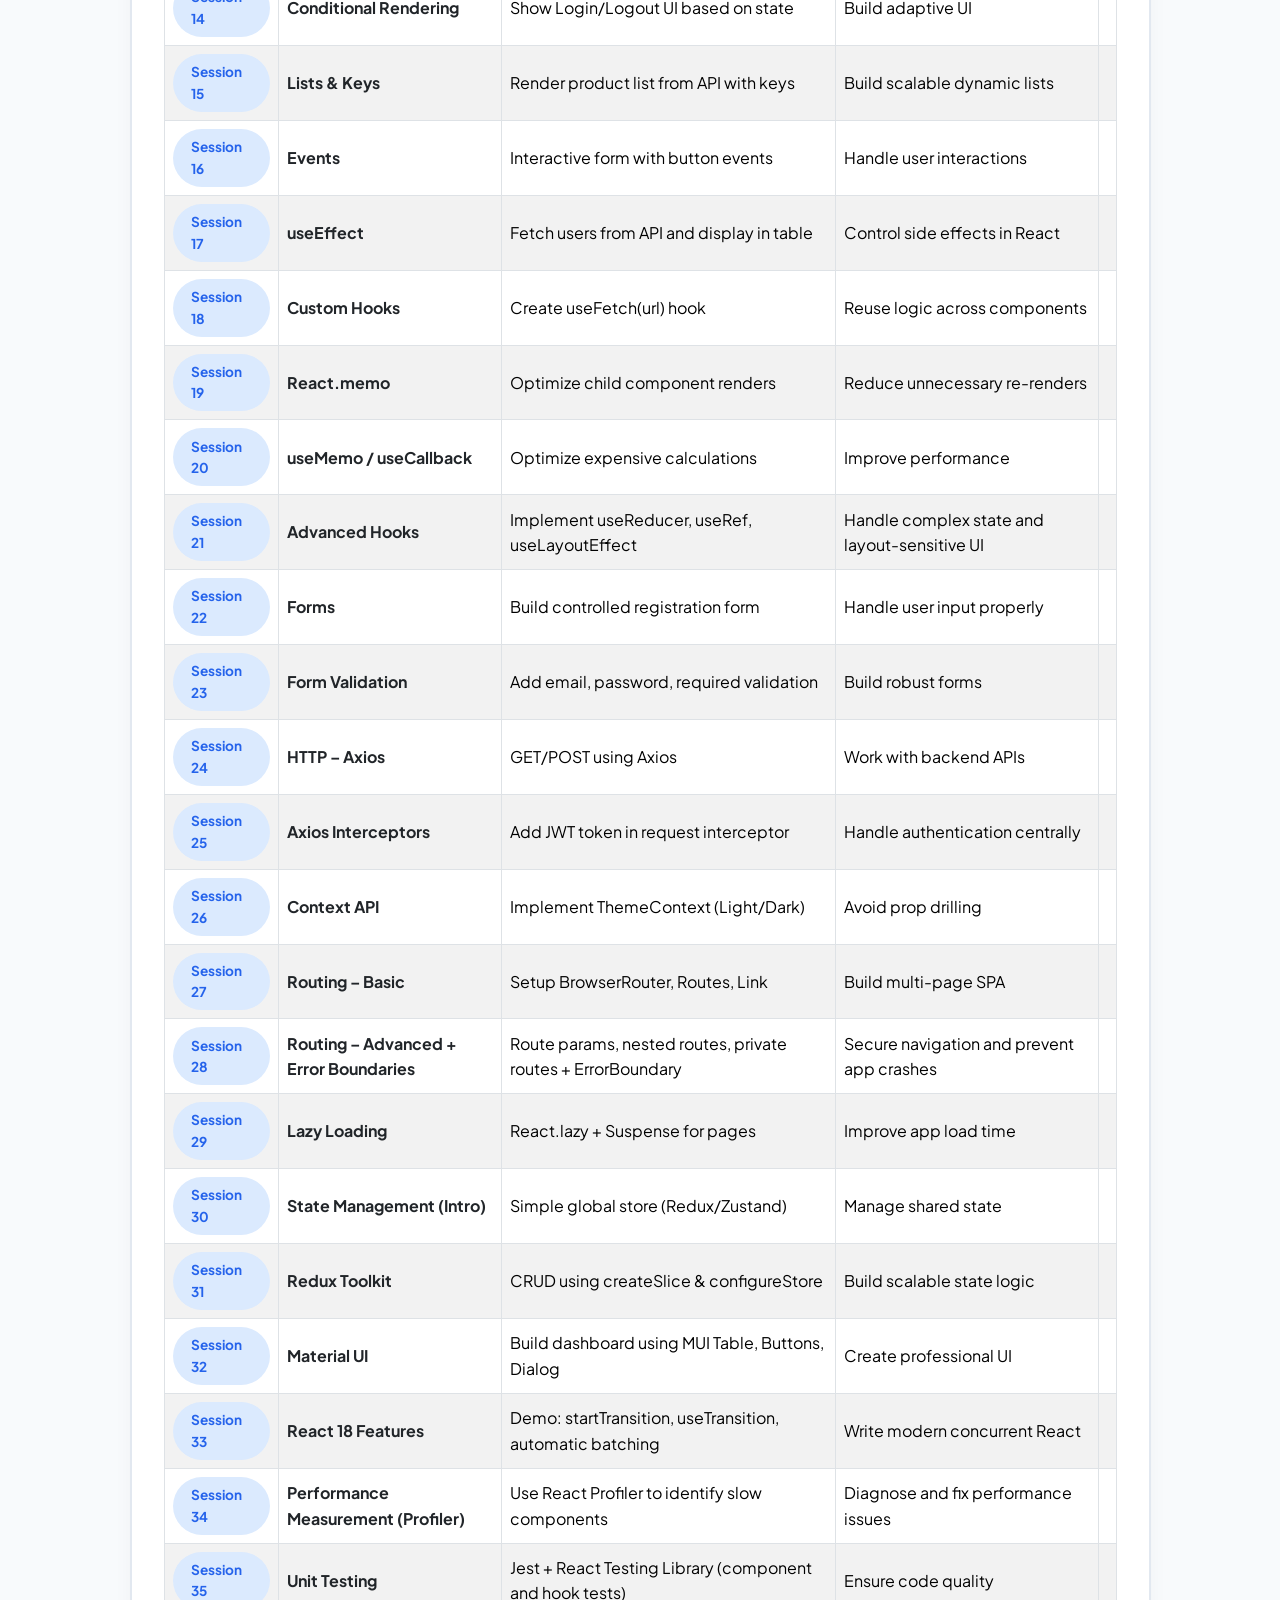
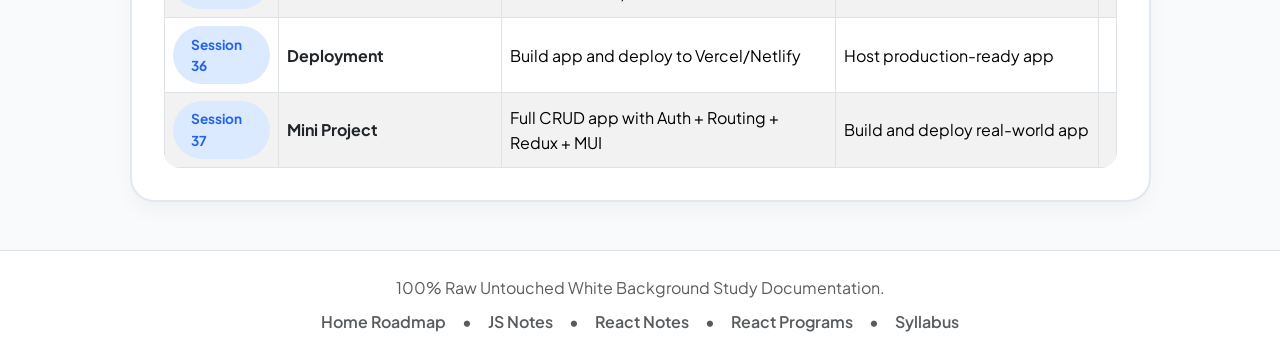
<file: react-syllabus.html>
<!DOCTYPE html>
<html lang="en" data-bs-theme="light">
<head>
  <meta charset="UTF-8">
  <meta name="viewport" content="width=device-width, initial-scale=1.0">
  <title>React 37-Session Curriculum & Lab Syllabus (Interactive Table) | Frontend Journey</title>
  <meta name="description" content="Full 37-session day-wise React course syllabus, topic breakdowns, lab assignments, and practical learning outcomes table.">
  
  <!-- Google Fonts -->
  <link rel="preconnect" href="https://fonts.googleapis.com">
  <link rel="preconnect" href="https://fonts.gstatic.com" crossorigin>
  <link href="https://fonts.googleapis.com/css2?family=Fira+Code:wght@400;500;600&family=Plus+Jakarta+Sans:wght@400;500;600;700;800&display=swap" rel="stylesheet">
  
  <!-- Bootstrap 5.3 CSS -->
  <link href="https://cdn.jsdelivr.net/npm/bootstrap@5.3.2/dist/css/bootstrap.min.css" rel="stylesheet">
  
  <!-- Custom Bubbly Light Styles -->
  <link rel="stylesheet" href="styles.css">

  <style>
    .raw-card-container {
      background-color: #ffffff;
      border: 2px solid #e2e8f0;
      border-radius: 1.5rem;
      padding: 2rem;
      box-shadow: 0 10px 25px -5px rgba(0, 0, 0, 0.05);
    }
    .raw-text-content {
      background-color: #ffffff;
      color: #0f172a;
      font-family: 'Fira Code', monospace;
      font-size: 0.95rem;
      line-height: 1.75;
      white-space: pre-wrap;
      word-break: break-word;
      border: none;
      margin: 0;
      padding: 0;
    }
    .table-syllabus th {
      background-color: #4f46e5;
      color: #ffffff;
      font-weight: 700;
    }
  </style>
</head>
<body>

  <!-- Base64 Raw text script data container (Guarantees 100% untouched byte-for-byte fidelity) -->
  <script id="raw-data-base64" type="text/plain">77u/[base64]</script>

  <!-- Cool Sleek Non-Repetitive Navbar -->
  <nav class="navbar navbar-expand-lg navbar-custom sticky-top">
    <div class="container">
      <a class="navbar-brand fw-extrabold text-dark d-flex align-items-center gap-2" href="index.html">
        <span class="bubble-pill bubble-primary shadow-sm">⚡ DevJourney</span>
        <span class="fs-6 text-muted fw-bold d-none d-sm-inline">Frontend Hub</span>
      </a>
      
      <button class="navbar-toggler border-0 shadow-none" type="button" data-bs-toggle="collapse" data-bs-target="#navbarNav">
        <span class="navbar-toggler-icon"></span>
      </button>
      
      <div class="collapse navbar-collapse" id="navbarNav">
        <ul class="navbar-nav ms-auto align-items-lg-center gap-lg-1">
          <li class="nav-item"><a class="nav-link px-3" href="index.html#overview">🏠 Home</a></li>
          <li class="nav-item"><a class="nav-link px-3" href="index.html#roadmap">🗺️ Roadmap</a></li>
          <li class="nav-item"><a class="nav-link px-3" href="index.html#projects">💻 Projects</a></li>
          
          <!-- Single Clean Categorized Dropdown -->
          <li class="nav-item dropdown">
            <a class="nav-link dropdown-toggle px-3 active fw-bold" href="#" role="button" data-bs-toggle="dropdown">
              📚 Study Guides &amp; Resources
            </a>
            <ul class="dropdown-menu dropdown-menu-end border-0 shadow-lg rounded-4 p-3 mt-2" style="min-width: 280px;">
              <li><h6 class="dropdown-header text-uppercase text-primary fw-extrabold px-2 mb-1" style="font-size: 0.75rem; letter-spacing: 0.05em;">Core Notes &amp; Code</h6></li>
              <li><a class="dropdown-item rounded-3 py-2 px-2 fw-semibold" href="javascript-notes.html">⚡ JavaScript Notes</a></li>
              <li><a class="dropdown-item rounded-3 py-2 px-2 fw-semibold" href="react-notes.html">⚛️ React.js Complete Notes</a></li>
              <li><a class="dropdown-item rounded-3 py-2 px-2 fw-semibold" href="react-programs.html">💻 React Programs &amp; Examples</a></li>
              <li><a class="dropdown-item rounded-3 py-2 px-2 fw-semibold" href="dsa-practice-code.html">🧠 JS DSA Practice Code</a></li>
              
              <li><hr class="dropdown-divider my-2"></li>
              
              <li><h6 class="dropdown-header text-uppercase text-purple fw-extrabold px-2 mb-1" style="font-size: 0.75rem; letter-spacing: 0.05em;">Syllabus &amp; Guides</h6></li>
              <li><a class="dropdown-item rounded-3 py-2 px-2 fw-semibold" href="dsa-guide.html">🚀 Ultimate DSA Master Handbook</a></li>
              <li><a class="dropdown-item rounded-3 py-2 px-2 fw-semibold active" href="react-syllabus.html">📅 37-Session Syllabus</a></li>
              <li><a class="dropdown-item rounded-3 py-2 px-2 fw-semibold" href="react-interview-questions-notes.html">❓ React Q&amp;A Notes</a></li>
              <li><a class="dropdown-item rounded-3 py-2 px-2 fw-semibold" href="react-interview.html">📘 Top 50 React Interview Guide</a></li>
              <li><a class="dropdown-item rounded-3 py-2 px-2 fw-semibold" href="javascript-interview.html">📙 Top 180 JS Interview Guide</a></li>
            </ul>
          </li>
        </ul>
        
        <div class="ms-lg-3 mt-3 mt-lg-0">
          <a href="index.html#resources" class="btn btn-bubbly-primary btn-sm px-4 py-2 shadow-sm">
            🚀 All Guides
          </a>
        </div>
      </div>
    </div>
  </nav>

  <!-- Page Header -->
  <section class="py-5 bg-white border-bottom">
    <div class="container">
      <div class="row align-items-center g-4">
        <div class="col-lg-9 mx-auto text-center">
          <span class="bubble-pill bubble-purple mb-3">37-Session Interactive Syllabus</span>
          <h1 class="display-5 fw-extrabold text-dark mb-3">React 37-Session Curriculum & Lab Syllabus (Interactive Table)</h1>
          <p class="lead text-muted mb-4">Full 37-session day-wise React course syllabus, topic breakdowns, lab assignments, and practical learning outcomes table.</p>
          
          <div class="d-flex flex-column flex-sm-row justify-content-center gap-3 max-w-lg mx-auto">
            <input type="text" id="resourceSearchInput" class="form-control form-control-bubbly py-3 px-4 shadow-sm" placeholder="Search keywords or code lines...">
            <button id="copyBtn" class="btn btn-bubbly-secondary px-4 fw-bold text-nowrap">
              📋 Copy Raw Text
            </button>
          </div>
        </div>
      </div>
    </div>
  </section>

  <!-- Content Section -->
  <section class="py-5">
    <div class="container">
      <div class="row">
        <div class="col-lg-11 mx-auto">
          <div class="raw-card-container">
            <div id="resource-container">
              <div class="text-center py-5">
                <div class="spinner-border text-primary" role="status"></div>
                <p class="mt-2 text-muted fw-semibold">Loading 100% raw untouched text content...</p>
              </div>
            </div>
          </div>
        </div>
      </div>
    </div>
  </section>

  <!-- Footer -->
  <footer class="py-4 border-top bg-white">
    <div class="container text-center">
      <p class="text-muted mb-2">100% Raw Untouched White Background Study Documentation.</p>
      <div class="d-flex justify-content-center flex-wrap gap-3 text-muted fw-semibold">
        <a href="index.html" class="text-muted text-decoration-none">Home Roadmap</a> &bull; 
        <a href="javascript-notes.html" class="text-muted text-decoration-none">JS Notes</a> &bull; 
        <a href="react-notes.html" class="text-muted text-decoration-none">React Notes</a> &bull; 
        <a href="react-programs.html" class="text-muted text-decoration-none">React Programs</a> &bull; 
        <a href="react-syllabus.html" class="text-muted text-decoration-none">Syllabus</a>
      </div>
    </div>
  </footer>

  <!-- Bootstrap 5 JS Bundle -->
  <script src="https://cdn.jsdelivr.net/npm/bootstrap@5.3.2/dist/js/bootstrap.bundle.min.js"></script>

  <script>
    const IS_SYLLABUS = true;

    function decodeBase64Utf8(b64) {
      try {
        const binStr = atob(b64.trim());
        const bytes = Uint8Array.from(binStr, c => c.charCodeAt(0));
        return new TextDecoder('utf-8').decode(bytes);
      } catch (e) {
        return atob(b64);
      }
    }

    document.addEventListener('DOMContentLoaded', () => {
      const b64Script = document.getElementById('raw-data-base64');
      const RAW_TEXT = b64Script ? decodeBase64Utf8(b64Script.textContent) : '';
      const container = document.getElementById('resource-container');
      const copyBtn = document.getElementById('copyBtn');

      if (IS_SYLLABUS) {
        // Render 37-Session Syllabus Interactive Table
        let lines = RAW_TEXT.split(/\r?\n/).filter(l => l.trim());
        let html = '<div class="table-responsive"><table class="table table-bordered table-striped align-middle table-syllabus rounded-4 overflow-hidden mb-0"><thead><tr>';
        
        let headers = lines[0].split(',').map(h => h.replace(/^"|"$/g, '').trim());
        headers.forEach(h => {
          html += `<th>${escapeHtml(h)}</th>`;
        });
        html += '</tr></thead><tbody>';

        for (let i = 1; i < lines.length; i++) {
          let rowStr = lines[i];
          let cells = [];
          let insideQuote = false;
          let currentCell = '';
          for (let char of rowStr) {
            if (char === '"') {
              insideQuote = !insideQuote;
            } else if (char === ',' && !insideQuote) {
              cells.push(currentCell.trim());
              currentCell = '';
            } else {
              currentCell += char;
            }
          }
          cells.push(currentCell.trim());

          if (cells.length >= 2) {
            html += '<tr class="syllabus-row">';
            cells.forEach((c, idx) => {
              let val = c.replace(/^"|"$/g, '');
              if (idx === 0) {
                html += `<td><span class="bubble-pill bubble-primary">Session ${escapeHtml(val)}</span></td>`;
              } else if (idx === 1) {
                html += `<td class="fw-bold text-dark">${escapeHtml(val)}</td>`;
              } else {
                html += `<td>${escapeHtml(val)}</td>`;
              }
            });
            html += '</tr>';
          }
        }
        html += '</tbody></table></div>';
        container.innerHTML = html;
      } else {
        // Render 100% RAW UNTOUCHED TEXT (NO FORMATTING)
        const preEl = document.createElement('pre');
        preEl.className = 'raw-text-content';
        preEl.textContent = RAW_TEXT;
        container.innerHTML = '';
        container.appendChild(preEl);
      }

      function escapeHtml(str) {
        if (!str) return '';
        return str
          .replace(/&/g, '&amp;')
          .replace(/</g, '&lt;')
          .replace(/>/g, '&gt;')
          .replace(/"/g, '&quot;')
          .replace(/'/g, '&#039;');
      }

      // Copy Button
      if (copyBtn) {
        copyBtn.addEventListener('click', () => {
          navigator.clipboard.writeText(RAW_TEXT).then(() => {
            copyBtn.textContent = '✅ Copied!';
            setTimeout(() => { copyBtn.textContent = '📋 Copy Raw Text'; }, 2000);
          }).catch(err => {
            alert('Copy failed: ' + err);
          });
        });
      }

      // Live Search Filter
      const searchInput = document.getElementById('resourceSearchInput');
      if (searchInput) {
        searchInput.addEventListener('input', (e) => {
          const term = e.target.value.toLowerCase().trim();
          if (IS_SYLLABUS) {
            const rows = container.querySelectorAll('.syllabus-row');
            rows.forEach(r => {
              if (!term || r.textContent.toLowerCase().includes(term)) {
                r.style.display = '';
              } else {
                r.style.display = 'none';
              }
            });
          } else {
            const preEl = container.querySelector('pre');
            if (preEl) {
              if (!term) {
                preEl.textContent = RAW_TEXT;
              } else {
                let lines = RAW_TEXT.split('\n');
                let matches = lines.filter(l => l.toLowerCase().includes(term));
                preEl.textContent = `--- Found ${matches.length} matching lines out of ${lines.length} total lines ---\n\n` + matches.join('\n');
              }
            }
          }
        });
      }
    });
  </script>
</body>
</html>
</file>
<file: styles.css>
/* Bubbly Light UI Styling - Frontend Developer Focus */
:root {
  --bg-main: #f8fafc;
  --bg-card: #ffffff;
  --border-light: #e2e8f0;
  
  --primary-color: #2563eb;       /* Royal Blue - Core Frontend */
  --primary-light: #dbeafe;
  
  --secondary-color: #0284c7;     /* Sky Blue - React/Next */
  --secondary-light: #e0f2fe;
  
  --success-color: #059669;       /* Emerald - Web Performance */
  --success-light: #d1fae5;
  
  --purple-color: #7e22ce;        /* Purple - TypeScript & State */
  --purple-light: #f3e8ff;
  
  --coral-color: #ea580c;         /* Coral - Testing & Accessibility */
  --coral-light: #ffedd5;
  
  --pink-color: #db2777;          /* Pink - Design Systems & CSS */
  --pink-light: #fce7f3;
  
  --text-main: #0f172a;
  --text-muted: #64748b;
  
  --bubbly-radius: 1.5rem;
  --bubbly-shadow: 0 10px 25px -5px rgba(0, 0, 0, 0.05), 0 8px 10px -6px rgba(0, 0, 0, 0.01);
  --bubbly-hover-shadow: 0 20px 30px -10px rgba(37, 99, 235, 0.12);
}

body {
  background-color: var(--bg-main);
  color: var(--text-main);
  font-family: 'Plus Jakarta Sans', -apple-system, BlinkMacSystemFont, sans-serif;
  overflow-x: hidden;
  line-height: 1.6;
}

/* Navbar Bubbly Light */
.navbar-custom {
  background: #ffffff;
  border-bottom: 2px solid #f1f5f9;
  padding: 1rem 0;
}

.nav-link {
  color: var(--text-muted) !important;
  font-weight: 600;
  padding: 0.5rem 1rem !important;
  border-radius: 50rem;
  transition: all 0.2s ease;
}

.nav-link:hover, .nav-link.active {
  color: var(--primary-color) !important;
  background-color: var(--primary-light);
}

/* Bubbly Cards */
.bubbly-card {
  background: var(--bg-card);
  border: 2px solid var(--border-light);
  border-radius: var(--bubbly-radius);
  box-shadow: var(--bubbly-shadow);
  transition: all 0.3s cubic-bezier(0.34, 1.56, 0.64, 1);
}

.bubbly-card:hover {
  transform: translateY(-5px);
  border-color: #cbd5e1;
  box-shadow: var(--bubbly-hover-shadow);
}

/* Bubbly Badges */
.bubble-pill {
  padding: 0.45rem 1.15rem;
  border-radius: 50rem;
  font-weight: 700;
  font-size: 0.85rem;
  display: inline-block;
}

.bubble-primary { background-color: var(--primary-light); color: var(--primary-color); }
.bubble-purple { background-color: var(--purple-light); color: var(--purple-color); }
.bubble-success { background-color: var(--success-light); color: var(--success-color); }
.bubble-coral { background-color: var(--coral-light); color: var(--coral-color); }
.bubble-sky { background-color: var(--secondary-light); color: var(--secondary-color); }
.bubble-pink { background-color: var(--pink-light); color: var(--pink-color); }

/* Bubbly Buttons */
.btn-bubbly-primary {
  background-color: var(--primary-color);
  color: #ffffff;
  font-weight: 700;
  border-radius: 50rem;
  padding: 0.75rem 1.75rem;
  border: none;
  transition: all 0.25s cubic-bezier(0.34, 1.56, 0.64, 1);
  box-shadow: 0 4px 14px rgba(37, 99, 235, 0.3);
}

.btn-bubbly-primary:hover {
  background-color: #1d4ed8;
  color: #ffffff;
  transform: scale(1.03);
  box-shadow: 0 6px 20px rgba(37, 99, 235, 0.4);
}

.btn-bubbly-secondary {
  background-color: #ffffff;
  color: var(--text-main);
  font-weight: 700;
  border-radius: 50rem;
  padding: 0.75rem 1.75rem;
  border: 2px solid var(--border-light);
  transition: all 0.25s ease;
}

.btn-bubbly-secondary:hover {
  background-color: #f1f5f9;
  color: var(--primary-color);
  border-color: #cbd5e1;
}

/* Filter Pill Controls & Responsive Touch Scroll */
.filter-pills-wrapper {
  display: inline-flex;
  max-width: 100%;
  overflow-x: auto;
  white-space: nowrap;
  -webkit-overflow-scrolling: touch;
  scrollbar-width: none;
}

.filter-pills-wrapper::-webkit-scrollbar {
  display: none;
}

.btn-pill-custom {
  background: #ffffff;
  color: var(--text-muted);
  border: 2px solid var(--border-light);
  border-radius: 50rem;
  padding: 0.5rem 1.25rem;
  font-weight: 600;
  white-space: nowrap;
  flex-shrink: 0;
  transition: all 0.25s ease;
}

.btn-pill-custom:hover, .btn-pill-custom.active {
  background: var(--primary-color);
  color: #ffffff;
  border-color: var(--primary-color);
  box-shadow: 0 4px 12px rgba(37, 99, 235, 0.25);
}

@media (max-width: 576px) {
  .btn-pill-custom {
    padding: 0.45rem 1rem;
    font-size: 0.85rem;
  }
}

/* Section Box Highlights */
.learn-box {
  background-color: #f0f9ff;
  border: 2px solid #bae6fd;
  border-radius: 1.25rem;
  padding: 1rem 1.25rem;
}

.apply-box {
  background-color: #ecfdf5;
  border: 2px solid #a7f3d0;
  border-radius: 1.25rem;
  padding: 1rem 1.25rem;
}

/* Bubbly Timeline */
.timeline-container {
  position: relative;
  padding-left: 2.5rem;
}

.timeline-container::before {
  content: '';
  position: absolute;
  left: 0.9rem;
  top: 0;
  bottom: 0;
  width: 4px;
  background: #e2e8f0;
  border-radius: 4px;
}

.timeline-item {
  position: relative;
  margin-bottom: 2rem;
}

.timeline-dot {
  position: absolute;
  left: -2.5rem;
  top: 0.5rem;
  width: 1.5rem;
  height: 1.5rem;
  border-radius: 50%;
  background: #ffffff;
  border: 4px solid var(--primary-color);
  box-shadow: 0 0 0 4px var(--primary-light);
}

.timeline-item.year-2 .timeline-dot {
  border-color: var(--purple-color);
  box-shadow: 0 0 0 4px var(--purple-light);
}

/* Code Block Light */
.code-block {
  font-family: 'Fira Code', monospace;
  background: #0f172a;
  border-radius: 1rem;
  padding: 1rem 1.25rem;
  color: #f8fafc;
  font-size: 0.85rem;
}

/* Form Controls Bubbly */
.form-control-bubbly, .form-select-bubbly {
  background-color: #ffffff;
  border: 2px solid var(--border-light);
  border-radius: 1rem;
  padding: 0.75rem 1rem;
  color: var(--text-main);
  font-weight: 500;
}

.form-control-bubbly:focus, .form-select-bubbly:focus {
  border-color: var(--primary-color);
  box-shadow: 0 0 0 4px var(--primary-light);
}

/* Animated Smile & Motivating Quote Styles */
.smile-animated-icon {
  font-size: 3.5rem;
  display: inline-block;
  animation: smileBounce 2.5s infinite cubic-bezier(0.34, 1.56, 0.64, 1);
  transform-origin: center bottom;
}

@keyframes smileBounce {
  0%, 100% { transform: translateY(0) scale(1) rotate(0deg); }
  30% { transform: translateY(-12px) scale(1.1) rotate(-6deg); }
  50% { transform: translateY(0) scale(0.95) rotate(4deg); }
  70% { transform: translateY(-6px) scale(1.04) rotate(-2deg); }
}

.quote-box {
  transition: opacity 0.4s ease-in-out, transform 0.4s ease-in-out;
  min-height: 90px;
}
.quote-fade-out {
  opacity: 0;
  transform: translateY(10px);
}
.quote-fade-in {
  opacity: 1;
  transform: translateY(0);
}
</file>
